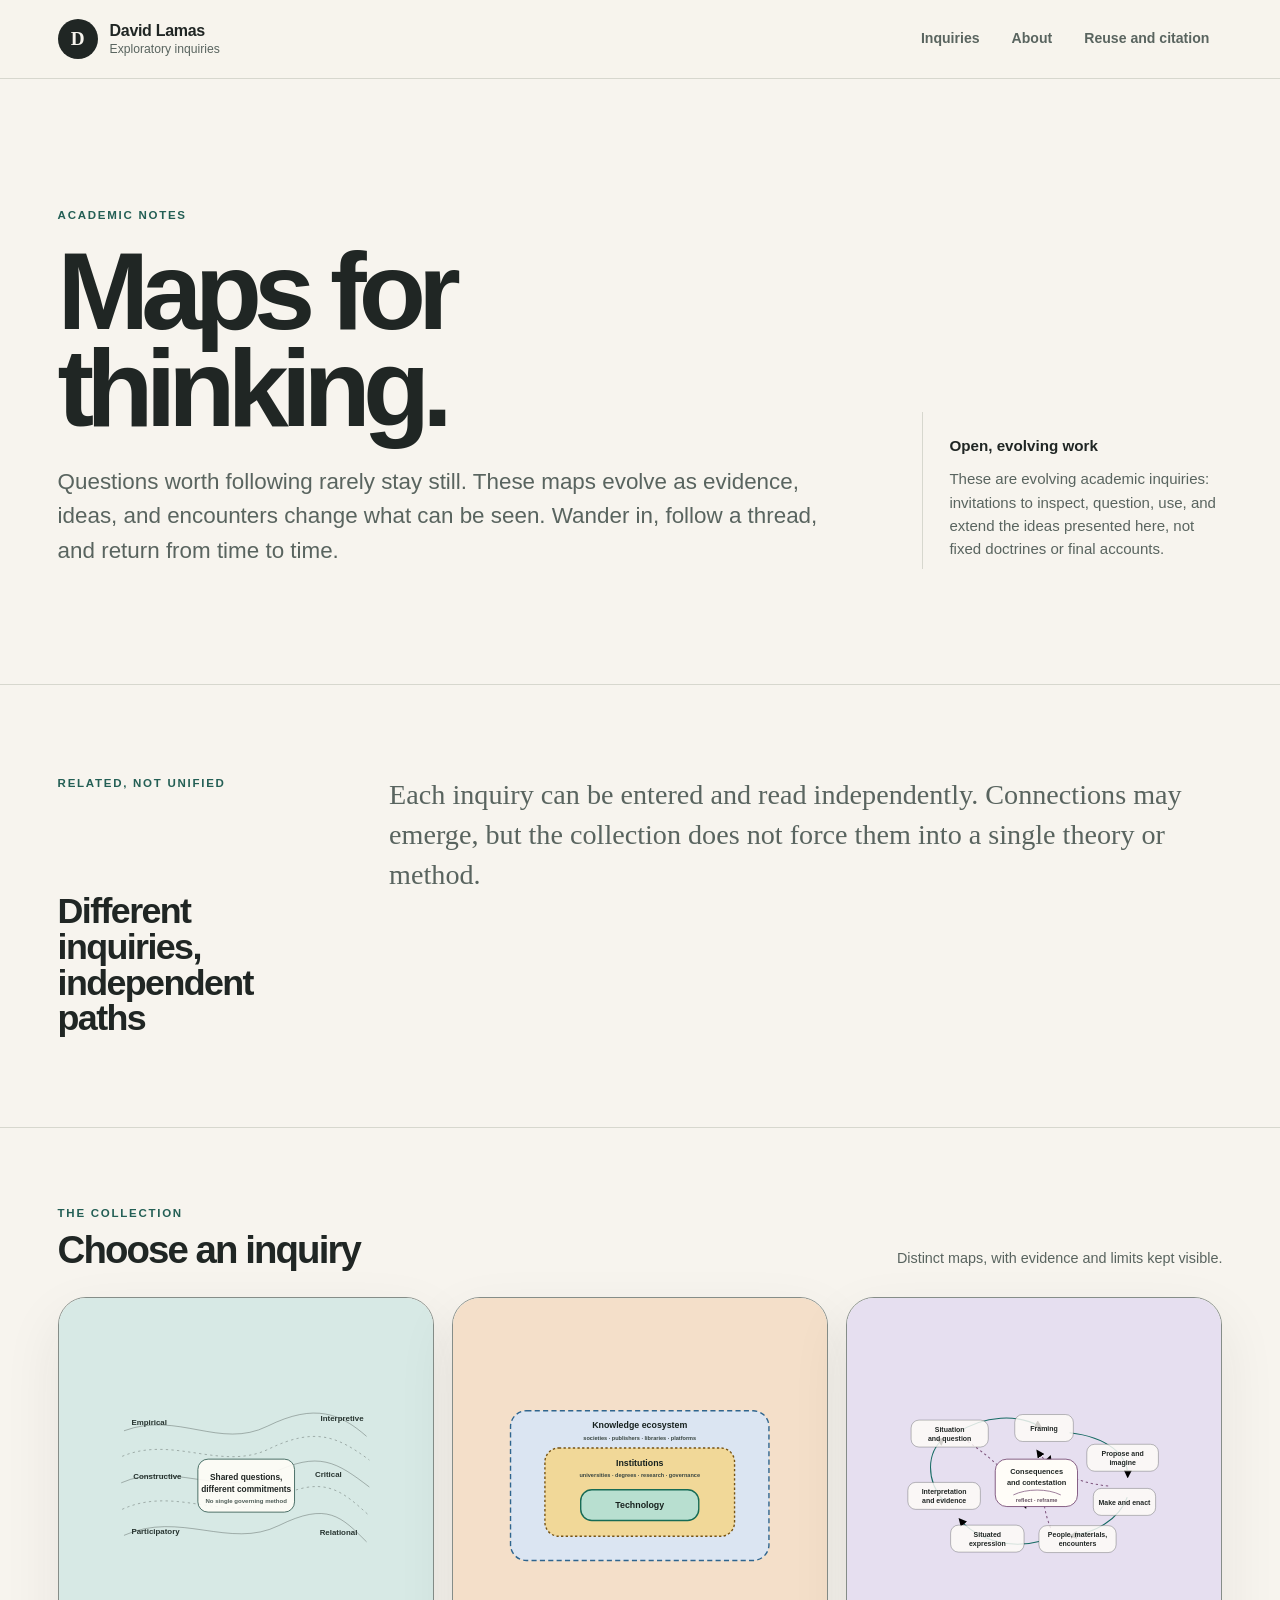
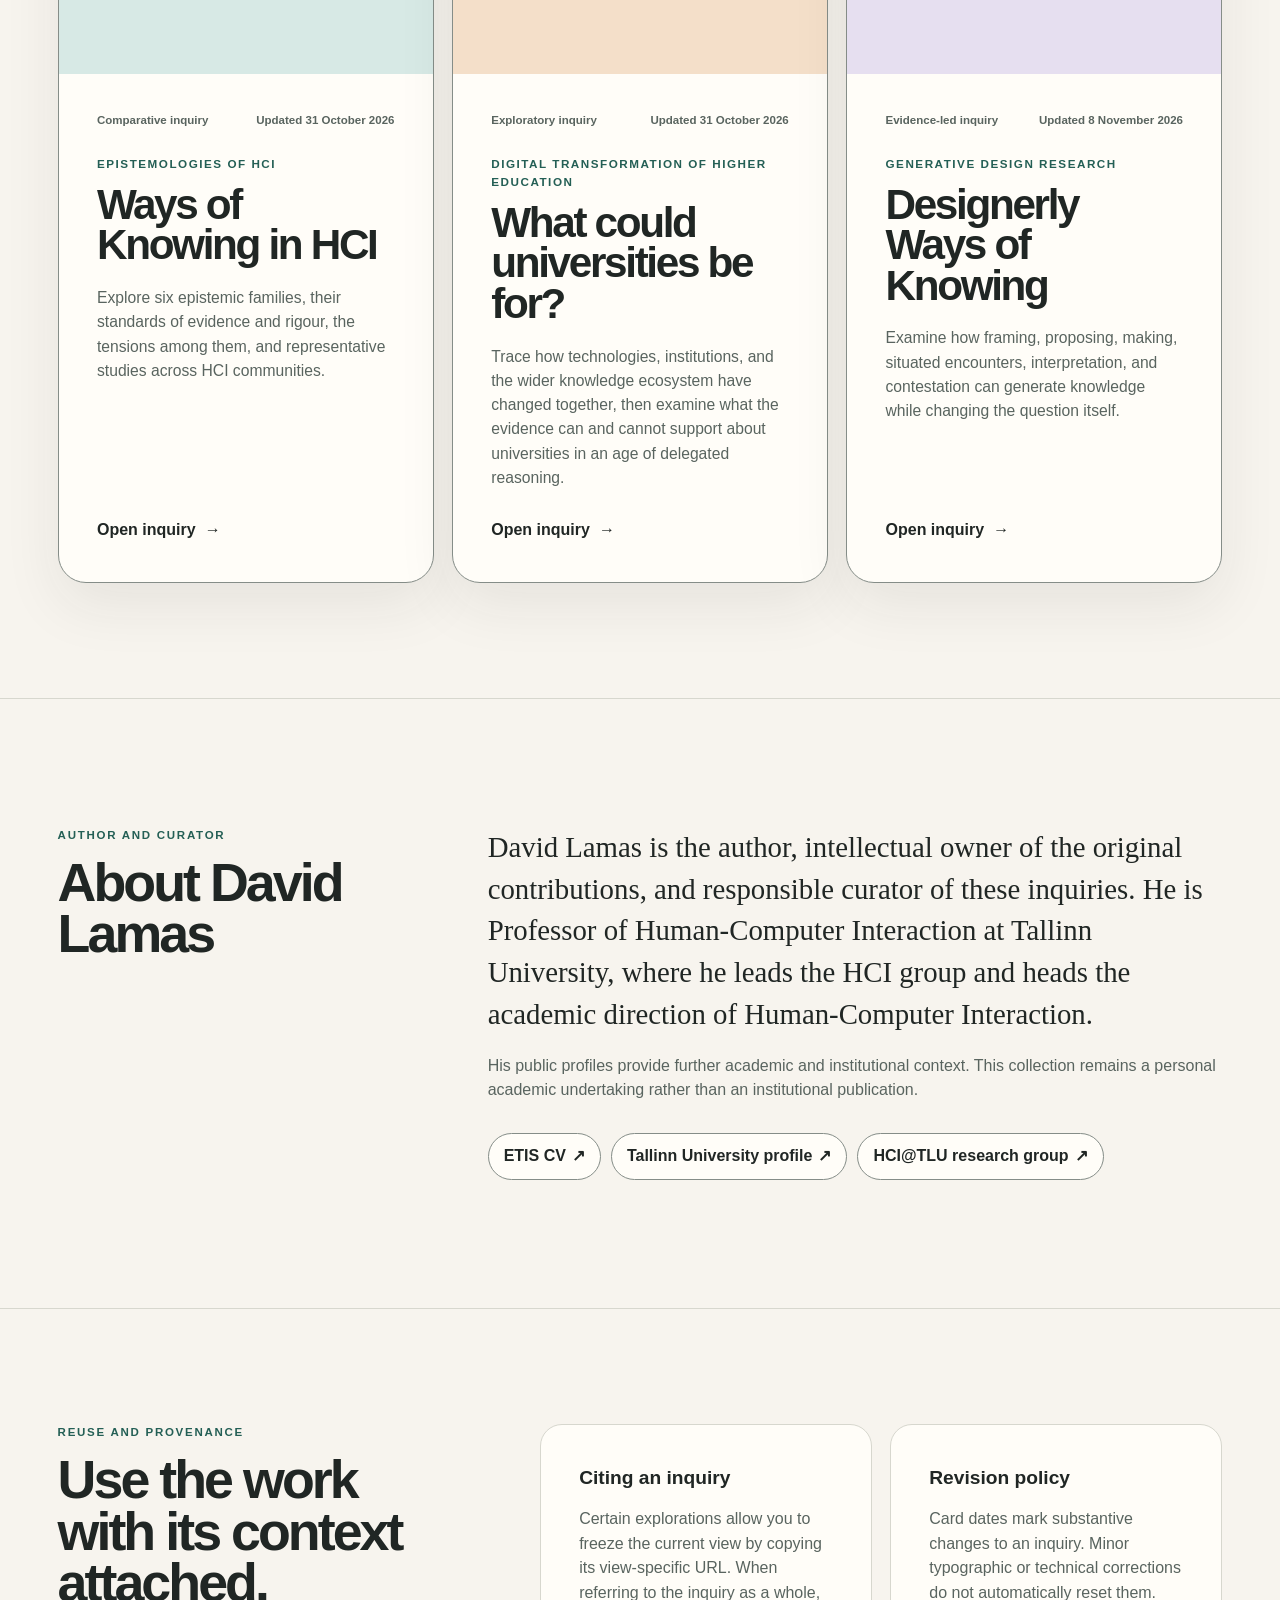
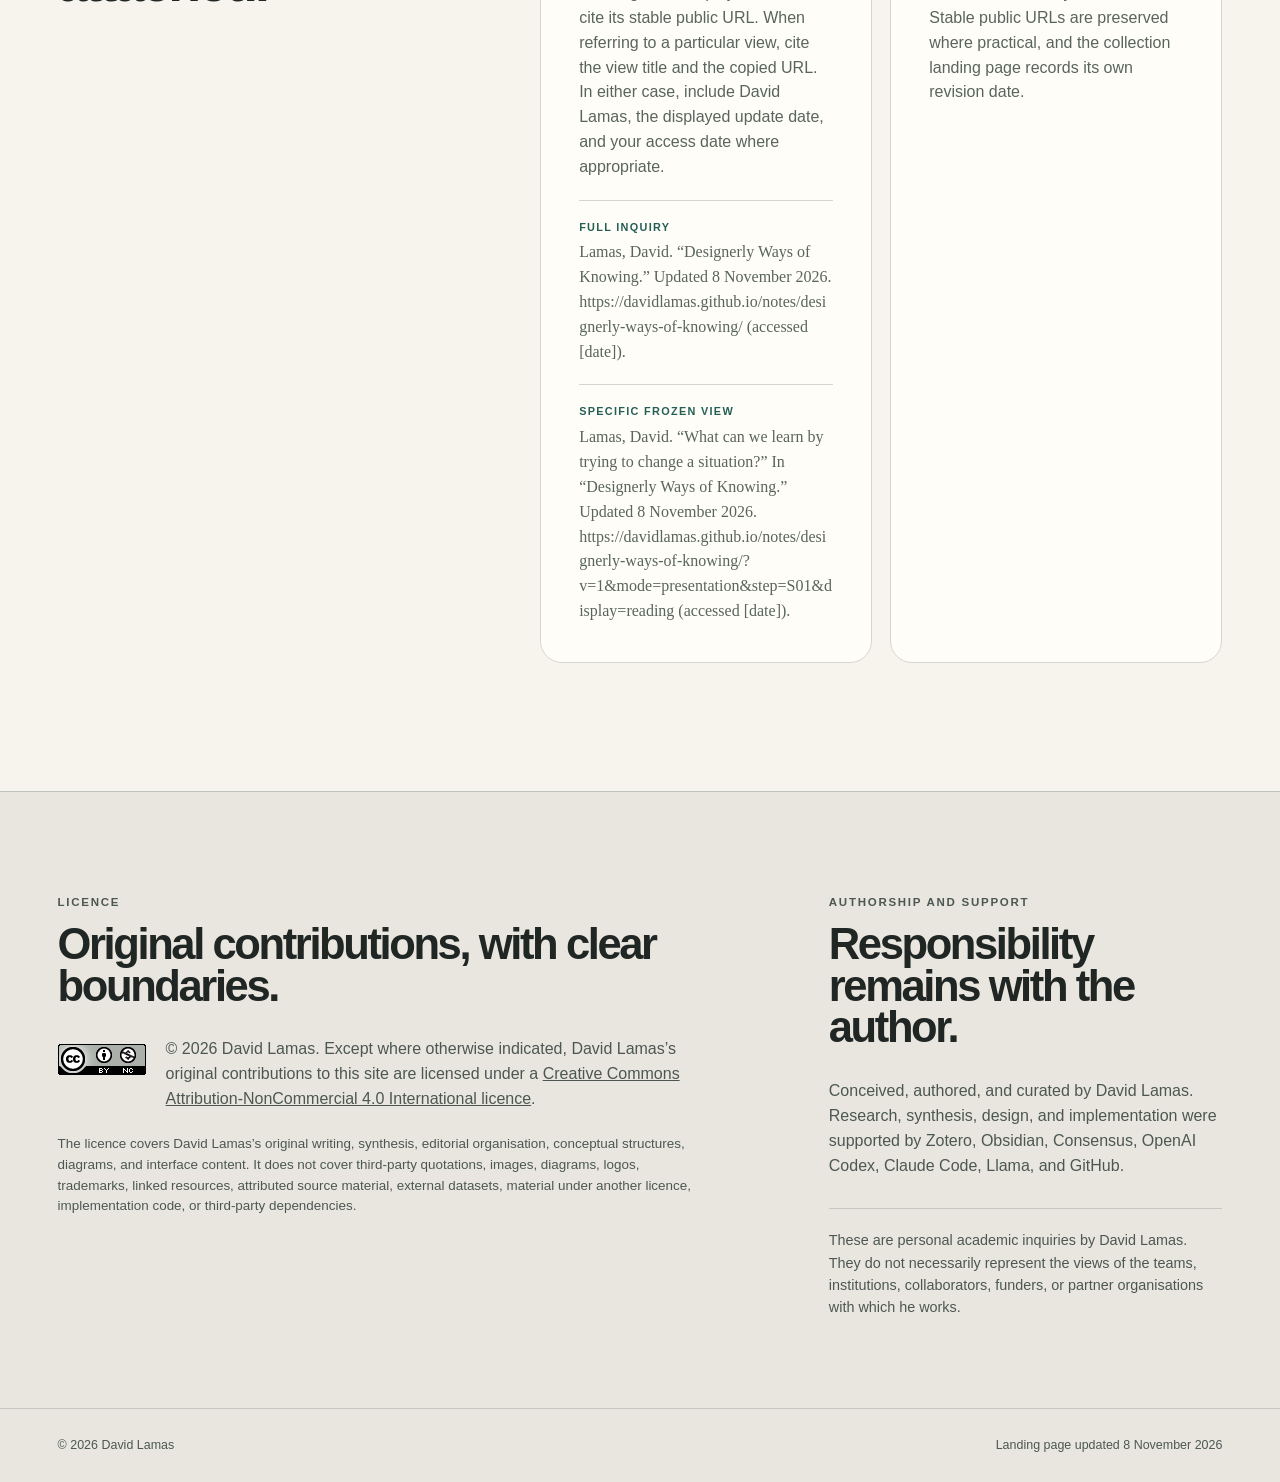
<file: index.html>
<!doctype html>
<html lang="en" prefix="cc: https://creativecommons.org/ns# dcterms: https://purl.org/dc/terms/">
<head>
  <meta charset="utf-8">
  <meta name="viewport" content="width=device-width, initial-scale=1">
  <meta name="description" content="Evolving academic inquiries by David Lamas, developed as open maps for thinking.">
  <meta name="author" content="David Lamas">
  <meta name="dcterms.creator" content="David Lamas">
  <meta name="dcterms.license" content="https://creativecommons.org/licenses/by-nc/4.0/">
  <meta name="theme-color" content="#f7f4ee">
  <link rel="canonical" href="https://davidlamas.github.io/notes/">
  <link rel="license" href="https://creativecommons.org/licenses/by-nc/4.0/">
  <link rel="icon" href="assets/site-mark.svg" type="image/svg+xml">
  <meta property="og:type" content="website">
  <meta property="og:site_name" content="David Lamas · Maps for thinking">
  <meta property="og:title" content="Maps for thinking · David Lamas">
  <meta property="og:description" content="Evolving academic inquiries, with evidence and limits kept visible.">
  <meta property="og:url" content="https://davidlamas.github.io/notes/">
  <meta property="og:image" content="https://davidlamas.github.io/notes/assets/notes-collection-social.png">
  <meta property="og:image:width" content="1200">
  <meta property="og:image:height" content="630">
  <meta property="og:image:alt" content="Maps for thinking by David Lamas, an evolving collection of academic inquiries.">
  <meta name="twitter:card" content="summary_large_image">
  <meta name="twitter:title" content="Maps for thinking · David Lamas">
  <meta name="twitter:description" content="Evolving academic inquiries, with evidence and limits kept visible.">
  <meta name="twitter:image" content="https://davidlamas.github.io/notes/assets/notes-collection-social.png">
  <title>Maps for thinking · David Lamas</title>
  <link rel="stylesheet" href="assets/landing.css?v=1">
  <script type="application/ld+json">
  {
    "@context": "https://schema.org",
    "@type": "CollectionPage",
    "name": "Maps for thinking by David Lamas",
    "description": "Evolving academic inquiries developed as open maps for thinking.",
    "url": "https://davidlamas.github.io/notes/",
    "dateModified": "2026-11-08",
    "license": "https://creativecommons.org/licenses/by-nc/4.0/",
    "author": {
      "@type": "Person",
      "name": "David Lamas",
      "jobTitle": "Professor of Human-Computer Interaction",
      "url": "https://www.tlu.ee/en/node/106045",
      "sameAs": [
        "https://www.etis.ee/CV/David%20Ribeiro_Lamas/",
        "https://www.tlu.ee/en/node/106045"
      ],
      "affiliation": {
        "@type": "Organization",
        "name": "Tallinn University",
        "url": "https://www.tlu.ee/"
      }
    },
    "hasPart": [
      {
        "@type": "CreativeWork",
        "name": "Ways of Knowing in HCI",
        "url": "https://davidlamas.github.io/notes/ways-of-knowing-in-hci/",
        "dateModified": "2026-10-31"
      },
      {
        "@type": "CreativeWork",
        "name": "Digital Transformation of Higher Education",
        "alternateName": "What could universities be for?",
        "url": "https://davidlamas.github.io/notes/digital-transformation-of-higher-education/",
        "dateModified": "2026-10-31"
      },
      {
        "@type": "CreativeWork",
        "name": "Designerly Ways of Knowing",
        "url": "https://davidlamas.github.io/notes/designerly-ways-of-knowing/",
        "dateModified": "2026-11-08"
      }
    ]
  }
  </script>
</head>
<body about="https://davidlamas.github.io/notes/" typeof="cc:Work">
  <a class="skip-link" href="#main">Skip to main content</a>

  <header class="site-header">
    <div class="site-shell header-inner">
      <a class="identity" href="#top" aria-label="David Lamas academic inquiries, page top">
        <span class="identity-mark" aria-hidden="true">D</span>
        <span>David Lamas <small>Exploratory inquiries</small></span>
      </a>
      <nav class="page-nav" aria-label="On this page">
        <a href="#inquiries">Inquiries</a>
        <a href="#about">About</a>
        <a href="#reuse">Reuse and citation</a>
      </nav>
    </div>
  </header>

  <main id="main" tabindex="-1">
    <section class="hero site-shell" id="top" aria-labelledby="page-title">
      <div class="hero-copy">
        <p class="eyebrow">Academic notes</p>
        <h1 id="page-title">Maps for thinking.</h1>
        <p class="standfirst">Questions worth following rarely stay still. These maps evolve as evidence, ideas, and encounters change what can be seen. Wander in, follow a thread, and return from time to time.</p>
      </div>
      <aside class="inquiry-note" aria-labelledby="inquiry-note-title">
        <h2 id="inquiry-note-title">Open, evolving work</h2>
        <p>These are evolving academic inquiries: invitations to inspect, question, use, and extend the ideas presented here, not fixed doctrines or final accounts.</p>
      </aside>
    </section>

    <section class="relationship site-shell" aria-labelledby="relationship-title">
      <p class="eyebrow">Related, not unified</p>
      <h2 id="relationship-title">Different inquiries, independent paths</h2>
      <p>Each inquiry can be entered and read independently. Connections may emerge, but the collection does not force them into a single theory or method.</p>
    </section>

    <section class="inquiries site-shell" id="inquiries" aria-labelledby="inquiries-title">
      <div class="section-heading">
        <div>
          <p class="eyebrow">The collection</p>
          <h2 id="inquiries-title">Choose an inquiry</h2>
        </div>
        <p>Distinct maps, with evidence and limits kept visible.</p>
      </div>

      <div class="card-grid">
        <a class="inquiry-card inquiry-card-hci" href="ways-of-knowing-in-hci/">
          <span class="card-visual">
            <span class="visually-hidden">Diagram: six distinct HCI traditions remain separate while addressing shared questions about evidence, explanation, design, values, participation, and power.</span>
            <svg viewBox="0 0 640 390" aria-hidden="true" focusable="false">
              <path class="hci-thread thread-1" d="M58 77 C174 34 264 118 367 67 S525 41 580 89"></path>
              <path class="hci-thread thread-2" d="M54 132 C163 86 269 165 370 116 S520 91 586 140"></path>
              <path class="hci-thread thread-3" d="M52 189 C159 141 270 222 374 170 S516 145 586 198"></path>
              <path class="hci-thread thread-4" d="M54 246 C170 193 275 278 381 224 S526 205 584 258"></path>
              <path class="hci-thread thread-5" d="M58 302 C177 248 286 333 391 281 S526 262 580 316"></path>
              <g class="hci-labels">
                <text x="74" y="64">Empirical</text>
                <text x="481" y="57">Interpretive</text>
                <text x="78" y="180">Constructive</text>
                <text x="469" y="177">Critical</text>
                <text x="74" y="298">Participatory</text>
                <text x="479" y="301">Relational</text>
              </g>
              <g class="hci-centre">
                <rect x="217" y="138" width="208" height="114" rx="22"></rect>
                <text x="321" y="182">Shared questions,</text>
                <text x="321" y="209">different commitments</text>
                <text class="hci-small" x="321" y="232">No single governing method</text>
              </g>
            </svg>
          </span>
          <span class="card-body">
            <span class="card-meta"><span>Comparative inquiry</span><time datetime="2026-10-31">Updated 31 October 2026</time></span>
            <span class="card-subject">Epistemologies of HCI</span>
            <span class="card-title" role="heading" aria-level="3">Ways of Knowing in HCI</span>
            <span class="card-description">Explore six epistemic families, their standards of evidence and rigour, the tensions among them, and representative studies across HCI communities.</span>
            <span class="card-action">Open inquiry <span aria-hidden="true">→</span></span>
          </span>
        </a>

        <a class="inquiry-card inquiry-card-higher-ed" href="digital-transformation-of-higher-education/">
          <span class="card-visual">
            <span class="visually-hidden">Diagram: technology sits within institutions, and institutions sit within a wider knowledge ecosystem.</span>
            <svg viewBox="0 0 640 390" aria-hidden="true" focusable="false">
              <rect class="ecosystem" x="42" y="34" width="556" height="322" rx="34"></rect>
              <text class="diagram-title" x="320" y="72">Knowledge ecosystem</text>
              <text class="diagram-note" x="320" y="96">societies · publishers · libraries · platforms</text>
              <rect class="institutions" x="116" y="114" width="408" height="190" rx="30"></rect>
              <text class="diagram-title" x="320" y="153">Institutions</text>
              <text class="diagram-note" x="320" y="177">universities · degrees · research · governance</text>
              <rect class="technology" x="193" y="204" width="254" height="66" rx="24"></rect>
              <text class="diagram-title" x="320" y="244">Technology</text>
            </svg>
          </span>
          <span class="card-body">
            <span class="card-meta"><span>Exploratory inquiry</span><time datetime="2026-10-31">Updated 31 October 2026</time></span>
            <span class="card-subject">Digital Transformation of Higher Education</span>
            <span class="card-title" role="heading" aria-level="3">What could universities be for?</span>
            <span class="card-description">Trace how technologies, institutions, and the wider knowledge ecosystem have changed together, then examine what the evidence can and cannot support about universities in an age of delegated reasoning.</span>
            <span class="card-action">Open inquiry <span aria-hidden="true">→</span></span>
          </span>
        </a>

        <a class="inquiry-card inquiry-card-designerly" href="designerly-ways-of-knowing/">
          <span class="card-visual">
            <span class="visually-hidden">Diagram: a consequential situation is framed, proposed into, made, encountered, expressed, interpreted, contested, and reframed. Arrows loop and cross, showing that encounters can change both the proposal and the question.</span>
            <svg viewBox="0 0 640 390" aria-hidden="true" focusable="false">
              <defs>
                <marker id="arrow-designerly" markerWidth="8" markerHeight="8" refX="6" refY="4" orient="auto">
                  <path d="M0 0 L8 4 L0 8 z"></path>
                </marker>
              </defs>
              <g class="designerly-links">
                <path d="M153 82 C210 43 286 40 333 69"></path>
                <path d="M395 81 C477 90 521 130 520 175"></path>
                <path d="M519 220 C501 269 448 297 398 303"></path>
                <path d="M329 315 C263 333 194 309 159 268"></path>
                <path d="M126 230 C84 183 88 123 124 94"></path>
                <path class="cross-link" d="M176 100 C240 145 280 184 300 241"></path>
                <path class="cross-link" d="M478 196 C405 187 356 164 326 121"></path>
                <path class="cross-link" d="M354 286 C334 235 333 188 353 133"></path>
              </g>
              <g class="designerly-node question"><rect x="54" y="54" width="166" height="58" rx="17"></rect><text x="137" y="79">Situation</text><text x="137" y="98">and question</text></g>
              <g class="designerly-node framing"><rect x="277" y="42" width="126" height="58" rx="17"></rect><text x="340" y="77">Framing</text></g>
              <g class="designerly-node propose"><rect x="432" y="106" width="154" height="58" rx="17"></rect><text x="509" y="131">Propose and</text><text x="509" y="150">imagine</text></g>
              <g class="designerly-node make"><rect x="446" y="201" width="134" height="58" rx="17"></rect><text x="513" y="236">Make and enact</text></g>
              <g class="designerly-node encounter"><rect x="329" y="281" width="166" height="58" rx="17"></rect><text x="412" y="306">People, materials,</text><text x="412" y="325">encounters</text></g>
              <g class="designerly-node expression"><rect x="139" y="280" width="158" height="58" rx="17"></rect><text x="218" y="305">Situated</text><text x="218" y="324">expression</text></g>
              <g class="designerly-node interpret"><rect x="47" y="188" width="156" height="58" rx="17"></rect><text x="125" y="213">Interpretation</text><text x="125" y="232">and evidence</text></g>
              <g class="designerly-centre"><rect x="235" y="138" width="177" height="102" rx="25"></rect><text x="324" y="171">Consequences</text><text x="324" y="193">and contestation</text><path d="M274 215 C302 201 348 201 376 215"></path><text class="designerly-small" x="324" y="230">reflect · reframe</text></g>
            </svg>
          </span>
          <span class="card-body">
            <span class="card-meta"><span>Evidence-led inquiry</span><time datetime="2026-11-08">Updated 8 November 2026</time></span>
            <span class="card-subject">Generative design research</span>
            <span class="card-title" role="heading" aria-level="3">Designerly Ways of Knowing</span>
            <span class="card-description">Examine how framing, proposing, making, situated encounters, interpretation, and contestation can generate knowledge while changing the question itself.</span>
            <span class="card-action">Open inquiry <span aria-hidden="true">→</span></span>
          </span>
        </a>
      </div>
    </section>

    <section class="about site-shell" id="about" aria-labelledby="about-title">
      <div class="about-heading">
        <p class="eyebrow">Author and curator</p>
        <h2 id="about-title">About David Lamas</h2>
      </div>
      <div class="about-copy">
        <p class="about-lead">David Lamas is the author, intellectual owner of the original contributions, and responsible curator of these inquiries. He is Professor of Human-Computer Interaction at Tallinn University, where he leads the HCI group and heads the academic direction of Human-Computer Interaction.</p>
        <p>His public profiles provide further academic and institutional context. This collection remains a personal academic undertaking rather than an institutional publication.</p>
        <ul class="profile-links" aria-label="David Lamas profiles and group">
          <li><a class="external-link" href="https://www.etis.ee/CV/David%20Ribeiro_Lamas/">ETIS CV <span aria-hidden="true">↗</span><span class="visually-hidden">, external site</span></a></li>
          <li><a class="external-link" href="https://www.tlu.ee/en/node/106045">Tallinn University profile <span aria-hidden="true">↗</span><span class="visually-hidden">, external site</span></a></li>
          <li><a class="external-link" href="https://hci.tlu.ee/">HCI@TLU research group <span aria-hidden="true">↗</span><span class="visually-hidden">, external site</span></a></li>
        </ul>
      </div>
    </section>

    <section class="reuse site-shell" id="reuse" aria-labelledby="reuse-title">
      <div class="reuse-heading">
        <p class="eyebrow">Reuse and provenance</p>
        <h2 id="reuse-title">Use the work with its context attached.</h2>
      </div>
      <div class="reuse-grid">
        <article>
          <h3>Citing an inquiry</h3>
          <p>Certain explorations allow you to freeze the current view by copying its view-specific URL. When referring to the inquiry as a whole, cite its stable public URL. When referring to a particular view, cite the view title and the copied URL. In either case, include David Lamas, the displayed update date, and your access date where appropriate.</p>
          <p class="citation-example"><span>Full inquiry</span>Lamas, David. “Designerly Ways of Knowing.” Updated 8 November 2026. https://davidlamas.github.io/notes/designerly-ways-of-knowing/ (accessed [date]).</p>
          <p class="citation-example"><span>Specific frozen view</span>Lamas, David. “What can we learn by trying to change a situation?” In “Designerly Ways of Knowing.” Updated 8 November 2026. https://davidlamas.github.io/notes/designerly-ways-of-knowing/?v=1&amp;mode=presentation&amp;step=S01&amp;display=reading (accessed [date]).</p>
        </article>
        <article>
          <h3>Revision policy</h3>
          <p>Card dates mark substantive changes to an inquiry. Minor typographic or technical corrections do not automatically reset them. Stable public URLs are preserved where practical, and the collection landing page records its own revision date.</p>
        </article>
      </div>
    </section>
  </main>

  <footer class="site-footer">
    <div class="site-shell footer-grid">
      <section class="licence" aria-labelledby="licence-title">
        <p class="eyebrow">Licence</p>
        <h2 id="licence-title">Original contributions, with clear boundaries.</h2>
        <div class="licence-row">
          <a class="cc-badge" rel="license" href="https://creativecommons.org/licenses/by-nc/4.0/" aria-label="Creative Commons Attribution-NonCommercial 4.0 International licence">
            <img src="assets/cc-by-nc-4.0.png" width="88" height="31" alt="">
          </a>
          <p property="dcterms:rights">© 2026 David Lamas. Except where otherwise indicated, David Lamas’s original contributions to this site are licensed under a <a rel="license" href="https://creativecommons.org/licenses/by-nc/4.0/">Creative Commons Attribution-NonCommercial 4.0 International licence</a>.</p>
        </div>
        <p class="scope-note">The licence covers David Lamas’s original writing, synthesis, editorial organisation, conceptual structures, diagrams, and interface content. It does not cover third-party quotations, images, diagrams, logos, trademarks, linked resources, attributed source material, external datasets, material under another licence, implementation code, or third-party dependencies.</p>
      </section>

      <section class="credits" aria-labelledby="credits-title">
        <p class="eyebrow">Authorship and support</p>
        <h2 id="credits-title">Responsibility remains with the author.</h2>
        <p>Conceived, authored, and curated by David Lamas. Research, synthesis, design, and implementation were supported by Zotero, Obsidian, Consensus, OpenAI Codex, Claude Code, Llama, and GitHub.</p>
        <p class="independence">These are personal academic inquiries by David Lamas. They do not necessarily represent the views of the teams, institutions, collaborators, funders, or partner organisations with which he works.</p>
      </section>
    </div>
    <div class="site-shell footer-bottom">
      <p>© 2026 David Lamas</p>
      <p>Landing page updated <time datetime="2026-11-08">8 November 2026</time></p>
    </div>
  </footer>
</body>
</html>
</file>
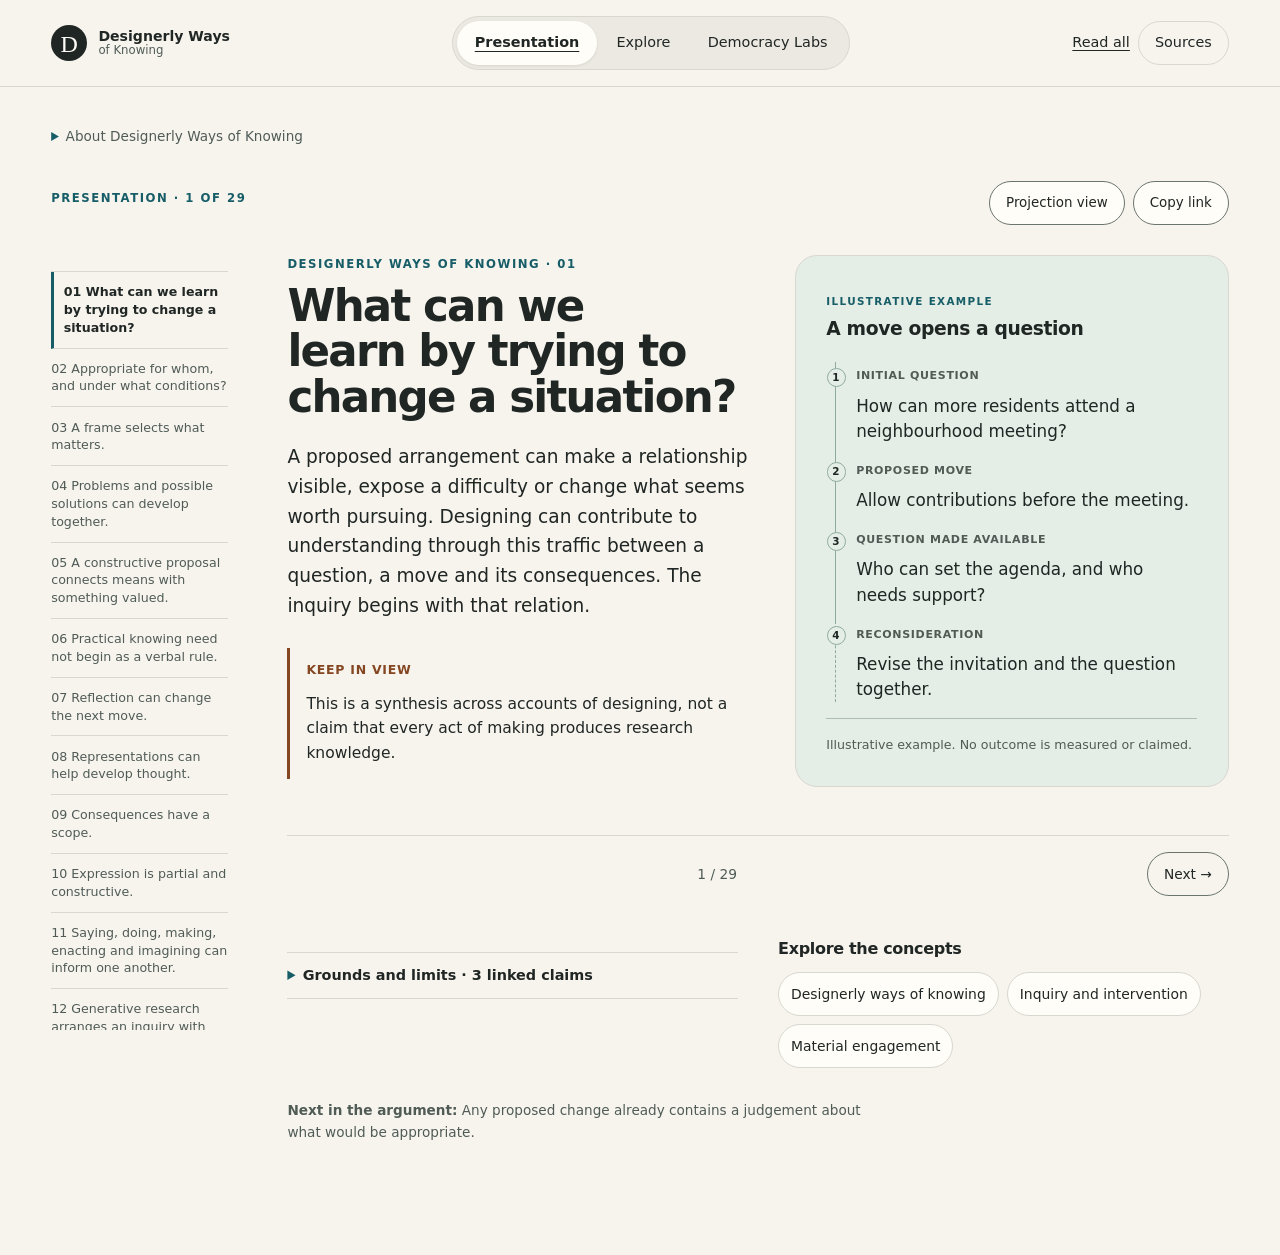
<file: designerly-ways-of-knowing/index.html>
<!doctype html>
<html lang="en">
<head>
  <meta charset="utf-8">
  <meta name="viewport" content="width=device-width,initial-scale=1">
  <meta name="description" content="How proposing, making and reflecting contribute to inquiry, with Democracy Labs as an evidence-led worked case.">
  <meta name="theme-color" content="#f7f4ee">
  <link rel="icon" href="data:,">
  <title>Designerly Ways of Knowing</title>
  <link rel="stylesheet" href="styles.css?v=10">
  <link rel="stylesheet" href="enhancements.css?v=2">
</head>
<body>
  <a class="skip-link" href="#main">Skip to content</a>
  <header class="site-header">
    <a class="wordmark" href="../" aria-label="Research maps home"><span aria-hidden="true">D</span><strong>Designerly Ways <small>of Knowing</small></strong></a>
    <nav class="mode-switch" aria-label="Inquiry mode">
      <a href="?v=1&amp;mode=presentation&amp;step=S01&amp;display=reading" data-mode="presentation">Presentation</a>
      <a href="?v=1&amp;mode=explore&amp;entry=question&amp;graphView=relations" data-mode="explore">Explore</a>
      <a href="?v=1&amp;mode=labs&amp;dlv=1&amp;view=overview" data-mode="labs">Democracy Labs</a>
    </nav>
    <div class="header-actions"><a href="reading.html">Read all</a><button id="sources-open" type="button">Sources</button></div>
  </header>
  <div id="state-notice" class="notice" role="status" hidden></div>
  <main id="main"><h1 class="visually-hidden">Designerly Ways of Knowing</h1>
    <section class="intro" aria-label="About this inquiry"><details class="inquiry-about"><summary>About Designerly Ways of Knowing</summary>
      <p class="eyebrow">An interactive scholarly inquiry</p>
      <h2 id="page-title">Designerly Ways of Knowing</h2>
      <p class="standfirst">How can proposing, making and reflecting help people understand a situation while trying to change it? Explore design as inquiry, generative research as an arranged encounter, and Democracy Labs as a case with visible evidence and limits.</p>
      <p class="evidence-note">The inquiry uses a bounded set of inspected records. An unverified link is not proof that nothing happened beyond those records.</p>
    </details></section>
    <div id="app" aria-live="off">
      <section class="fallback-reading" aria-labelledby="fallback-title">
        <h2 id="fallback-title">Three ways into the inquiry</h2>
        <div class="entrances">
          <a href="?v=1&amp;mode=presentation&amp;step=S01&amp;display=reading"><strong>Follow the argument</strong><span>From material moves to interpretation, evidence and limits.</span></a>
          <a href="?v=1&amp;mode=explore&amp;entry=question&amp;graphView=relations"><strong>Begin with a question</strong><span>Read concepts through meaningful, typed relations.</span></a>
          <a href="?v=1&amp;mode=labs&amp;dlv=1&amp;view=overview"><strong>Inspect Democracy Labs</strong><span>Trace encounters, transformations, proposals and gaps.</span></a>
        </div>
      </section>
    </div>
  </main>
  <dialog id="sources-dialog" aria-labelledby="sources-title">
    <div class="dialog-head"><div><p class="eyebrow">Source system</p><h2 id="sources-title">Reading and evidence</h2></div><button type="button" data-close-dialog aria-label="Close sources">Close</button></div>
    <p>Sources are identified by citation, inspected version, reading coverage and evidential role. A citation route does not expand what was read.</p>
    <div id="source-list"></div>
  </dialog>
  <div class="toast" id="toast" role="status" aria-live="polite"></div>
  <noscript><div class="noscript"><strong>The interactive controls need JavaScript.</strong> The complete argument, concepts, case records, gaps and citations remain available in the <a href="reading.html">static reading edition</a>.</div></noscript>
  <script src="app.js?v=10"></script>
</body>
</html>
</file>
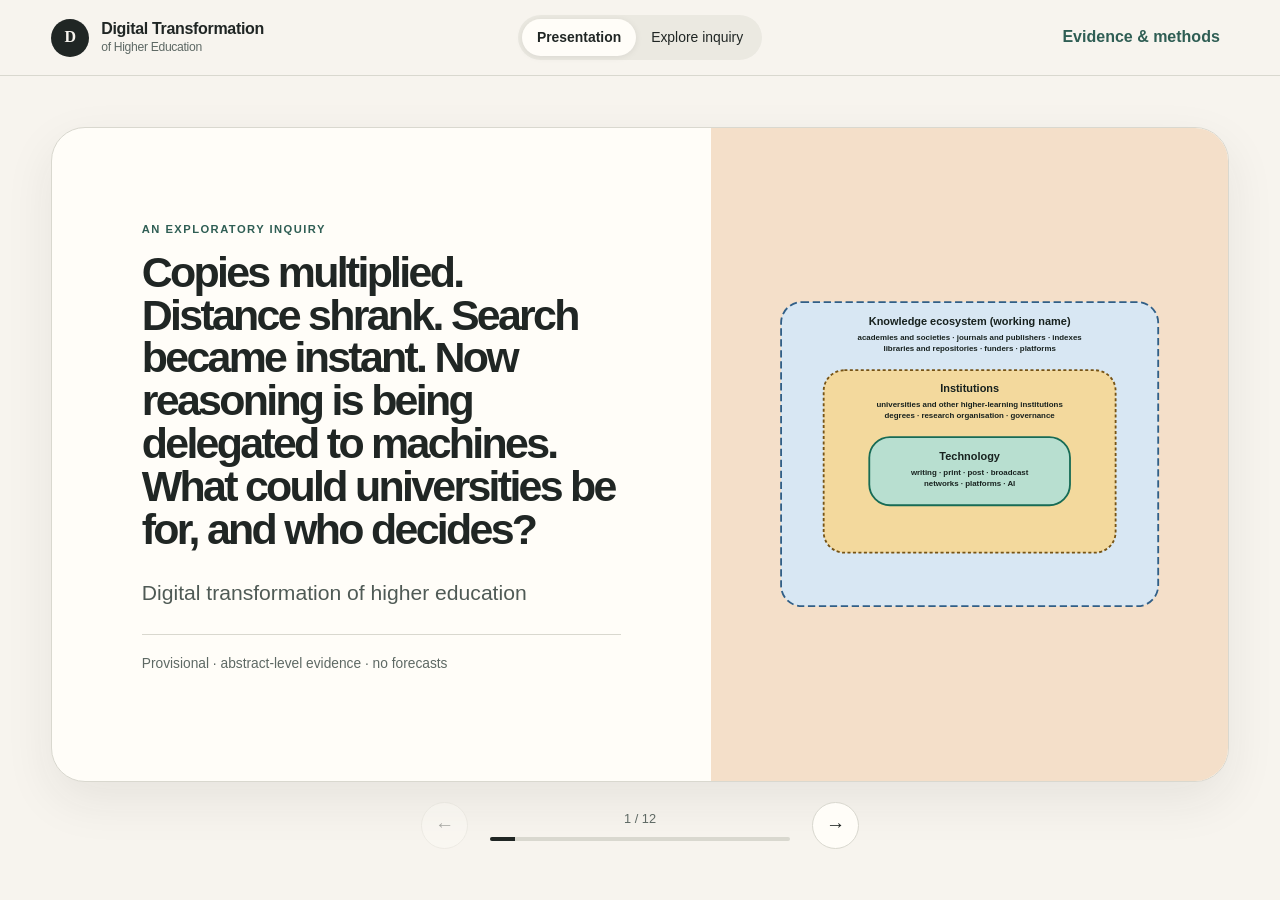
<file: digital-transformation-of-higher-education/index.html>
<!DOCTYPE html>
<html lang="en">
<head>
  <meta charset="utf-8">
  <meta name="viewport" content="width=device-width, initial-scale=1">
  <meta name="description" content="Copies multiplied. Distance shrank. Search became instant. Now reasoning is being delegated to machines. What could universities be for, and who decides?">
  <meta property="og:title" content="What could universities be for?">
  <meta property="og:description" content="Copies multiplied. Distance shrank. Search became instant. Now reasoning is being delegated to machines. What could universities be for, and who decides?">
  <meta property="og:type" content="website">
  <meta property="og:url" content="https://davidlamas.github.io/notes/digital-transformation-of-higher-education/">
  <meta name="twitter:card" content="summary">
  <meta name="twitter:title" content="What could universities be for?">
  <meta name="twitter:description" content="Copies multiplied. Distance shrank. Search became instant. Now reasoning is being delegated to machines. What could universities be for, and who decides?">
  <meta name="theme-color" content="#f7f4ee">
  <link rel="icon" href="data:,">
  <title>What could universities be for? | Higher education inquiry</title>
  <link rel="stylesheet" href="styles.css?v=2">
</head>
<body>
  <a class="skip-link" href="#main">Skip to content</a>
  <header class="site-header">
    <a class="wordmark" href="../" aria-label="Research maps home"><span class="wordmark-mark" aria-hidden="true">D</span><span>Digital Transformation <small>of Higher Education</small></span></a>
    <nav class="mode-switch" aria-label="Choose a view"><button class="mode-button is-active" type="button" data-mode="presentation" aria-pressed="true">Presentation</button><button class="mode-button" type="button" data-mode="exploration" aria-pressed="false">Explore inquiry</button></nav>
    <button class="text-button" id="methods-open" type="button" aria-haspopup="dialog">Evidence &amp; methods</button>
  </header>

  <main id="main" tabindex="-1">
    <section id="presentation" class="mode-view" aria-label="Guided presentation">
      <div class="deck" id="deck" aria-live="polite" aria-atomic="true"></div>
      <div class="deck-controls" role="group" aria-label="Presentation controls"><button class="round-button" id="slide-prev" type="button" aria-label="Previous slide">←</button><div class="deck-progress"><span id="slide-count">1 / 12</span><div class="progress-track" aria-hidden="true"><span id="progress-bar"></span></div></div><button class="round-button" id="slide-next" type="button" aria-label="Next slide">→</button></div>
    </section>

    <section id="exploration" class="mode-view" hidden aria-label="Explore the inquiry">
      <div class="explore-intro"><div><p class="eyebrow">Exploratory inquiry · v0.9.0 · 31 October 2026</p><h1>Copies multiplied. Distance shrank. Search became instant. Now reasoning is being delegated to machines. What could universities be for, and who decides?</h1></div><div class="explore-actions"><button class="secondary-button" id="stronger-preset" type="button" aria-pressed="false">Show stronger items</button><button class="secondary-button" id="share-state" type="button">Copy this view</button></div></div>
      <section class="framing" aria-labelledby="framing-title"><h2 id="framing-title" class="sr-only">Questions at three levels</h2><div class="question-grid"><a class="question-card" href="#timeline-section" data-level-link="micro"><span>People</span><small>micro</small><p>Lectures reached the kitchen table, and literature could be found in seconds. Now drafts, analyses and answers can be generated. What happens to the everyday work of teaching, researching and learning, and who benefits?</p></a><a class="question-card" href="#timeline-section" data-level-link="meso"><span>Institutions</span><small>meso</small><p>Correspondence, broadcast and the web extended the campus, while journals, indexes and platforms took on evaluation and publishing around it. What happens to degrees, research organisation and governance once reasoning is delegated to machines?</p></a><a class="question-card" href="#timeline-section" data-level-link="macro"><span>Society</span><small>macro</small><p>Academies, publishers, libraries and platforms each carry part of the work of knowing. If reasoning is delegated to machines, what place does the university have in the knowledge system, and what mandate justifies it?</p></a></div><p class="evidence-line">What follows maps what the evidence can and cannot say.</p><div id="ecosystem-diagram" class="ecosystem-diagram"></div></section>
      <aside class="evidence-banner" aria-label="Important evidence status"><strong>Working map, not settled evidence.</strong><span>The literature syntheses were produced with an AI literature-search tool; extraction, coding and draft copy were produced by an AI model. Nothing has been verified against the underlying papers.</span></aside>
      <section class="snapshot" aria-labelledby="snapshot-title"><div><p class="eyebrow">Inquiry at a glance</p><h2 id="snapshot-title">Broad in time, uneven in evidence</h2></div><div class="stat-grid" id="stat-grid"></div></section>
      <nav class="section-nav" aria-label="Explore sections"><a href="#timeline-section">Timeline</a><a href="#framework-section">Framework</a><a href="#claims-section">Claims</a><a href="#quality-section">Evidence quality</a><a href="#bibliography-section">Bibliography</a></nav>

      <section id="timeline-section" class="page-section" aria-labelledby="timeline-title">
        <div class="section-heading"><div><p class="eyebrow">Historical evidence</p><h2 id="timeline-title">A layered timeline</h2></div><p>Piecewise periods keep ancient history visible without squeezing recent change. Approximate, inferred and undated items remain explicit.</p></div>
        <div class="filter-panel" role="group" aria-label="Timeline filters">
          <label class="search-box"><span>Search</span><input id="timeline-search" type="search" placeholder="Milestone, description, place…" autocomplete="off"></label>
          <label>Track<select id="filter-track"><option value="all">All tracks</option></select></label><label>Function<select id="filter-function"><option value="all">All functions</option></select></label><label>Level<select id="filter-level"><option value="all">All levels</option></select></label><label>Region<select id="filter-region"><option value="all">All regions</option></select></label><label>Reading<select id="filter-reading"><option value="all">All readings</option></select></label><label>Change<select id="filter-change"><option value="all">All change types</option></select></label><label>Evidence<select id="filter-evidence"><option value="all">All evidence</option></select></label>
          <label>Review<select id="filter-review"><option value="all">All review states</option><option value="reviewed">No review flag</option><option value="needs-review">Needs review</option></select></label><label class="check-label"><input id="show-noncanonical" type="checkbox"> Show superseded items</label><button class="secondary-button" id="reset-filters" type="button">Reset</button>
        </div>
        <div class="timeline-meta"><span id="result-count" aria-live="polite"></span><span class="date-legend"><span class="date-dot stated"></span> stated <span class="date-dot approximate"></span> approximate/inferred <span class="date-dot unsourced"></span> unsourced</span></div>
        <div class="timeline-layout"><div class="timeline-card"><div class="timeline-head" aria-hidden="true"><span>Track</span><span>Before 1500</span><span>1500–1899</span><span>1900–1999</span><span>2000–2026</span><span>Undated</span></div><section id="timeline" class="timeline" aria-label="Milestones by track and period"></section></div><aside id="detail-panel" class="detail-panel" aria-live="polite" aria-label="Selected milestone detail"></aside></div>
      </section>

      <section id="framework-section" class="page-section" aria-labelledby="framework-title">
        <div class="section-heading"><div><p class="eyebrow">Analytical framework</p><h2 id="framework-title">Two axes, three levels, three functions</h2></div><p>Counts describe the coded evidence base, not the world. “Unclear” is retained when the source does not support a judgement.</p></div>
        <div class="framework-primer" id="framework-primer"></div>
        <div class="matrix-grid"><article class="matrix-card"><div class="card-head"><h3>Levels × continuity/disruption</h3><span>select a cell to filter the timeline</span></div><div id="level-reading-matrix" class="matrix"></div></article><article class="matrix-card"><div class="card-head"><h3>Functions × levels</h3><span>select a cell to filter the timeline</span></div><div id="function-level-matrix" class="matrix"></div></article></div>
        <div class="tension-strip" id="tension-strip"></div>
      </section>

      <section id="claims-section" class="page-section" aria-labelledby="claims-title">
        <div class="section-heading"><div><p class="eyebrow">Provisional synthesis</p><h2 id="claims-title">Claims with their limits attached</h2></div><p>Selecting a claim highlights its linked milestones. Open the source trail for confidence, caveats, runs, hypotheses and references.</p></div>
        <div class="claim-grid" id="claim-grid"></div>
        <div class="section-heading compact-heading"><div><p class="eyebrow">Research agenda</p><h2>Five hypotheses, written to be tested</h2></div><p>These are not conclusions. Each names the evidence pointing toward it, the inferential limit and a next test.</p></div>
        <div class="hypothesis-list" id="hypothesis-list"></div>
        <div class="lag-panel"><div><p class="eyebrow">Rate of change</p><h3>Examples, not a trend line</h3><p>The available cases measure different things. They are shown as annotated lags rather than collapsed into a composite index.</p></div><div id="lag-list" class="lag-list"></div></div>
      </section>

      <section id="quality-section" class="page-section" aria-labelledby="quality-title">
        <div class="section-heading"><div><p class="eyebrow">Evidence quality &amp; coverage</p><h2 id="quality-title">What this map can and cannot carry</h2></div><p>Coverage charts describe the source base. They do not rank regions, institutions or societies.</p></div>
        <div class="quality-layout"><article class="quality-card"><div class="card-head"><h3>High-severity flags</h3><span>all visible</span></div><div id="quality-flags"></div></article><article class="quality-card"><div class="card-head"><h3>Regional coverage</h3><span>canonical milestones</span></div><div id="region-coverage" class="bar-list"></div></article><article class="quality-card"><div class="card-head"><h3>Papers read per run</h3><span>different search slices</span></div><div id="run-coverage"></div></article><article class="quality-card"><div class="card-head"><h3>Review &amp; verification</h3><span>coding status</span></div><div id="review-coverage"></div></article></div>
        <details class="gap-drawer"><summary>Open evidence gaps <span id="gap-count"></span></summary><div id="gap-grid" class="gap-grid"></div></details>
      </section>

      <section id="bibliography-section" class="page-section" aria-labelledby="bibliography-title">
        <div class="section-heading"><div><p class="eyebrow">Bibliography &amp; source trail</p><h2 id="bibliography-title">What the runs cited</h2></div><p>Bibliographic facts only; no abstracts or extracted passages. Inclusion is not endorsement or an individual quality assessment.</p></div>
        <div class="bibliography-controls"><button class="secondary-button" id="load-bibliography" type="button">Load 847 bibliographic entries</button><label class="search-box" hidden id="bib-search-label"><span>Search bibliography</span><input id="bib-search" type="search" placeholder="Title, author, journal…"></label><label hidden id="bib-run-label">Run<select id="bib-run"><option value="all">All runs</option></select></label><label hidden id="bib-flag-label">Type<select id="bib-flag"><option value="all">All types</option><option value="unflagged">Unflagged</option><option value="flagged">Flagged venue/type</option></select></label></div>
        <div id="bibliography-status" class="bibliography-status" aria-live="polite">The large bibliography is loaded only when requested.</div><div id="bibliography" class="bibliography"></div>
      </section>
    </section>
  </main>

  <dialog class="drawer" id="methods-dialog" aria-labelledby="methods-title"><div class="drawer-head"><div><p class="eyebrow">Evidence and method</p><h2 id="methods-title">How to read this inquiry</h2></div><button class="icon-button" type="button" data-close="methods-dialog" aria-label="Close">×</button></div><div class="drawer-content" id="methods-content"><article><h3>Of higher education, not only in it</h3><p>The inquiry concerns changes to institutional form, functions, boundaries, legitimacy and mandate, not only whether tools improve learning inside existing structures.</p></article><article><h3>Evidence, interpretation and speculation stay apart</h3><p>Observed or documented material, interpretation, debated claims, expectations and projections are labelled separately. Historical cases are analogies, not forecasts.</p></article><article><h3>Runs of different size are not interchangeable.</h3><p>The same question asked in a run that included about 20 papers and in a run that included about 100 papers returned largely different sets of papers. The three larger runs on the meso, macro and cross-level questions cited 198 distinct papers, and only 9, 9 and 14 of them also appear in the smaller runs. Conclusions that rest on a single smaller run are therefore treated as scoping.</p></article><article><h3>AI-assisted and unverified</h3><p>The literature syntheses were produced with an AI literature-search tool; extraction, coding and draft copy were produced by an AI model. Nothing has been verified against the underlying papers.</p></article><article><h3>Publication boundary</h3><p>The public site uses paraphrased curated data and bibliographic facts. Verbatim tool outputs, prompts, abstracts, extracted passages, private links and internal processing records are not published.</p></article><article><h3>Out of scope</h3><p>No forecasts, country or region rankings, stage models, composite rate-of-change index, unsupported causal claims, or doctoral-training analysis.</p></article><details open><summary>Working glossary</summary><dl id="glossary" class="glossary"></dl></details></div></dialog>
  <div class="toast" id="toast" role="status" aria-live="polite"></div>
  <noscript><p class="noscript">This interactive map requires JavaScript to load the curated evidence package.</p></noscript>
  <script src="app.js?v=2"></script>
  <script type="application/ld+json">{"@context":"https://schema.org","@type":"WebSite","name":"What could universities be for?","description":"Copies multiplied. Distance shrank. Search became instant. Now reasoning is being delegated to machines. What could universities be for, and who decides?","url":"https://davidlamas.github.io/notes/digital-transformation-of-higher-education/"}</script>
</body>
</html>
</file>
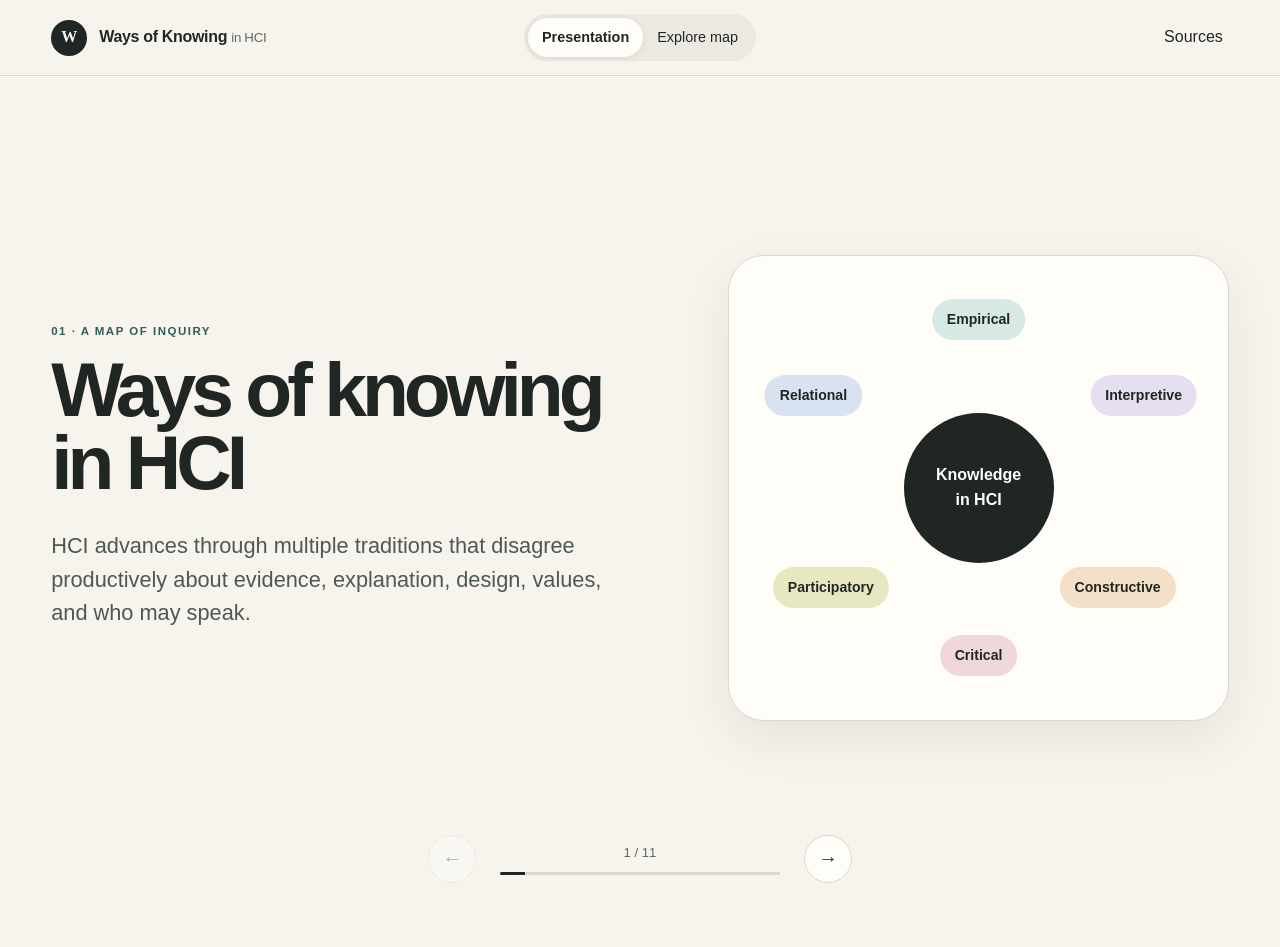
<file: ways-of-knowing-in-hci/index.html>
<!doctype html>
<html lang="en">
<head>
  <meta charset="utf-8">
  <meta name="viewport" content="width=device-width, initial-scale=1">
  <meta name="description" content="An interactive scholarly map of epistemic traditions in human-computer interaction.">
  <meta name="theme-color" content="#f7f4ee">
  <link rel="icon" href="data:,">
  <title>Ways of Knowing in HCI</title>
  <link rel="stylesheet" href="styles.css?v=4">
</head>
<body>
  <a class="skip-link" href="#main">Skip to content</a>
  <header class="site-header">
    <a class="wordmark" href="../" aria-label="Research maps home">
      <span class="wordmark-mark" aria-hidden="true">W</span>
      <span>Ways of Knowing <small>in HCI</small></span>
    </a>
    <nav class="mode-switch" aria-label="View mode">
      <button class="mode-button is-active" type="button" data-mode="presentation" aria-pressed="true">Presentation</button>
      <button class="mode-button" type="button" data-mode="exploration" aria-pressed="false">Explore map</button>
    </nav>
    <button class="text-button" id="sources-open" type="button" aria-haspopup="dialog">Sources</button>
  </header>

  <main id="main" tabindex="-1">
    <section id="presentation" class="mode-view" aria-label="Guided presentation">
      <div class="deck" id="deck" aria-live="polite"></div>
      <div class="deck-controls" aria-label="Presentation controls">
        <button class="round-button" id="slide-prev" type="button" aria-label="Previous slide">←</button>
        <div class="deck-progress">
          <span id="slide-count">1 / 11</span>
          <div class="progress-track" aria-hidden="true"><span id="progress-bar"></span></div>
        </div>
        <button class="round-button" id="slide-next" type="button" aria-label="Next slide">→</button>
      </div>
    </section>

    <section id="exploration" class="mode-view" hidden aria-label="Explore the knowledge map">
      <div class="explore-intro">
        <div>
          <p class="eyebrow">Exploration mode</p>
          <h1>Follow commitments, not method labels.</h1>
          <p>Select a family to inspect what it treats as knowledge, evidence, and a warranted claim. Connections show intellectual relationships, not equivalence.</p>
        </div>
        <div class="explore-actions">
          <button class="secondary-button" id="position-open" type="button">Position your study</button>
          <button class="secondary-button" id="share-state" type="button">Copy this view</button>
        </div>
      </div>

      <div class="toolbar" aria-label="Map controls">
        <label class="search-box">
          <span class="visually-hidden">Search concepts and studies</span>
          <span aria-hidden="true">⌕</span>
          <input id="search" type="search" placeholder="Search concepts, methods, studies…" autocomplete="off">
        </label>
        <div class="zoom-controls" aria-label="Zoom controls">
          <button type="button" id="zoom-out" aria-label="Zoom out">−</button>
          <button type="button" id="zoom-reset" aria-label="Reset map">Reset</button>
          <button type="button" id="zoom-in" aria-label="Zoom in">+</button>
        </div>
      </div>

      <div class="filter-row" id="family-filters" aria-label="Filter by epistemic family"></div>

      <div class="explore-layout">
        <section class="map-card" aria-labelledby="map-title">
          <div class="map-heading">
            <div>
              <p class="eyebrow">Knowledge map</p>
              <h2 id="map-title">Six families, many crossings</h2>
            </div>
            <span class="map-hint">Drag to pan · scroll to zoom</span>
          </div>
          <div class="map-viewport" id="map-viewport" tabindex="0" aria-label="Interactive epistemology map. Use Tab to move among concepts.">
            <div class="map-canvas" id="map-canvas">
              <svg id="map-lines" viewBox="0 0 1200 760" aria-hidden="true"></svg>
              <div id="map-nodes"></div>
            </div>
          </div>
          <div class="map-list" id="map-list" aria-label="Concept list"></div>
        </section>

        <aside class="detail-panel" id="detail-panel" aria-live="polite" aria-label="Selected concept details"></aside>
      </div>

      <section class="bridge-section" aria-labelledby="method-title">
        <div class="section-heading">
          <div>
            <p class="eyebrow">A method is not an epistemology</p>
            <h2 id="method-title">The same method can do different epistemic work.</h2>
          </div>
          <p>Choose a familiar method. Its purpose, evidence, and warrant change with the commitments around it.</p>
        </div>
        <div class="method-tabs" id="method-tabs" role="tablist" aria-label="Methods"></div>
        <div class="method-comparison" id="method-comparison" role="tabpanel"></div>
      </section>

      <section class="ecology-section" id="conference-ecologies" aria-labelledby="ecology-title">
        <div class="section-heading">
          <div>
            <p class="eyebrow">Conference ecologies</p>
            <h2 id="ecology-title">Where ways of knowing find intellectual homes.</h2>
          </div>
          <p>A conference is not an epistemology. These are qualified tendencies: communities remain internally plural, overlap with neighbours, and change over time.</p>
        </div>
        <div class="ecology-mode" role="group" aria-label="Conference ecology direction">
          <button type="button" class="method-tab" data-ecology-mode="family" aria-pressed="true">Start with a way of knowing</button>
          <button type="button" class="method-tab" data-ecology-mode="conference" aria-pressed="false">Start with a conference</button>
        </div>
        <div class="ecology-workspace">
          <div>
            <div class="ecology-pickers" id="ecology-pickers"></div>
            <p class="ecology-note">Illustrative, not exhaustive. Venue identity never substitutes for reading a paper’s purpose, evidence, contribution, and warrant.</p>
          </div>
          <article class="ecology-detail" id="ecology-detail" aria-live="polite"></article>
        </div>
      </section>

      <section class="lens-section" aria-labelledby="lens-title">
        <div class="section-heading">
          <div>
            <p class="eyebrow">Conceptual lenses</p>
            <h2 id="lens-title">Ask a different question of the same study.</h2>
          </div>
          <p>These optional lenses change what comes into view. They complement the six families without forming another classification.</p>
        </div>
        <div class="lens-grid" id="lens-grid"></div>
        <article class="lens-detail" id="lens-detail" aria-live="polite"></article>
      </section>

      <section class="overlay-section" aria-labelledby="overlay-title">
        <div class="section-heading">
          <div>
            <p class="eyebrow">Contextual overlays</p>
            <h2 id="overlay-title">Use history as a lens, not a ladder.</h2>
          </div>
          <p>These accounts overlap, but they are not interchangeable, and later lenses do not erase earlier ones.</p>
        </div>
        <div class="overlay-grid" id="overlay-grid"></div>
        <article class="overlay-detail" id="overlay-detail" hidden></article>
      </section>

      <section class="methodology-section" id="methodology" aria-labelledby="methodology-title">
        <div class="section-heading">
          <div>
            <p class="eyebrow">Methodology</p>
            <h2 id="methodology-title">How this map was constructed.</h2>
          </div>
          <p>The map is a teaching synthesis, not a bibliometric classification or a claim that HCI divides into sealed schools.</p>
        </div>
        <div class="methodology-grid">
          <article><span>01</span><h3>Begin with warrants</h3><p>Families were distinguished by what they try to know, what counts as evidence, the contribution they make, and the standards that make a claim credible.</p></article>
          <article><span>02</span><h3>Ground methods carefully</h3><p>Lazar, Feng, and Hochheiser (2017), Olson and Kellogg (2014), and Adams, Lunt, and Cairns (2008) ground research contributions, methodological plurality, evidence, qualitative inquiry, participants, and ethics. No single source provides the whole taxonomy.</p></article>
          <article><span>03</span><h3>Read beyond method labels</h3><p>Turner (2016), Chignell et al. (2023), and the historical overlays clarify cognition, human-technology relations, disciplinary histories, research through design, power, participation, and relational commitments.</p></article>
          <article><span>04</span><h3>Validate examples individually</h3><p>Papers were selected through official proceedings and DOI records. Conference groupings guided discovery; they did not determine placement.</p></article>
        </div>
        <div class="methodology-limit"><strong>Known limits.</strong> The collection now includes work from AfriCHI, IHC, and OzCHI, but it still underrepresents scholarship in languages other than English, Indigenous and decolonial inquiry, accessibility venues beyond this selection, formal methods, replication, and industry-only research.</div>
      </section>
    </section>
  </main>

  <dialog class="drawer" id="sources-dialog" aria-labelledby="sources-title">
    <div class="drawer-head">
      <div><p class="eyebrow">Reading trail</p><h2 id="sources-title">Sources & featured studies</h2></div>
      <button class="icon-button" type="button" data-close="sources-dialog" aria-label="Close sources">×</button>
    </div>
    <p class="drawer-intro">The map uses two foundational books and complementary scholarship for qualitative inquiry, cognition, disciplinary history, critique, research through design, and newer developments. Examples are selected because their warrants are visible, not because a venue or method fixes their epistemology.</p>
    <div class="source-tabs" id="source-tabs" role="tablist" aria-label="Source categories"></div>
    <div id="bibliography"></div>
  </dialog>

  <dialog class="position-dialog" id="position-dialog" aria-labelledby="position-title">
    <div class="drawer-head">
      <div><p class="eyebrow">Inquiry reflection</p><h2 id="position-title">Position your study</h2></div>
      <button class="icon-button" type="button" data-close="position-dialog" aria-label="Close study positioner">×</button>
    </div>
    <p>This is a conversation prompt, not a classifier. Pick the statement closest to your present emphasis.</p>
    <form id="position-form"></form>
    <div class="position-result" id="position-result" aria-live="polite"></div>
  </dialog>

  <div class="toast" id="toast" role="status" aria-live="polite"></div>
  <script src="data.js?v=3"></script>
  <script src="app.js?v=3"></script>
</body>
</html>
</file>
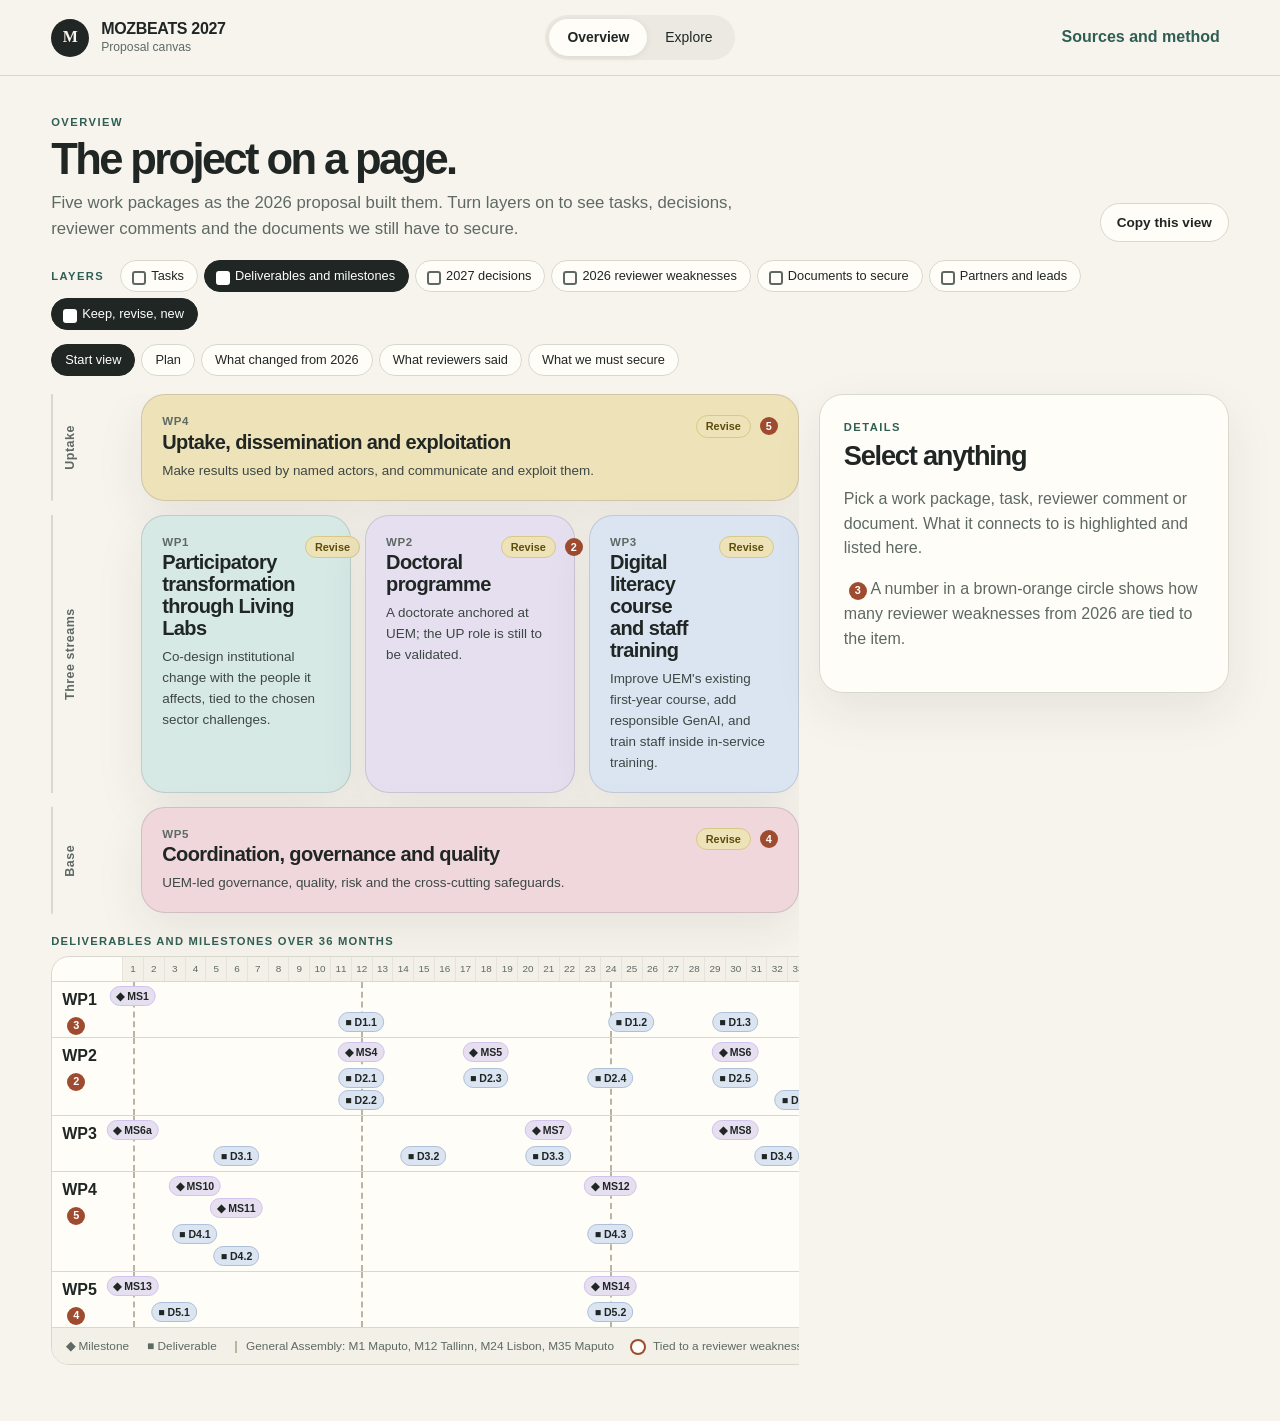
<file: proposals/6bf2bd8d7b/index.html>
<!DOCTYPE html>
<html lang="en">
<head>
  <meta charset="utf-8">
  <meta name="viewport" content="width=device-width, initial-scale=1">
  <meta name="robots" content="noindex,nofollow">
  <meta name="description" content="Working canvas for the MOZBEATS 2027 Erasmus+ CBHE resubmission: work packages, reviewer comments, decisions and documents to secure.">
  <meta name="theme-color" content="#f7f4ee">
  <link rel="icon" href="data:,">
  <title>MOZBEATS 2027: proposal canvas</title>
  <link rel="stylesheet" href="styles.css?v=1">
</head>
<body>
  <a class="skip-link" href="#main">Skip to content</a>
  <header class="site-header">
    <a class="wordmark" href="#main" aria-label="MOZBEATS 2027 proposal canvas"><span class="wordmark-mark" aria-hidden="true">M</span><span>MOZBEATS 2027 <small>Proposal canvas</small></span></a>
    <nav class="mode-switch" aria-label="Choose a view">
      <button class="mode-button is-active" type="button" data-mode="overview" aria-pressed="true">Overview</button>
      <button class="mode-button" type="button" data-mode="explore" aria-pressed="false">Explore</button>
    </nav>
    <button class="text-button" id="sources-open" type="button" aria-haspopup="dialog">Sources and method</button>
  </header>

  <main id="main" tabindex="-1">
    <section id="overview" class="mode-view" aria-label="Project overview">
      <div class="explore-intro">
        <div>
          <p class="eyebrow">Overview</p>
          <h1>The project on a page.</h1>
          <p class="lede">Five work packages as the 2026 proposal built them. Turn layers on to see tasks, decisions, reviewer comments and the documents we still have to secure.</p>
        </div>
        <div class="explore-actions"><button class="secondary-button" type="button" data-share="overview">Copy this view</button><span class="sr-only" role="status" id="share-status-ov"></span></div>
      </div>
      <div class="layer-bar" id="ov-layers"></div>
      <div class="layout">
        <section class="map-card" aria-label="Work packages and layers"><div id="ov-map"></div></section>
        <aside class="detail-panel" id="panel-overview" aria-live="polite" aria-label="Selected item details"></aside>
      </div>
    </section>

    <section id="explore" class="mode-view" hidden aria-label="Explore the proposal">
      <div class="explore-intro">
        <div>
          <p class="eyebrow" id="version-line">Working draft</p>
          <h1>What reviewers said, what we decided, and what we still have to secure.</h1>
        </div>
        <div class="explore-actions"><button class="secondary-button" type="button" data-share="explore">Copy this view</button><span class="sr-only" role="status" id="share-status-ex"></span></div>
      </div>
      <div class="toolbar">
        <div class="chips lens-tabs" id="lens-tabs" role="group" aria-label="Lens"></div>
        <label class="search-box"><span class="sr-only">Search the canvas</span><span aria-hidden="true">⌕</span><input id="search" type="search" placeholder="Search tasks, deliverables, reviewer comments" autocomplete="off"><div class="results" id="search-results" hidden></div></label>
      </div>
      <div class="layout">
        <div id="stage" tabindex="-1" aria-label="Lens content"></div>
        <aside class="detail-panel" id="panel-explore" aria-live="polite" aria-label="Selected item details"></aside>
      </div>
    </section>
  </main>

  <dialog id="sources-dialog" aria-labelledby="sources-title">
    <div class="dialog-body">
      <p class="eyebrow">Sources and method</p>
      <h2 id="sources-title">Where each item comes from</h2>
      <p>Every item shows its origin in the detail panel. There are four kinds.</p>
      <ul>
        <li><b>Sealed 2026 proposal.</b> Work packages, tasks, deliverables, milestones, objectives, Part B sections and the 2026 budget, read from the submitted proposal (SEP-211281191) and its workbooks.</li>
        <li><b>EACEA evaluation.</b> The 39 reviewer observations (19 strengths, 20 weaknesses and risks) and seven root causes, parsed from the ESR response matrix. Scores: Relevance 25 of 30, Design 25 of 30, Partnership 15 of 20, Impact 15 of 20, total 80 of 100.</li>
        <li><b>Decided by David.</b> The seven decisions in the pre-blueprint decision log.</li>
        <li><b>Proposed by the assistant.</b> The keep, revise and new labels, the fourteen new tasks, the proposed 2027 leads, and the links between reviewer comments and responses. These are proposals until partners confirm them.</li>
      </ul>
      <h3>Limits</h3>
      <ul>
        <li>The application accepts only Part A, Part B and the budget. Documents to secure are for our own assurance, and each must become a statement in Part B.</li>
        <li>Task time windows exist only in the graphic timetable of the 2026 proposal, so tasks are not drawn on the timeline. Links from tasks to deliverables were inferred from titles.</li>
        <li>No 2027 budget or person-month figures are shown. The 2027 call rules and deadline are not verified.</li>
        <li>Only the TLU–UEM MoU and its addendum are signed instruments. Other partner roles are proposals.</li>
        <li>The 2026 proposal has inconsistencies we have kept as they are: work-package tables add to 159 person-months against 156 elsewhere, and milestone numbering skips MS3 and repeats MS6 and MS12.</li>
      </ul>
      <p class="sub" id="sources-version"></p>
      <button class="secondary-button" type="button" id="sources-close">Close</button>
    </div>
  </dialog>

  <script src="data/core.js"></script>
  <script src="data/workplan.js"></script>
  <script src="data/decisions.js"></script>
  <script src="data/esr.js"></script>
  <script src="data/evidence.js"></script>
  <script src="data/partb.js"></script>
  <script src="data/links.js"></script>
  <script src="js/state.js"></script>
  <script src="js/overview.js"></script>
  <script src="js/explore.js"></script>
  <script src="js/app.js"></script>
</body>
</html>
</file>
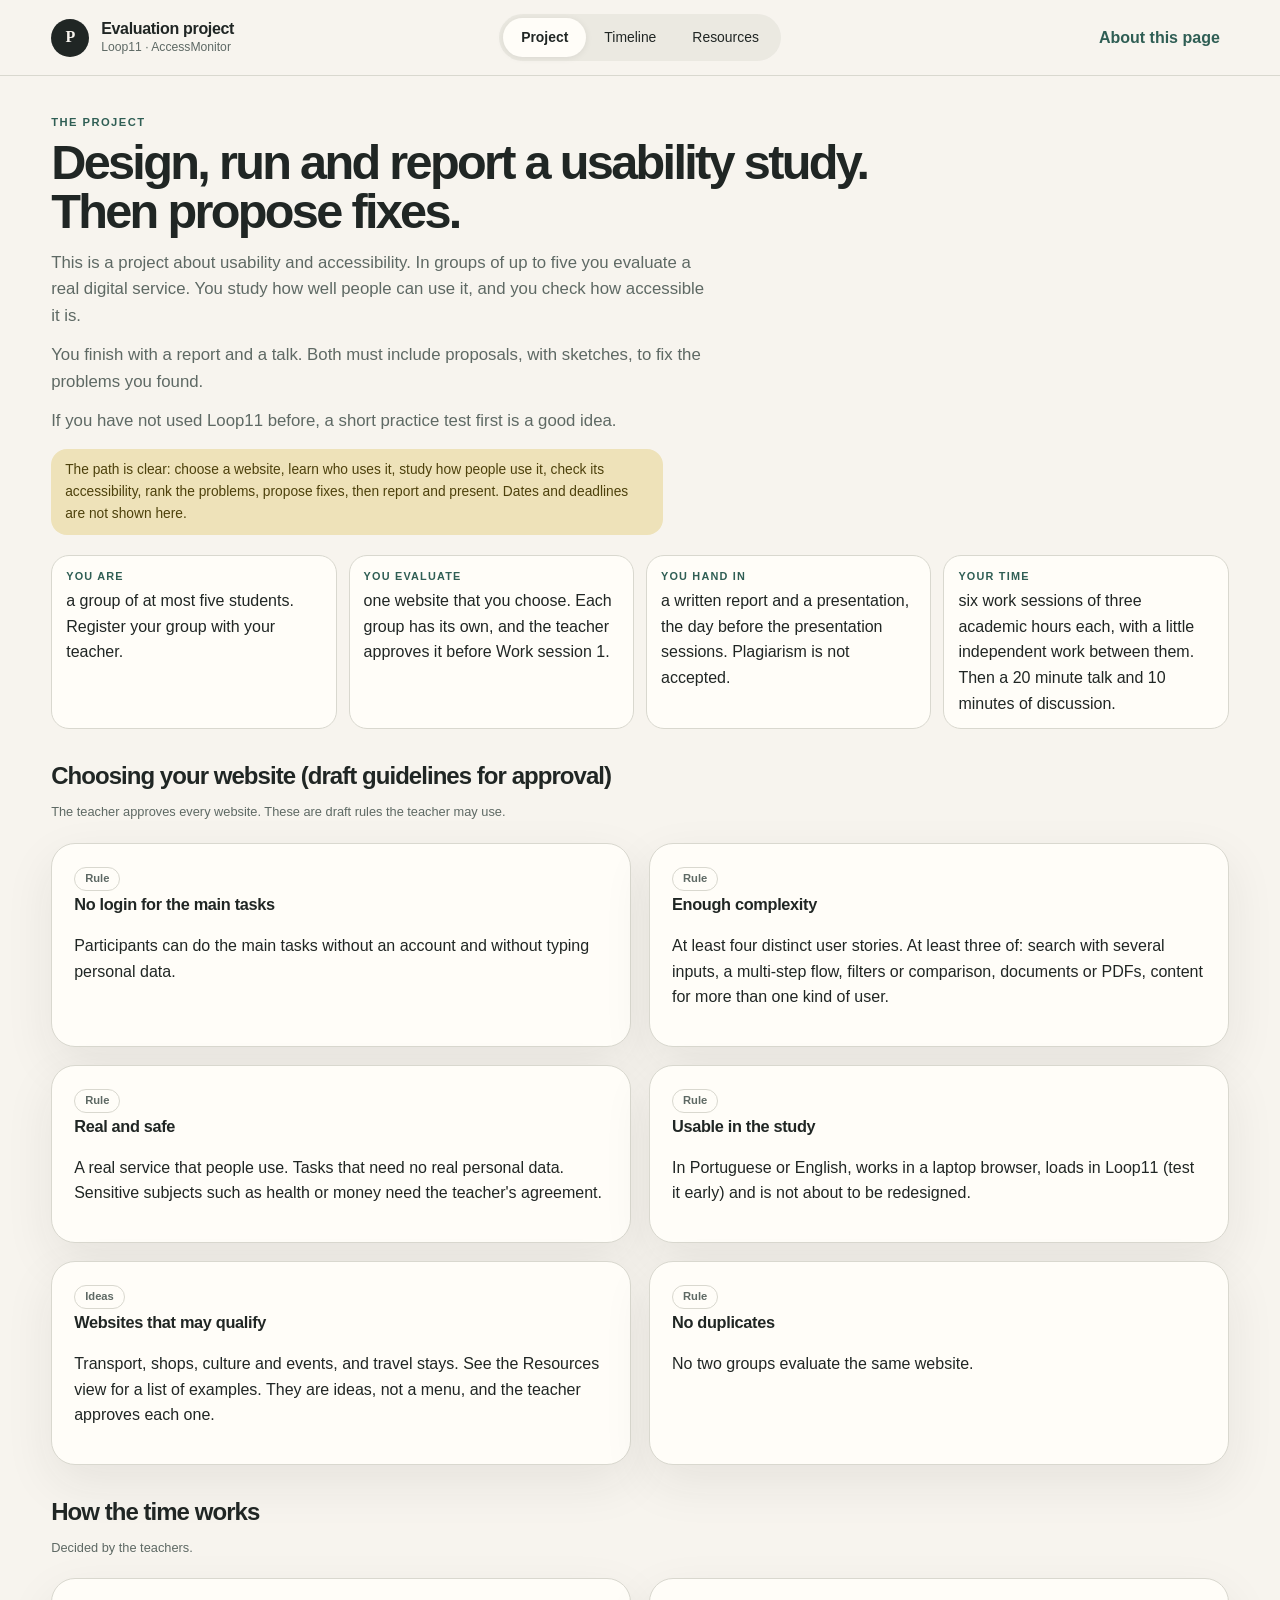
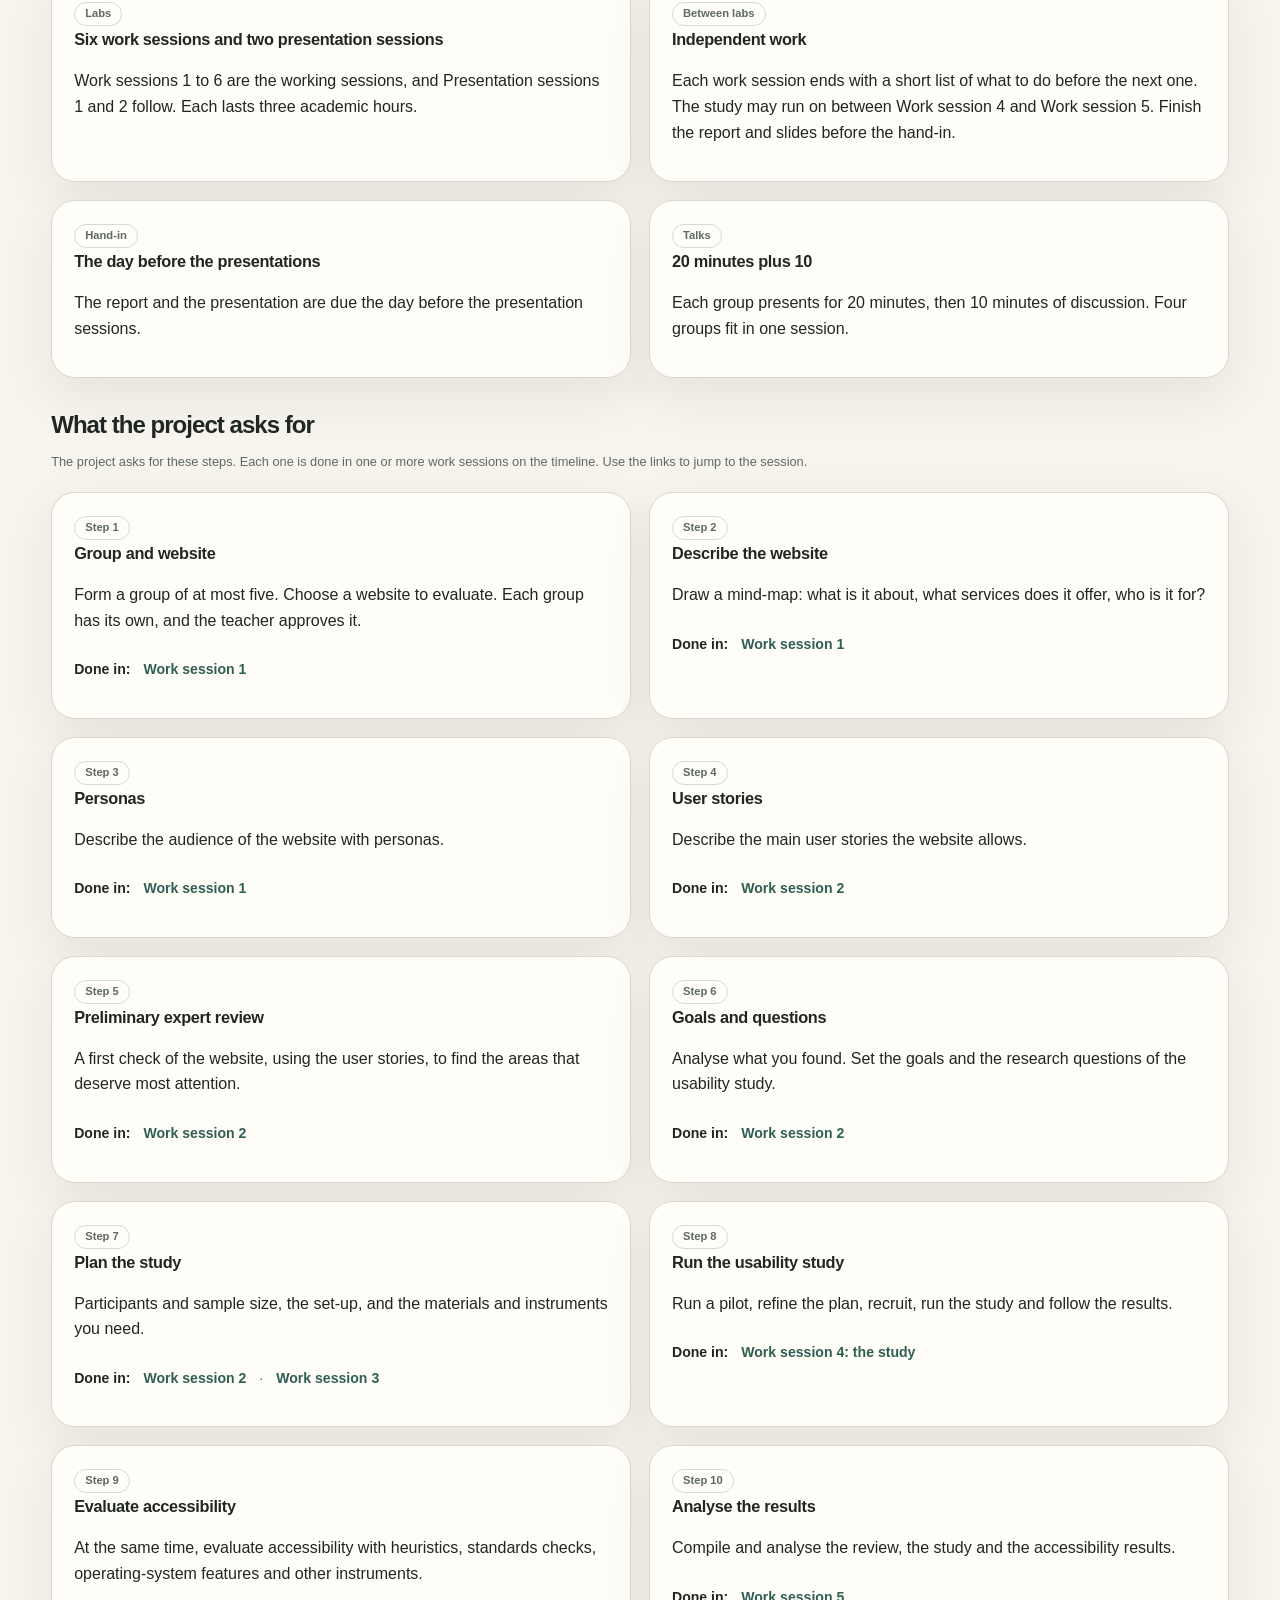
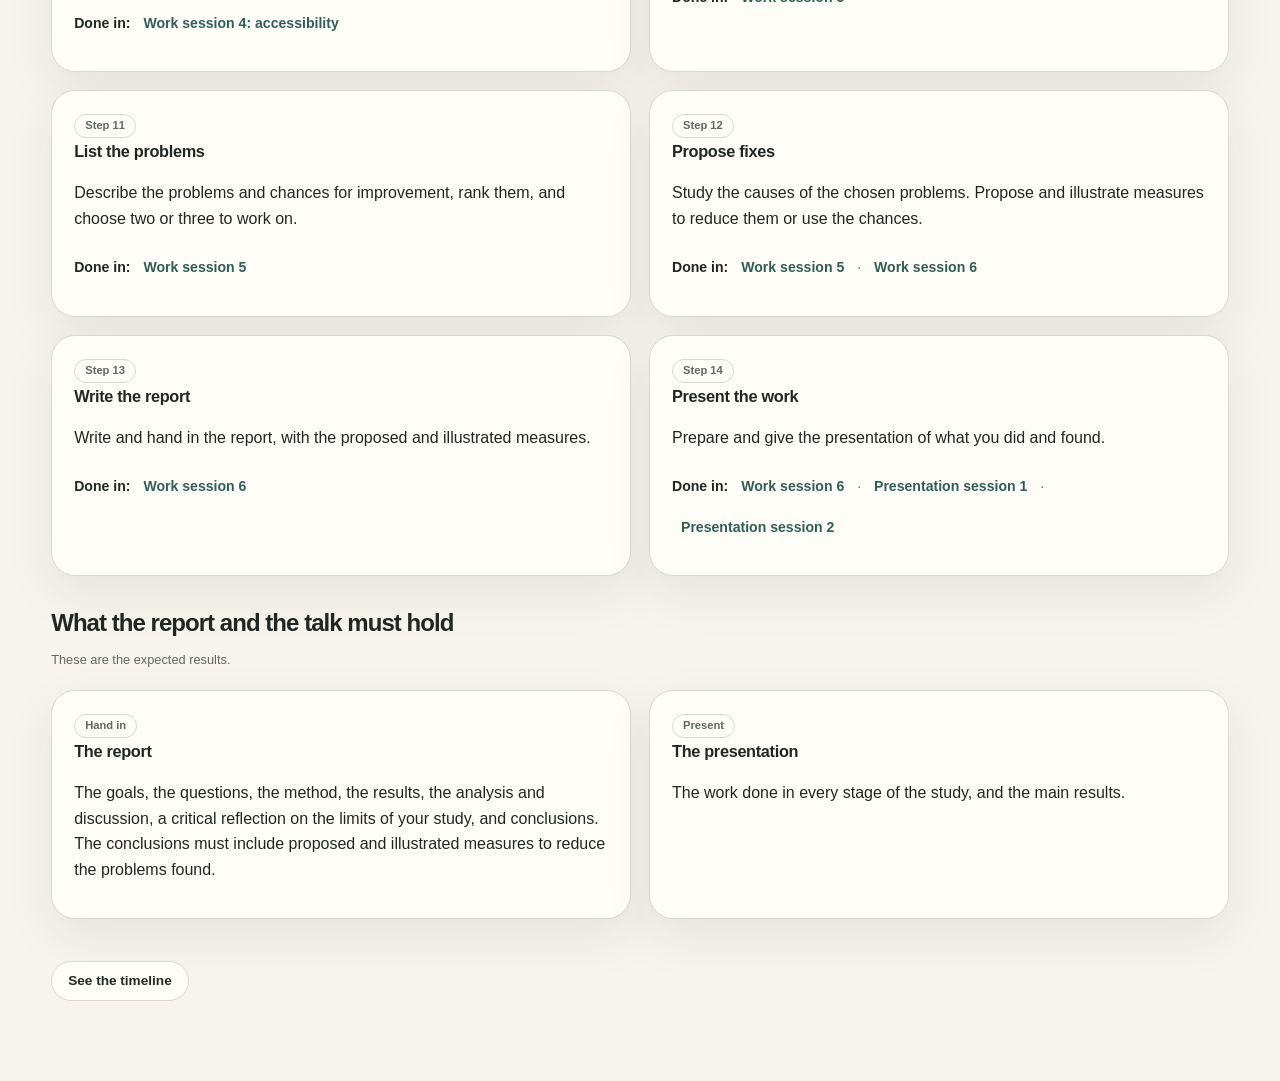
<file: tutorials/303a77ca38/index.html>
<!DOCTYPE html>
<html lang="en">
<head>
  <meta charset="utf-8">
  <meta name="viewport" content="width=device-width, initial-scale=1">
  <meta name="robots" content="noindex,nofollow">
  <meta name="description" content="An evaluation project: plan, run and report a usability and accessibility study.">
  <meta name="theme-color" content="#f7f4ee">
  <link rel="icon" href="data:,">
  <title>Evaluation project: Loop11 · AccessMonitor</title>
  <link rel="stylesheet" href="styles.css?v=1">
</head>
<body>
  <a class="skip-link" href="#main">Skip to content</a>
  <header class="site-header">
    <a class="wordmark" href="#main"><span class="wordmark-mark" aria-hidden="true">P</span><span>Evaluation project <small id="short-title">Loop11 · AccessMonitor</small></span></a>
    <nav class="mode-switch" aria-label="Choose a view">
      <button class="mode-button is-active" type="button" data-view="brief" aria-pressed="true">Project</button>
      <button class="mode-button" type="button" data-view="route" aria-pressed="false">Timeline</button>
      <button class="mode-button" type="button" data-view="resources" aria-pressed="false">Resources</button>
    </nav>
    <button class="text-button" id="about-open" type="button" aria-haspopup="dialog">About this page</button>
  </header>

  <main id="main" tabindex="-1">
    <noscript><p class="note">This page needs JavaScript to show its content.</p></noscript>
    <section id="view-brief" class="mode-view" aria-label="The project"></section>
    <section id="view-route" class="mode-view" hidden aria-label="The timeline"></section>
    <section id="view-station" class="mode-view" hidden aria-label="Session"></section>
    <section id="view-resources" class="mode-view" hidden aria-label="Outside resources"></section>
  </main>

  <dialog id="about-dialog" aria-labelledby="about-title">
    <div class="dialog-body">
      <p class="eyebrow">About this page</p>
      <h2 id="about-title">What this is, and what it is not</h2>
      <ul>
        <li>A working script and a place to explore, for an evaluation project. It is not a replacement for the theory you learn elsewhere.</li>
        <li>The minutes inside each session are suggestions. Each session is 135 minutes (three academic hours). No dates are shown.</li>
        <li>Notes for teachers and answers are visible to students. That is on purpose.</li>
        <li>The page is not linked from anywhere and is marked <code>noindex</code>, but the host is public. It holds no personal data, no accounts and no study data.</li>
        <li>Your choices are not saved. A link keeps the view you are on.</li>
      </ul>
      <p class="sub" id="about-version"></p>
      <button class="secondary-button" type="button" id="about-close">Close</button>
    </div>
  </dialog>

  <script src="data/meta.js"></script>
  <script src="data/scenario.js"></script>
  <script src="data/sprints.js"></script>
  <script src="data/resources.js"></script>
  <script src="data/widgets.js"></script>
  <script src="data/content-p.js"></script>
  <script src="js/state.js"></script>
  <script src="js/render.js"></script>
  <script src="js/widgets.js"></script>
  <script src="js/app.js"></script>
</body>
</html>
</file>
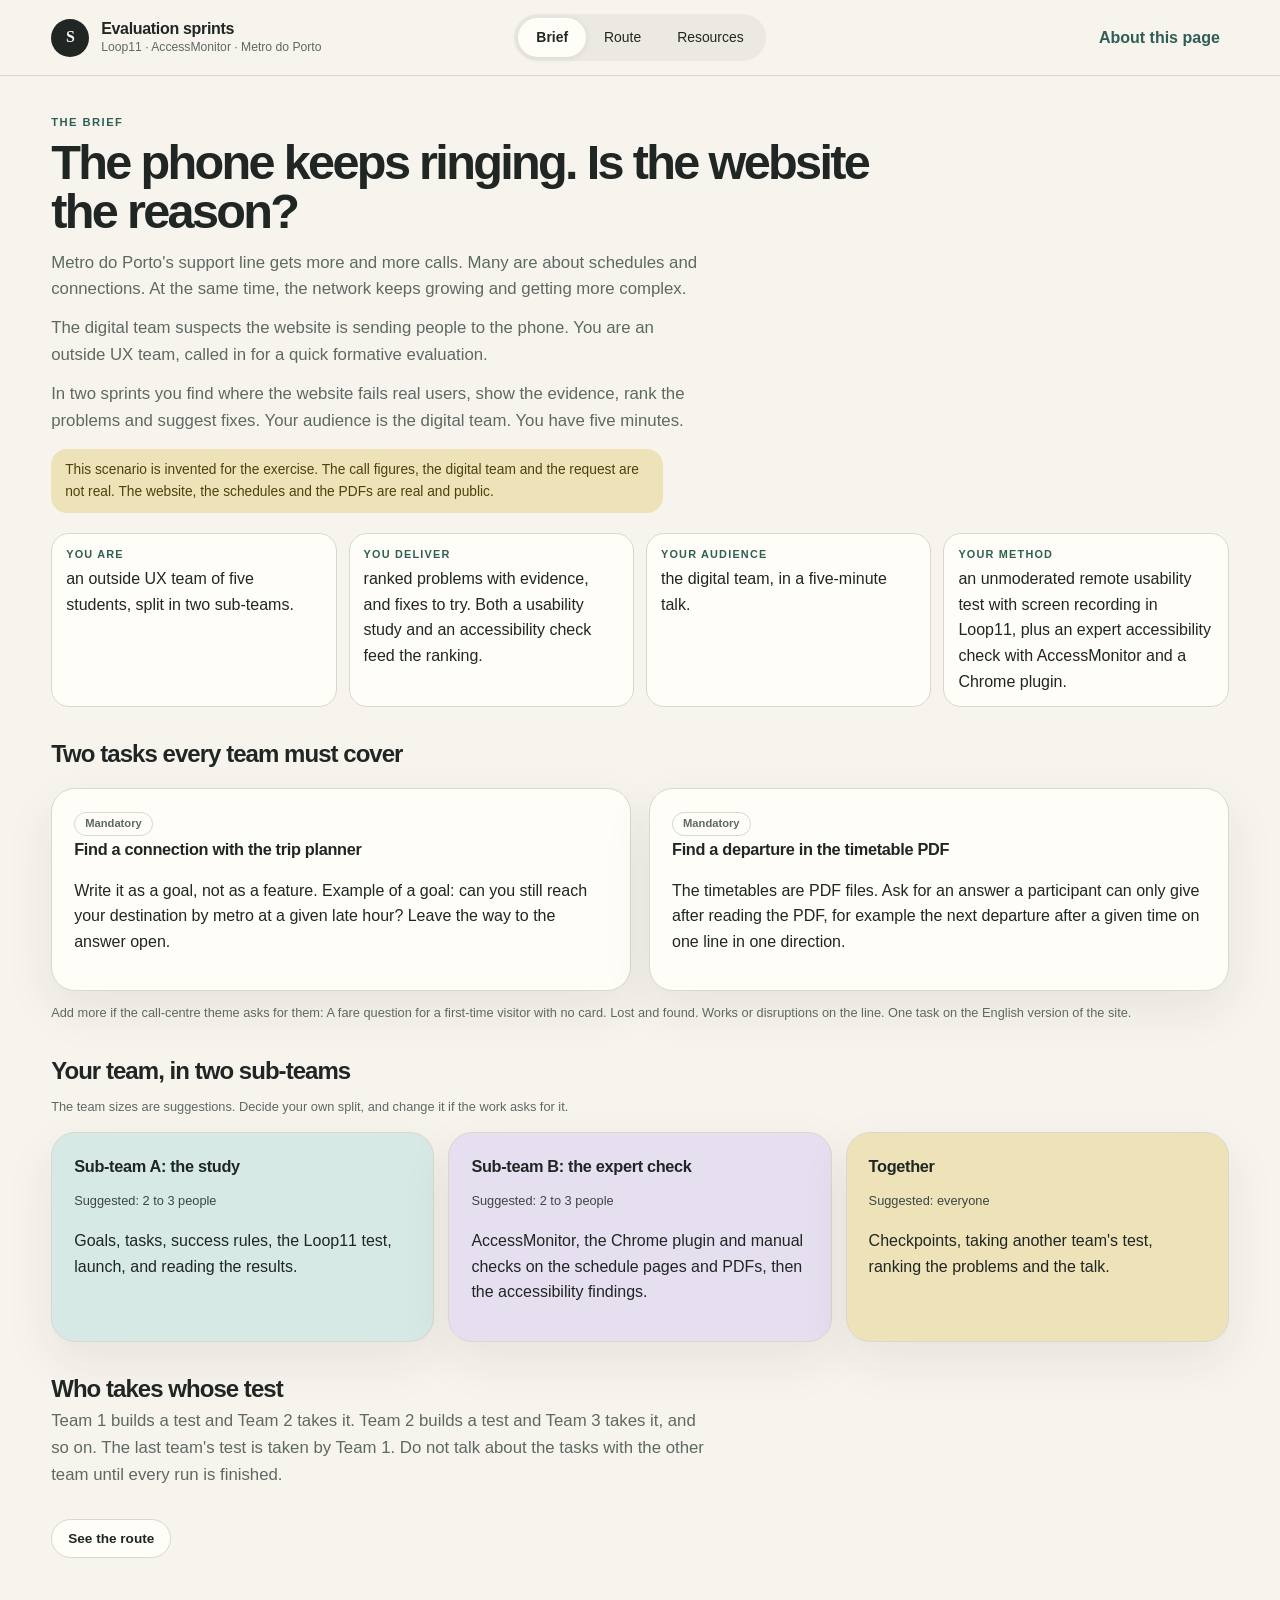
<file: tutorials/7ba3806ee6/index.html>
<!DOCTYPE html>
<html lang="en">
<head>
  <meta charset="utf-8">
  <meta name="viewport" content="width=device-width, initial-scale=1">
  <meta name="robots" content="noindex,nofollow">
  <meta name="description" content="Two sprints of formative evaluation of the Metro do Porto website with Loop11, AccessMonitor and a Chrome accessibility plugin.">
  <meta name="theme-color" content="#f7f4ee">
  <link rel="icon" href="data:,">
  <title>Metro do Porto: formative evaluation sprints</title>
  <link rel="stylesheet" href="styles.css?v=1">
</head>
<body>
  <a class="skip-link" href="#main">Skip to content</a>
  <header class="site-header">
    <a class="wordmark" href="#main"><span class="wordmark-mark" aria-hidden="true">S</span><span>Evaluation sprints <small id="short-title">Loop11 · AccessMonitor · Metro do Porto</small></span></a>
    <nav class="mode-switch" aria-label="Choose a view">
      <button class="mode-button is-active" type="button" data-view="brief" aria-pressed="true">Brief</button>
      <button class="mode-button" type="button" data-view="route" aria-pressed="false">Route</button>
      <button class="mode-button" type="button" data-view="resources" aria-pressed="false">Resources</button>
    </nav>
    <button class="text-button" id="about-open" type="button" aria-haspopup="dialog">About this page</button>
  </header>

  <main id="main" tabindex="-1">
    <noscript><p class="note">This page needs JavaScript to show its content.</p></noscript>
    <section id="view-brief" class="mode-view" aria-label="The brief"></section>
    <section id="view-route" class="mode-view" hidden aria-label="The route: two sprints"></section>
    <section id="view-station" class="mode-view" hidden aria-label="Station"></section>
    <section id="view-resources" class="mode-view" hidden aria-label="Outside resources"></section>
  </main>

  <dialog id="about-dialog" aria-labelledby="about-title">
    <div class="dialog-body">
      <p class="eyebrow">About this page</p>
      <h2 id="about-title">What this is, and what it is not</h2>
      <ul>
        <li>A working script and a place to explore, for a hands-on session on formative evaluation. It is not a replacement for the theory you learn elsewhere.</li>
        <li>The scenario is invented. The Metro do Porto website is real and public.</li>
        <li>Notes for teachers and answers are visible to students. That is on purpose.</li>
        <li>The page is not linked from anywhere and is marked <code>noindex</code>, but the host is public. It holds no personal data, no accounts and no Loop11 data.</li>
        <li>Your choices are not saved. A link keeps the view you are on.</li>
      </ul>
      <p class="sub" id="about-version"></p>
      <button class="secondary-button" type="button" id="about-close">Close</button>
    </div>
  </dialog>

  <script src="data/meta.js"></script>
  <script src="data/scenario.js"></script>
  <script src="data/sprints.js"></script>
  <script src="data/resources.js"></script>
  <script src="data/widgets.js"></script>
  <script src="data/content-s1.js"></script>
  <script src="data/content-s2.js"></script>
  <script src="js/state.js"></script>
  <script src="js/render.js"></script>
  <script src="js/widgets.js"></script>
  <script src="js/app.js"></script>
</body>
</html>
</file>
<file: assets/landing.css>
:root {
  color-scheme: light;
  --paper: #f7f4ee;
  --panel: #fffdf8;
  --ink: #202624;
  --muted: #59645f;
  --line: #d7d7ce;
  --boundary: #858d88;
  --accent: #245f55;
  --focus: #86401f;
  --sage: #d7e9e5;
  --peach: #f4dfc9;
  --lilac: #e6dff0;
  --rose: #efd7dc;
  --blue: #dbe5f2;
  --ochre: #eee2b9;
  --shadow: 0 22px 58px rgba(36, 42, 38, .08);
  --max: 1500px;
}

* { box-sizing: border-box; }
html { scroll-behavior: smooth; }
body { margin: 0; min-width: 320px; background: var(--paper); color: var(--ink); font-family: Inter, ui-sans-serif, -apple-system, BlinkMacSystemFont, "Segoe UI", sans-serif; font-size: 1rem; line-height: 1.55; text-rendering: optimizeLegibility; }
a { color: inherit; }
img, svg { display: block; max-width: 100%; }
.site-shell { width: min(var(--max), 100%); margin-inline: auto; padding-inline: clamp(20px, 4.5vw, 72px); }
.visually-hidden { position: absolute !important; width: 1px; height: 1px; padding: 0; margin: -1px; overflow: hidden; clip: rect(0 0 0 0); white-space: nowrap; border: 0; }
.skip-link { position: fixed; left: 16px; top: -90px; z-index: 100; padding: 12px 16px; border-radius: 10px; background: var(--ink); color: white; font-weight: 750; text-decoration: none; }
.skip-link:focus { top: 14px; }
:focus-visible { outline: 3px solid var(--focus); outline-offset: 4px; }

.site-header { position: relative; z-index: 20; border-bottom: 1px solid var(--line); background: rgba(247, 244, 238, .96); }
.header-inner { min-height: 78px; display: flex; align-items: center; justify-content: space-between; gap: 30px; }
.identity { min-height: 48px; display: inline-flex; align-items: center; gap: 12px; color: var(--ink); font-weight: 800; letter-spacing: -.02em; line-height: 1.05; text-decoration: none; }
.identity small { display: block; margin-top: 3px; color: var(--muted); font-size: .76rem; font-weight: 520; letter-spacing: 0; }
.identity-mark { width: 40px; height: 40px; display: grid; flex: 0 0 auto; place-items: center; border-radius: 50%; background: var(--ink); color: var(--paper); font-family: Georgia, serif; font-size: 1.2rem; }
.page-nav { display: flex; align-items: center; gap: 6px; }
.page-nav a { min-height: 44px; display: inline-flex; align-items: center; padding: 8px 13px; border-radius: 999px; color: var(--muted); font-size: .88rem; font-weight: 700; text-decoration: none; }
.page-nav a:hover { background: var(--panel); color: var(--ink); }
.eyebrow { margin: 0; color: var(--accent); font-size: .72rem; font-weight: 850; letter-spacing: .15em; text-transform: uppercase; }

.hero { display: grid; grid-template-columns: minmax(0, 1.55fr) minmax(300px, .45fr); gap: clamp(42px, 8vw, 124px); align-items: end; padding-top: clamp(64px, 10vw, 148px); padding-bottom: clamp(64px, 9vw, 128px); border-bottom: 1px solid var(--line); }
.hero h1 { max-width: 1050px; margin: 18px 0 28px; font-size: clamp(4.1rem, 8.6vw, 8.9rem); line-height: .88; letter-spacing: -.072em; }
.standfirst { max-width: 850px; margin: 0; color: var(--muted); font-size: clamp(1.08rem, 1.75vw, 1.4rem); }
.inquiry-note { padding: 22px 0 8px 26px; border-left: 1px solid var(--line); }
.inquiry-note h2 { margin: 0 0 10px; font-size: .95rem; }
.inquiry-note p { margin: 0; color: var(--muted); font-size: .94rem; }

.relationship { display: grid; grid-template-columns: minmax(180px, .45fr) minmax(0, 1.55fr); gap: clamp(34px, 7vw, 110px); align-items: start; padding-top: clamp(50px, 7vw, 96px); padding-bottom: clamp(50px, 7vw, 96px); }
.relationship h2 { grid-column: 1; margin: 12px 0 0; font-size: clamp(1.65rem, 2.8vw, 2.7rem); line-height: 1; letter-spacing: -.045em; }
.relationship > p:last-child { grid-column: 2; grid-row: 1 / span 2; max-width: 920px; margin: 0; color: var(--muted); font-family: Georgia, "Times New Roman", serif; font-size: clamp(1.35rem, 2.2vw, 2.05rem); line-height: 1.43; }

.inquiries { padding-top: clamp(42px, 6vw, 80px); padding-bottom: clamp(74px, 9vw, 140px); border-top: 1px solid var(--line); }
.section-heading { display: flex; justify-content: space-between; gap: 30px; align-items: end; margin-bottom: 28px; }
.section-heading h2 { margin: 8px 0 0; font-size: clamp(1.8rem, 3vw, 3.2rem); line-height: 1; letter-spacing: -.05em; }
.section-heading > p { max-width: 420px; margin: 0; color: var(--muted); font-size: .9rem; text-align: right; }
.card-grid { display: grid; grid-template-columns: repeat(3, minmax(0, 1fr)); grid-auto-rows: 1fr; gap: 18px; }
.inquiry-card { min-height: 720px; display: grid; grid-template-rows: minmax(285px, .85fr) minmax(0, 1.15fr); overflow: hidden; border: 1px solid var(--boundary); border-radius: 28px; background: var(--panel); box-shadow: var(--shadow); color: inherit; text-decoration: none; transition: transform .2s ease, box-shadow .2s ease, border-color .2s ease; }
.inquiry-card:hover { transform: translateY(-5px); border-color: #aeb4af; box-shadow: 0 28px 72px rgba(36, 42, 38, .13); }
.inquiry-card:focus-visible { outline-offset: 5px; }
.card-visual { min-height: 285px; display: grid; place-items: center; padding: clamp(22px, 3vw, 42px); overflow: hidden; }
.inquiry-card-hci .card-visual { background: var(--sage); }
.inquiry-card-higher-ed .card-visual { background: var(--peach); }
.inquiry-card-designerly .card-visual { background: var(--lilac); }
.card-visual svg { width: 100%; height: auto; }
.card-body { display: flex; flex-direction: column; padding: clamp(28px, 3vw, 42px); }
.card-meta { display: flex; justify-content: space-between; gap: 16px; color: var(--muted); font-size: .72rem; font-weight: 700; }
.card-meta time { white-space: nowrap; }
.card-subject { margin-top: 25px; color: var(--accent); font-size: .73rem; font-weight: 850; letter-spacing: .13em; text-transform: uppercase; }
.card-title { margin: 12px 0 20px; font-size: clamp(2.25rem, 3.3vw, 3.9rem); font-weight: 830; letter-spacing: -.055em; line-height: .96; }
.card-description { max-width: 620px; color: var(--muted); font-size: .98rem; }
.card-action { min-height: 44px; display: inline-flex; align-items: center; gap: 9px; margin-top: auto; padding-top: 28px; font-weight: 820; }
.card-action span { transition: transform .2s ease; }
.inquiry-card:hover .card-action span { transform: translateX(5px); }

.hci-thread { fill: none; stroke: rgba(32, 38, 36, .34); stroke-width: 2; }
.thread-2, .thread-4 { stroke-dasharray: 5 7; }
.hci-labels text { fill: #26332f; font-size: 17px; font-weight: 780; }
.hci-centre rect { fill: rgba(255, 253, 248, .9); stroke: #41675f; stroke-width: 2; }
.hci-centre text { fill: var(--ink); font-size: 18px; font-weight: 820; text-anchor: middle; }
.hci-centre .hci-small { fill: #4f5d58; font-size: 13px; font-weight: 650; }
.ecosystem { fill: var(--blue); stroke: #2f658e; stroke-width: 3; stroke-dasharray: 11 7; }
.institutions { fill: #f1d898; stroke: #765314; stroke-width: 3; stroke-dasharray: 5 5; }
.technology { fill: #b8dfd0; stroke: #176b55; stroke-width: 3; }
.diagram-title { fill: #17211e; font-size: 19px; font-weight: 820; text-anchor: middle; }
.diagram-note { fill: #384541; font-size: 12px; font-weight: 650; text-anchor: middle; }
.designerly-links path { fill: none; stroke: #176b64; stroke-width: 2.2; marker-end: url(#arrow-designerly); }
.designerly-links .cross-link { stroke: #7e557d; stroke-dasharray: 5 6; }
.designerly-links marker path { fill: #176b64; }
.designerly-node rect { fill: rgba(255, 253, 248, .82); stroke: rgba(32, 38, 36, .42); stroke-width: 1.5; }
.designerly-node text { fill: var(--ink); font-size: 15px; font-weight: 780; text-anchor: middle; }
.designerly-centre rect { fill: var(--panel); stroke: #7e557d; stroke-width: 2; }
.designerly-centre text { fill: var(--ink); font-size: 16px; font-weight: 830; text-anchor: middle; }
.designerly-centre path { fill: none; stroke: #7e557d; stroke-width: 1.6; }
.designerly-centre .designerly-small { fill: #655263; font-size: 12px; font-weight: 720; }

.about { display: grid; grid-template-columns: minmax(260px, .6fr) minmax(0, 1.4fr); gap: clamp(50px, 9vw, 150px); padding-top: clamp(72px, 10vw, 148px); padding-bottom: clamp(72px, 10vw, 148px); border-top: 1px solid var(--line); }
.about h2, .reuse h2, .site-footer h2 { margin: 12px 0 0; font-size: clamp(2.2rem, 4.2vw, 4.8rem); line-height: .96; letter-spacing: -.055em; }
.about-copy { max-width: 840px; }
.about-copy p { margin: 0 0 18px; color: var(--muted); }
.about-copy .about-lead { color: var(--ink); font-family: Georgia, "Times New Roman", serif; font-size: clamp(1.35rem, 2.25vw, 2rem); line-height: 1.45; }
.profile-links { display: flex; flex-wrap: wrap; gap: 10px; margin: 30px 0 0; padding: 0; list-style: none; }
.profile-links a { min-height: 46px; display: inline-flex; align-items: center; gap: 6px; padding: 10px 15px; border: 1px solid var(--boundary); border-radius: 999px; background: var(--panel); font-weight: 750; text-decoration: none; }
.profile-links a:hover { border-color: var(--ink); }

.reuse { display: grid; grid-template-columns: minmax(280px, .7fr) minmax(0, 1.3fr); gap: clamp(50px, 9vw, 150px); padding-top: clamp(68px, 9vw, 130px); padding-bottom: clamp(76px, 10vw, 150px); border-top: 1px solid var(--line); }
.reuse-grid { display: grid; grid-template-columns: repeat(2, minmax(0, 1fr)); gap: 18px; }
.reuse article { padding: clamp(24px, 3vw, 38px); border: 1px solid var(--line); border-radius: 22px; background: var(--panel); }
.reuse h3 { margin: 0 0 14px; font-size: 1.2rem; }
.reuse article p { margin: 0; color: var(--muted); }
.reuse article p + p { margin-top: 20px; }
.reuse-heading, .reuse-grid, .reuse article { min-width: 0; }
.citation-example { padding-top: 18px; border-top: 1px solid var(--line); overflow-wrap: anywhere; font-family: Georgia, "Times New Roman", serif; }
.citation-example span { display: block; margin-bottom: 5px; color: var(--accent); font-family: Inter, sans-serif; font-size: .68rem; font-weight: 850; letter-spacing: .12em; text-transform: uppercase; }

.site-footer { border-top: 1px solid #bfc2bb; background: #e9e6df; }
.footer-grid { display: grid; grid-template-columns: minmax(0, 1.25fr) minmax(320px, .75fr); gap: clamp(50px, 9vw, 150px); padding-top: clamp(60px, 8vw, 110px); padding-bottom: clamp(50px, 7vw, 90px); }
.site-footer h2 { max-width: 650px; font-size: clamp(2rem, 3.4vw, 3.8rem); }
.site-footer p { color: #4c5752; }
.licence-row { display: grid; grid-template-columns: auto 1fr; gap: 20px; align-items: start; margin-top: 30px; }
.licence-row p { margin: 0; }
.cc-badge { min-width: 88px; min-height: 44px; display: inline-flex; align-items: center; }
.cc-badge img { width: 88px; height: 31px; object-fit: contain; }
.scope-note { max-width: 920px; margin: 22px 0 0; font-size: .84rem; }
.credits > p:not(.eyebrow) { margin: 30px 0 0; }
.credits .independence { padding-top: 20px; border-top: 1px solid #c7c8c1; font-size: .9rem; }
.footer-bottom { min-height: 74px; display: flex; align-items: center; justify-content: space-between; gap: 20px; border-top: 1px solid #c7c8c1; font-size: .78rem; }
.footer-bottom p { margin: 0; }

@media (max-width: 1160px) {
  .hero { grid-template-columns: 1fr; }
  .hero h1 { max-width: 950px; }
  .inquiry-note { max-width: 760px; padding: 22px 0 0; border-top: 1px solid var(--line); border-left: 0; }
  .card-grid { grid-template-columns: 1fr; }
  .inquiry-card { min-height: 0; grid-template-columns: minmax(320px, .75fr) minmax(0, 1.25fr); grid-template-rows: 1fr; }
  .card-visual { min-height: 100%; }
  .card-title { font-size: clamp(2.2rem, 5vw, 4rem); }
}

@media (max-width: 860px) {
  .header-inner { align-items: flex-start; flex-direction: column; gap: 8px; padding-block: 12px; }
  .page-nav { width: 100%; overflow-x: auto; }
  .page-nav a { flex: 1; justify-content: center; white-space: nowrap; }
  .hero { padding-top: 70px; }
  .hero h1 { font-size: clamp(3.8rem, 13vw, 7rem); }
  .relationship, .about, .reuse { grid-template-columns: 1fr; }
  .relationship > p:last-child { grid-column: 1; grid-row: auto; }
  .inquiry-card { grid-template-columns: 1fr; grid-template-rows: minmax(250px, auto) minmax(0, 1fr); }
  .card-visual { min-height: 250px; }
  .reuse-grid, .footer-grid { grid-template-columns: 1fr; }
  .footer-grid { gap: 68px; }
}

@media (max-width: 560px) {
  .site-shell { padding-inline: 15px; }
  .site-header .site-shell { padding-inline: 14px; }
  .identity-mark { width: 38px; height: 38px; }
  .page-nav { gap: 2px; }
  .page-nav a { padding-inline: 8px; font-size: .8rem; }
  .hero { padding-top: 58px; padding-bottom: 66px; }
  .hero h1 { margin-top: 14px; font-size: clamp(3.55rem, 18vw, 5.2rem); }
  .standfirst { font-size: 1rem; }
  .relationship { padding-block: 56px; }
  .relationship > p:last-child { font-size: 1.25rem; }
  .section-heading { align-items: start; flex-direction: column; }
  .section-heading > p { text-align: left; }
  .inquiries { padding-top: 50px; }
  .inquiry-card { border-radius: 22px; }
  .card-visual { min-height: 224px; padding: 16px; }
  .card-body { padding: 25px 22px 28px; }
  .card-meta { align-items: flex-start; flex-direction: column; gap: 3px; }
  .card-subject { margin-top: 20px; }
  .card-title { font-size: clamp(2.15rem, 11vw, 3.2rem); }
  .card-description { font-size: .94rem; }
  .about, .reuse { padding-block: 76px; }
  .about h2, .reuse h2 { font-size: 2.7rem; }
  .profile-links, .profile-links li, .profile-links a { width: 100%; }
  .profile-links a { justify-content: space-between; }
  .reuse-grid { grid-template-columns: 1fr; }
  .licence-row { grid-template-columns: 1fr; }
  .footer-bottom { align-items: flex-start; flex-direction: column; justify-content: center; padding-block: 18px; }
}

@media (prefers-reduced-motion: reduce) {
  *, *::before, *::after { scroll-behavior: auto !important; transition-duration: .01ms !important; }
}

@media (forced-colors: active) {
  .inquiry-card, .profile-links a, .reuse article { border-color: CanvasText; }
  .card-visual { border-bottom: 1px solid CanvasText; }
}

@media print {
  @page { margin: 16mm; }
  body { background: white; color: black; font-size: 10.5pt; }
  .site-header, .skip-link { display: none; }
  .site-shell { width: 100%; padding-inline: 0; }
  .hero, .relationship, .inquiries, .about, .reuse { padding-block: 12mm; }
  .hero h1 { font-size: 48pt; }
  .card-grid { display: block; }
  .inquiry-card { min-height: 0; display: grid; grid-template-columns: 36% 64%; grid-template-rows: auto; margin-bottom: 5mm; break-inside: avoid; box-shadow: none; }
  .card-visual { min-height: 44mm; padding: 4mm; }
  .card-body { padding: 5mm; }
  .card-meta { font-size: 6.5pt; }
  .card-subject { margin-top: 3mm; font-size: 6.5pt; }
  .card-title { margin: 2mm 0 3mm; font-size: 22pt; }
  .card-description { font-size: 9.5pt; }
  .card-action { min-height: 0; margin-top: 4mm; padding-top: 0; }
  .reuse article { break-inside: avoid; }
  .about, .reuse, .footer-grid { grid-template-columns: 1fr; gap: 10mm; }
  .site-footer { background: white; }
  a { text-decoration: underline; text-underline-offset: 2px; }
}
</file>
<file: designerly-ways-of-knowing/styles.css>
:root{color-scheme:light;--paper:#f7f4ee;--surface:#fffdf8;--ink:#202624;--secondary:#505b56;--accent:#175d67;--caution:#854622;--rule:#d8d8cf;--control:#6b756e;--mint:#e4eee6;--peach:#f0e5d9;--lilac:#eae6f0;--focus:#175d67;--gutter:clamp(20px,4vw,60px)}
*{box-sizing:border-box}html{scroll-behavior:auto;scroll-padding-top:110px}body{margin:0;background:var(--paper);color:var(--ink);font-family:Inter,ui-sans-serif,system-ui,-apple-system,BlinkMacSystemFont,"Segoe UI",sans-serif;font-size:16px;line-height:1.6}button,input,select{font:inherit}button,a,summary,input,select{-webkit-tap-highlight-color:transparent}a{color:var(--accent);text-underline-offset:.2em}a:visited{color:#5c4267}button,select{min-height:44px;border:1px solid var(--control);border-radius:24px;background:var(--surface);color:var(--ink);padding:.6rem 1rem}button{cursor:pointer}button:hover,.nav-button:hover{background:var(--mint)}h1,h2,h3,h4{line-height:1.17;text-wrap:balance}h2{letter-spacing:-.04em}h3{letter-spacing:-.02em}p{margin:.7rem 0 1rem}a,button,summary,input,select{touch-action:manipulation}:focus-visible{outline:3px solid var(--focus);outline-offset:4px}[tabindex="-1"]:focus{outline:0}[tabindex="-1"]{scroll-margin-top:110px}summary{cursor:pointer;min-height:44px;padding:.7rem 0;font-weight:600}summary::marker{color:var(--accent)}details>summary+*{margin-top:1rem}dd{margin:0}ul{padding-left:1.3rem}li{margin-bottom:.55rem}.muted,.scope-limit{color:var(--secondary)}.eyebrow{margin:0 0 .65rem;color:var(--accent);font-size:.73rem;font-weight:700;letter-spacing:.13em;text-transform:uppercase}.skip-link{position:fixed;left:1rem;top:-5rem;z-index:30;background:var(--ink);color:white;padding:.7rem 1rem;border-radius:20px}.skip-link:focus{top:1rem}
.site-header{position:sticky;top:0;z-index:10;min-height:84px;display:flex;align-items:center;gap:1rem;padding:1rem var(--gutter);background:var(--paper);border-bottom:1px solid var(--rule)}.wordmark{display:flex;align-items:center;gap:.7rem;color:var(--ink);text-decoration:none;white-space:nowrap}.wordmark:visited{color:var(--ink)}.wordmark>span{width:36px;height:36px;border-radius:50%;display:grid;place-items:center;background:var(--ink);color:var(--surface);font-family:Georgia,serif;font-size:24px}.wordmark strong{font-size:.88rem;line-height:1.1}.wordmark small{display:block;font-weight:400;color:var(--secondary)}.mode-switch{display:flex;gap:2px;margin-inline:auto;padding:4px;background:#ece9e2;border:1px solid var(--rule);border-radius:28px}.mode-switch a{display:flex;align-items:center;justify-content:center;min-height:44px;padding:.5rem 1.1rem;border-radius:24px;color:var(--ink);text-decoration:none;font-size:.9rem;white-space:nowrap}.mode-switch a[aria-current="page"]{background:var(--surface);box-shadow:0 1px 3px #20262418;font-weight:650;text-decoration:underline;text-underline-offset:.3em}.header-actions{display:flex;align-items:center;gap:.5rem;white-space:nowrap}.header-actions>a{color:var(--ink);font-size:.9rem;display:inline-flex;align-items:center;min-height:44px}.header-actions button{background:transparent;border-color:var(--rule);font-size:.9rem}
main{min-height:80vh}.intro{max-width:1480px;margin:0 auto;padding:28px var(--gutter) 0}.inquiry-about{font-size:.9rem;color:var(--secondary);max-width:820px}.inquiry-about summary{font-weight:500;color:var(--secondary);font-size:.85rem}.inquiry-about h1{font-size:clamp(2rem,5vw,3.4rem);color:var(--ink);letter-spacing:-.045em;margin:.5rem 0 1rem}.standfirst{font-size:1.15rem;max-width:760px}.evidence-note{padding-left:1rem;border-left:3px solid var(--caution)}.mode-shell{max-width:1480px;margin:0 auto;padding:0 var(--gutter) 80px}.mode-heading{display:flex;justify-content:space-between;align-items:center;gap:2rem;padding:22px 0 30px}.mode-heading h2{font-size:clamp(2rem,4vw,3rem);margin:.2rem 0 .65rem}.mode-heading p:not(.eyebrow){max-width:680px;color:var(--secondary);margin:0}.mode-actions{display:flex;flex-wrap:wrap;gap:.5rem;align-items:center;justify-content:flex-end;font-size:.84rem}.return-link{display:block;max-width:300px;font-weight:550;padding:.4rem 0}.presentation-grid{display:grid;grid-template-columns:185px minmax(0,1fr);gap:clamp(28px,4vw,64px)}.step-index{align-self:start;position:sticky;top:105px;max-height:calc(100vh - 125px);overflow:auto;padding-right:8px}.step-index>summary{font-size:.82rem}.step-index ol{list-style:none;margin:0;padding:0;border-top:1px solid var(--rule)}.step-index li{margin:0}.step-index a{display:block;padding:.7rem 0;border-bottom:1px solid var(--rule);color:var(--secondary);text-decoration:none;font-size:.79rem;line-height:1.4}.step-index a[aria-current="step"]{color:var(--ink);font-weight:700;border-left:3px solid var(--accent);padding-left:.6rem}.keyboard-help{font-size:.75rem;color:var(--secondary)}.step-reader{min-width:0}.step-composition{display:grid;grid-template-columns:minmax(0,1.08fr) minmax(0,1fr);gap:clamp(24px,3vw,52px);align-items:start}.step-reader h2{font-size:clamp(2.2rem,3.4vw,3.6rem);line-height:1.04;margin:.5rem 0 1.4rem}.step-copy{font-size:clamp(1.08rem,1.45vw,1.3rem);line-height:1.6}.qualification,.gap{margin:1.7rem 0;padding:.8rem 0 .8rem 1rem;border-left:3px solid var(--caution);max-width:74ch}.qualification strong,.gap>strong{display:block;color:var(--caution);font-size:.78rem;letter-spacing:.06em;text-transform:uppercase}.qualification p:last-child,.gap p:last-child{margin-bottom:0}.qualification p{font-size:.97rem}.step-figures{min-width:0}.figure{margin:0 0 1.5rem;padding:clamp(20px,2.4vw,34px);background:var(--surface);border:1px solid var(--rule);border-radius:22px;overflow:hidden}.figure-heading{margin-bottom:1.4rem}.figure-heading h3{margin:.35rem 0;font-size:1.17rem}.figure-heading .eyebrow{font-size:.65rem}.figure-row{padding:.85rem 0;border-top:1px solid var(--rule)}.figure-row h4{font-size:.94rem;margin:0 0 .65rem}.figure-row dl{display:grid;grid-template-columns:repeat(auto-fit,minmax(min(100%,145px),1fr));gap:.8rem;margin:0}.figure-row dt{font-size:.65rem;font-weight:650;color:var(--secondary);margin:0 0 .3rem;text-transform:uppercase;letter-spacing:.04em}.figure-row dd{font-size:.88rem;line-height:1.5}.figure-flow{background:var(--mint)}.figure-flow .figure-row{border:0;border-left:1px solid #8eaaa0;padding:.5rem 0 .8rem 1.25rem;margin-left:.55rem}.figure-flow .figure-row:last-child{padding-bottom:0}.figure-flow .figure-row h4{position:relative;font-size:.69rem;text-transform:uppercase;letter-spacing:.06em;color:var(--secondary)}.figure-flow .figure-row dt{display:none}.figure-flow .figure-row dd{font-size:1.05rem}.figure-number{position:absolute;left:-1.85rem;top:-.15rem;border:1px solid #8eaaa0;border-radius:50%;background:var(--mint);width:1.2rem;height:1.2rem;text-align:center;font-size:.65rem;line-height:1.7;color:var(--ink)}.figure-flow .figure-row:last-child{border-left-style:dashed}.figure-paired{background:var(--peach)}.figure-paired .figure-row{border-color:#cfbca7}.figure-paired .figure-row h4{font-size:1rem}.figure-matrix .figure-row:first-child{border-top-color:var(--control)}figcaption{border-top:1px solid var(--rule);padding-top:1rem;margin-top:1rem;color:var(--secondary);font-size:.79rem;line-height:1.55}.figure-flow figcaption,.figure-paired figcaption{border-color:#adbdb2}.step-nav{display:flex;align-items:center;justify-content:space-between;gap:1rem;border-top:1px solid var(--rule);padding-top:1rem;margin:1.5rem 0;color:var(--secondary);font-size:.86rem}.nav-button{border:1px solid var(--control);border-radius:24px;padding:.55rem 1rem;min-height:44px;display:inline-flex;align-items:center;text-decoration:none;color:var(--ink)}.step-support{display:grid;grid-template-columns:1fr 1fr;gap:2.5rem;align-items:start;margin-top:2rem}.related-reading h3{font-size:1rem;margin:.8rem 0}.related-reading a{font-size:.9rem}.transition{font-size:.85rem;color:var(--secondary);max-width:70ch;margin:2rem 0}
.explore-grid,.labs-grid{display:grid;grid-template-columns:185px minmax(0,1fr);gap:clamp(28px,4vw,64px)}.explore-grid>section,.labs-grid>section{min-width:0}.browse-index{align-self:start;position:sticky;top:110px}.browse-index ul{list-style:none;padding:0;margin:0;border-top:1px solid var(--rule)}.browse-index li{margin:0}.browse-index a{display:block;min-height:44px;padding:.8rem 0;border-bottom:1px solid var(--rule);color:var(--secondary);text-decoration:none;font-size:.88rem}.browse-index a[aria-current="page"]{color:var(--ink);font-weight:700;padding-left:.7rem;border-left:3px solid var(--accent)}.question-list{border-top:1px solid var(--rule);margin:1.5rem 0}.question-list>a{display:grid;grid-template-columns:2.5rem minmax(0,1fr) 1rem;gap:1rem;padding:1.5rem 0;border-bottom:1px solid var(--rule);color:var(--ink);text-decoration:none}.question-list>a:hover h3{text-decoration:underline}.question-list h3{margin:0;font-size:1.3rem}.question-list p{margin:.5rem 0 0;color:var(--secondary);max-width:72ch}.index-number{color:var(--accent);font-size:.8rem;font-variant-numeric:tabular-nums}.record{max-width:100%}.record>h2,.orientation>h2,.explore-grid>section>h2,.labs-grid>section>h2{font-size:clamp(2rem,3.7vw,3.2rem);margin:.25rem 0 1.4rem;max-width:25ch}.record>h3{font-size:1.3rem;margin-top:2.5rem}.record>p,.orientation>p{max-width:74ch}.definition{font-size:1.2rem;max-width:70ch}.chips{display:flex;flex-wrap:wrap;gap:.5rem}.chips>a,.chip{display:inline-flex;align-items:center;min-height:44px;padding:.4rem .75rem;border:1px solid var(--rule);border-radius:24px;background:var(--surface);color:var(--ink);text-decoration:none;font-size:.87rem}.chips>a:hover,.chip:hover{border-color:var(--accent);text-decoration:underline}.chip[aria-current],.chips>a[aria-current]{background:var(--mint);border-color:var(--accent);text-decoration:underline}.depth-nav{display:flex;gap:1.3rem;margin:1.5rem 0;border-bottom:1px solid var(--rule)}.depth-nav a{display:flex;align-items:center;min-height:44px;padding:.6rem .1rem;color:var(--secondary);text-decoration:none}.depth-nav a[aria-current]{color:var(--ink);font-weight:650;border-bottom:3px solid var(--accent)}.relation-list{list-style:none;padding:0;margin:1.3rem 0;border-top:1px solid var(--rule)}.relation-list>li{padding:1.2rem 0;border-bottom:1px solid var(--rule);margin:0}.relation-list p{margin:.6rem 0}.relation-line{display:flex;flex-wrap:wrap;gap:.6rem;align-items:center;font-size:1.1rem}.relation-line a{display:inline-flex;align-items:center;min-height:44px}.relation-verb{border:1px solid var(--rule);padding:.25rem .6rem;font-size:.9rem;border-radius:8px}.relation-list small{color:var(--secondary)}.selected-relation{padding:1rem 1.5rem;background:var(--lilac);border-radius:18px;margin:1.5rem 0}.selected-relation h3{margin:.4rem 0}.bridges{list-style:none;padding:0;margin:1.5rem 0;border-top:1px solid var(--rule)}.bridges li{padding:1rem 0;border-bottom:1px solid var(--rule)}.bridges .eyebrow{display:block;font-size:.65rem;margin:0}.bridges a{font-size:1.05rem;display:inline-block;min-height:44px;padding-top:.5rem}.bridges p{margin:.2rem 0;max-width:72ch;color:var(--secondary)}.more-link{display:inline-flex;align-items:center;min-height:44px}.compact-context{border-block:1px solid var(--rule);margin:0 0 2rem;color:var(--secondary);font-size:.88rem}.compact-context p{max-width:75ch}.orientation>p{font-size:1.12rem}.levels{margin:2rem 0;border-top:1px solid var(--control)}.level{display:grid;grid-template-columns:2rem minmax(0,.8fr) minmax(0,1fr);gap:1.5rem;padding:1.2rem 0;border-bottom:1px solid var(--rule)}.level>span{font-size:.76rem;color:var(--accent);font-weight:650}.level h3{margin:0;font-size:1.1rem}.level p{font-size:.9rem;margin:.2rem 0}.case-questions{display:grid;grid-template-columns:1fr 1fr;gap:0;border-top:1px solid var(--control);border-bottom:1px solid var(--control);margin:1.5rem 0}.case-questions a{padding:1.3rem 1.3rem 1.3rem 0;min-height:60px;color:var(--ink);font-weight:550}.case-questions a:nth-child(even){padding-left:1.3rem;border-left:1px solid var(--rule)}.case-questions a:nth-child(n+3){border-top:1px solid var(--rule)}.filter-panel{border-block:1px solid var(--rule);font-size:.9rem}.filter-panel>summary{font-size:.9rem}.filter-groups{display:grid;grid-template-columns:1fr 1fr 1fr;gap:1.5rem}.filter-groups fieldset{min-width:0;border:0;margin:0;padding:0}.filter-groups legend{font-weight:700;margin-bottom:.6rem}.check{display:flex;gap:.5rem;align-items:flex-start;min-height:44px;margin:.25rem 0;cursor:pointer}.check input{width:20px;height:20px;flex:0 0 20px;margin:2px 0;accent-color:var(--accent)}.check span{line-height:1.5}.filter-actions{display:flex;gap:.6rem;flex-wrap:wrap;margin:1rem 0 1.5rem}.applied-filters{display:flex;flex-wrap:wrap;gap:.5rem;margin:1rem 0}.filter-chip{font-size:.8rem;padding:.4rem .7rem;border:1px solid var(--control);border-radius:20px;min-height:44px;display:inline-flex;align-items:center}.results-summary{font-size:.83rem;color:var(--secondary);margin:1rem 0 2.2rem}.result-lists{display:grid;grid-template-columns:1fr 1fr;gap:2rem}.result-list{list-style:none;margin:1rem 0;padding:0;border-top:1px solid var(--rule)}.result-list li{padding:.9rem 0;border-bottom:1px solid var(--rule)}.result-list a{font-size:1.05rem;display:inline-flex;align-items:center;min-height:44px}.result-list p{font-size:.85rem;color:var(--secondary);margin:.3rem 0}.outside{padding:.8rem 1rem;border:1px solid var(--caution);color:var(--caution);border-radius:10px}.status-list{display:flex;flex-wrap:wrap;gap:.4rem;list-style:none;margin:1rem 0;padding:0}.status{margin:0;padding:.2rem .5rem;border:1px solid var(--control);border-radius:6px;font-size:.72rem;line-height:1.5}.scopes{margin:1.2rem 0}.scopes section{border-top:1px solid var(--rule);padding:.7rem 0}.scopes h3{font-size:.94rem;margin:.3rem 0}.scopes p{font-size:.88rem;margin:.3rem 0}.scopes li{font-size:.86rem}.scopes li>a{display:block}.facts{display:grid;grid-template-columns:1fr 1fr;gap:0 2rem;margin:1.5rem 0}.fact{padding:1rem 0;border-top:1px solid var(--control);min-width:0}.fact h3,.fact h4{font-size:1.03rem;margin:.4rem 0 1rem}.fact p{font-size:.95rem}.fact .status-list{margin:.75rem 0}.primary-limit{padding-left:1rem;border-left:3px solid var(--caution)}.gap h4{font-size:1rem;margin:.8rem 0}.gap p{font-size:.91rem}.documented-relations h4{font-size:1.05rem;margin:.4rem 0}.documented-relations .eyebrow{font-size:.66rem}.relation-endpoints{font-size:.9rem;color:var(--secondary)}.roles{margin:2rem 0}.roles h3{font-size:1.1rem}.roles dl>div{display:grid;grid-template-columns:minmax(120px,.35fr) 1fr;gap:1.2rem;border-top:1px solid var(--rule);padding:1rem 0}.roles dt{font-weight:600;font-size:.9rem}.roles dt span{display:block;font-weight:400;color:var(--secondary)}.roles dd,.roles>p{font-size:.91rem}.stakeholder-role{border-top:1px solid var(--rule);padding:0 .3rem}.role-index{margin:2rem 0}.journey-nav{display:flex;gap:.5rem;flex-wrap:wrap;margin:1.5rem 0}.journey-nav a[aria-current]{background:var(--mint);border-color:var(--accent);font-weight:650}.comparison{display:grid;grid-template-columns:1fr 1fr;gap:2rem;margin:2rem 0}.comparison>article{min-width:0;border-top:3px solid var(--accent);padding-top:1rem}.comparison .roles dl>div{display:block}.comparison .roles dd{margin-top:.5rem}.compare-form{display:grid;grid-template-columns:1fr 1fr;gap:1rem;align-items:end;margin:2rem 0}.compare-form label{display:flex;flex-direction:column;gap:.5rem;font-weight:600;min-width:0}.compare-form select{max-width:100%;border-radius:8px;font-weight:400;font-size:.9rem}.compare-form button{justify-self:start}.context-link{border-top:1px solid var(--rule);padding-top:1rem;font-size:.9rem}
.evidence-block{border-block:1px solid var(--rule);margin:1.5rem 0;min-width:0}.evidence-block>summary{font-size:.9rem}.evidence-block>section{padding:0 .25rem 1rem}.evidence-block h3{font-size:1.08rem}.evidence-facts{display:grid;grid-template-columns:8.5rem minmax(0,1fr);gap:.7rem 1.2rem;font-size:.88rem}.evidence-facts dt{color:var(--secondary);font-weight:550}.evidence-facts dd{margin:0;overflow-wrap:anywhere}.citations{padding-left:1.2rem;font-size:.87rem}.citations li{margin:1rem 0}.citations a{display:inline-block;min-height:44px;padding:.25rem 0}.locator{display:block;font-size:.8rem;color:var(--secondary)}.claim-list a{display:inline-block;padding:.4rem 0;min-height:44px;font-size:.9rem}.notice{max-width:1360px;margin:1rem auto 0;padding:.8rem var(--gutter);color:var(--caution);border-block:1px solid var(--caution)}dialog{width:min(800px,calc(100% - 2rem));max-height:88vh;padding:0;border:1px solid var(--control);border-radius:20px;background:var(--surface);color:var(--ink)}dialog::backdrop{background:#20262499}.dialog-head{position:sticky;top:0;z-index:1;display:flex;justify-content:space-between;align-items:start;gap:1rem;padding:1.25rem;background:var(--surface);border-bottom:1px solid var(--rule)}.dialog-head h2{font-size:1.6rem;margin:.2rem 0}.dialog-head .eyebrow{font-size:.65rem}dialog>p,dialog>#source-list{margin-inline:1.5rem}.source-detail{padding:1rem 0;border-top:1px solid var(--rule)}.source-detail h3{font-size:1.1rem}.source-detail .muted{font-size:.85rem}.toast{position:fixed;right:1rem;bottom:1rem;max-width:min(90vw,520px);background:var(--ink);color:white;padding:.7rem 1rem;border-radius:12px;opacity:0;pointer-events:none;z-index:30;font-size:.9rem}.toast.show{opacity:1}.noscript{margin:1rem var(--gutter);padding:1rem;border:2px solid var(--caution)}.visually-hidden{position:absolute!important;width:1px;height:1px;padding:0;margin:-1px;overflow:hidden;clip:rect(0,0,0,0);white-space:nowrap;border:0}.fallback-reading{max-width:1360px;margin:auto;padding:1rem var(--gutter) 4rem}.entrances{display:grid;grid-template-columns:repeat(3,1fr);gap:2rem}.entrances a{display:flex;flex-direction:column;gap:.5rem;min-height:44px}.static-reading{max-width:1000px;margin:auto;padding:40px var(--gutter) 100px;overflow-wrap:anywhere}.static-reading a{overflow-wrap:anywhere}.static-reading section{margin:3rem 0}.static-reading article{margin:2rem 0}.static-reading h1{font-size:3rem;letter-spacing:-.05em}.static-reading nav{padding:1rem 0;border-block:1px solid var(--rule)}.static-reading .citation{color:var(--secondary);font-size:.9rem}.static-reading table,.data-table{width:100%;border-collapse:collapse;table-layout:fixed}.static-reading th,.static-reading td,.data-table th,.data-table td{padding:.7rem;text-align:left;vertical-align:top;border-bottom:1px solid var(--rule);overflow-wrap:anywhere}.print-only{display:none}
.projection .intro,.projection .site-header,.projection .step-index{display:none}.projection .mode-shell{max-width:1920px;padding-top:20px}.projection .presentation-grid{display:block}.projection .step-reader h2{font-size:clamp(3rem,4.1vw,4.7rem)}.projection .step-copy{font-size:clamp(1.35rem,1.6vw,1.8rem)}.projection .step-composition{gap:5vw}.projection .figure-row dd{font-size:1.15rem}.projection .figure-row h4{font-size:1rem}.projection .figure-heading h3{font-size:1.5rem}.projection .qualification p{font-size:1.2rem}.projection .step-support{display:block}.projection .step-support>.related-reading{display:none}.projection .mode-actions{margin-left:auto}
@media(min-width:1200px){.step-index:not([open])>nav,.step-index:not([open])>.keyboard-help{display:block}.step-index>summary{display:none}}
@media(max-width:1199px){.presentation-grid{display:block}.step-index{position:static;max-height:none;margin-bottom:1.5rem}.step-index ol{columns:2;column-gap:2rem}.step-index li{break-inside:avoid}.step-reader h2{font-size:clamp(2.2rem,4.8vw,3.6rem)}.mode-switch a{padding-inline:.8rem}.filter-groups{grid-template-columns:1fr 1fr}}
@media(max-width:900px){html{scroll-padding-top:20px}[tabindex="-1"]{scroll-margin-top:20px}.site-header{position:relative;flex-wrap:wrap;gap:.65rem}.wordmark{margin-right:auto}.header-actions{margin-left:auto}.mode-switch{order:3;flex:1 0 100%;margin:0}.mode-switch a{flex:1}.mode-heading{align-items:start}.mode-actions{min-width:140px}.explore-grid,.labs-grid{display:block}.browse-index{position:static;margin:0 0 2rem}.browse-index ul{display:flex;flex-wrap:wrap;gap:0 1.5rem;border-block:1px solid var(--rule)}.browse-index a{border:0;padding:.6rem 0}.browse-index a[aria-current="page"]{border:0;border-bottom:3px solid var(--accent);padding-left:0}.level{gap:1rem;grid-template-columns:2rem minmax(0,1fr) minmax(0,1fr)}.figure{padding:22px}.step-composition{gap:28px}.step-support{gap:2rem}.mode-heading h2{font-size:2.5rem}}
@media(max-width:680px){.site-header{padding:14px 18px}.header-actions{gap:.65rem}.header-actions button{padding-inline:.7rem}.header-actions>a{font-size:.8rem}.wordmark strong{font-size:.8rem}.wordmark>span{width:32px;height:32px;font-size:23px}.mode-switch a{font-size:.83rem;padding:.5rem .35rem}.intro{padding-top:14px}.inquiry-about>summary{font-size:.78rem}.mode-heading{display:block;padding:16px 0 24px}.mode-heading h2{font-size:2.2rem}.mode-heading>.mode-actions{justify-content:flex-start;margin-top:.6rem}.mode-heading>.mode-actions .return-link{flex-basis:100%;max-width:none}.step-composition{display:block}.step-reader h2{font-size:clamp(2.2rem,7.8vw,3.3rem)}.step-copy{font-size:1.1rem}.step-figures{margin-top:1.7rem}.step-index{margin-bottom:1.7rem}.step-index ol{columns:1}.step-support,.result-lists,.facts,.comparison,.compare-form,.case-questions,.entrances{grid-template-columns:1fr}.step-support{gap:0}.step-nav{gap:.5rem}.step-nav>span{font-size:.78rem}.mode-shell{padding-bottom:50px}.question-list>a{grid-template-columns:2rem minmax(0,1fr) 1rem;gap:.5rem}.question-list h3{font-size:1.2rem}.question-list p{font-size:.94rem}.record>h2,.orientation>h2{font-size:2.25rem}.level{grid-template-columns:1.5rem 1fr}.level>div:last-child{grid-column:2}.case-questions a,.case-questions a:nth-child(even){padding:1.1rem 0;border:0;border-bottom:1px solid var(--rule)}.case-questions a:last-child{border-bottom:0}.filter-groups{grid-template-columns:1fr}.roles dl>div{grid-template-columns:1fr;gap:.5rem}.roles dt span{display:inline;margin-left:.5rem}.evidence-facts{grid-template-columns:1fr;gap:.3rem}.evidence-facts dd{margin-bottom:.7rem}.comparison>article{margin-top:1rem}.figure-row dl{grid-template-columns:1fr}.figure-row dt{font-size:.64rem}.figure-row dd{font-size:.92rem}.figure-flow .figure-row dd{font-size:1.05rem}.projection .step-reader h2{font-size:2.5rem}.projection .step-copy{font-size:1.15rem}.projection .step-support .related-reading{display:block}.depth-nav{gap:1rem;font-size:.9rem}.dialog-head{padding:1rem}dialog>p,dialog>#source-list{margin-inline:1rem}.dialog-head h2{font-size:1.3rem}}
@media(prefers-reduced-motion:reduce){*{scroll-behavior:auto!important;transition:none!important;animation:none!important}}
@media(forced-colors:active){.mode-switch a[aria-current],.chip[aria-current],.nav-button,button,.status{border:1px solid ButtonText}.qualification,.gap{border-left:3px solid CanvasText}.figure{border:1px solid CanvasText}.figure-number{forced-color-adjust:auto}.figure-row.is-emphasized{outline:3px solid Highlight}}
@media print{@page{size:A4;margin:16mm 16mm 18mm}.site-header,.mode-actions,.step-index,.filter-panel,.applied-filters,.step-nav,.toast,.notice,.skip-link,.static-reading nav,.intro,.browse-index,.depth-nav,.journey-nav{display:none!important}body{background:white;font-size:10pt;line-height:1.4}.mode-shell,.static-reading{max-width:none;padding:0}.mode-heading{padding:0}.presentation-grid,.explore-grid,.labs-grid,.step-composition,.step-support{display:block}.step-reader h2,.record>h2{font-size:24pt}.step-copy,.definition{font-size:12pt}.static-reading h1{font-size:28pt}.static-reading h2{font-size:22pt}.static-reading h3{font-size:15pt}.static-reading article,.static-reading section{margin:1.5rem 0}.figure{break-inside:avoid;background:white;border-radius:0;padding:12px}.figure h3{font-size:13pt}.figure-row dd,.figure-flow .figure-row dd{font-size:10pt}.figure dt{font-size:8pt}.qualification,.gap,.fact,.source-detail{break-inside:avoid}.qualification,.gap{font-size:10pt}.static-reading section>h2{break-before:page}h2,h3,h4{break-after:avoid}a{color:inherit;text-decoration:none;overflow-wrap:anywhere}.citations a{min-height:0}.print-only{display:block}.facts,.comparison{gap:1rem}.evidence-facts{font-size:9pt}.roles{margin:1rem 0}.status{font-size:8pt}.evidence-block>section{display:block}.evidence-block{break-inside:auto}.figure-flow .figure-row{border-left-color:#777}.figure-number{background:white}}
</file>
<file: designerly-ways-of-knowing/enhancements.css>
/* Optional views retain the same readable propositions and evidence. */
.local-graph{display:grid;grid-template-columns:repeat(2,minmax(0,1fr));gap:0 1.5rem;padding:1rem 1.5rem;background:var(--lilac);border:1px solid var(--rule);border-radius:18px}
.local-graph .relation-line{display:flex;flex-direction:column;align-items:flex-start;gap:.1rem}
.local-graph .relation-list{margin:0}.local-graph small{font-size:.75rem}
.figure-row.is-emphasized{outline:3px solid var(--accent);outline-offset:6px;background:var(--surface)}
.invitation-controls{margin-bottom:1.5rem}
@media(max-width:680px){.local-graph{grid-template-columns:1fr;padding:.5rem 1rem}}
</file>
<file: digital-transformation-of-higher-education/styles.css>
:root{color-scheme:light;--paper:#f7f4ee;--panel:#fffdf8;--ink:#202624;--muted:#5e6964;--line:#d9d8cf;--accent:#2f5e54;--focus:#9f4b2f;--sage:#d7e9e5;--peach:#f4dfc9;--lilac:#e6dff0;--rose:#efd7dc;--blue:#dbe5f2;--ochre:#eee2b9;--shadow:0 18px 50px rgba(36,42,38,.08);--radius:24px;--max:1480px}
*{box-sizing:border-box}html{scroll-behavior:smooth}body{margin:0;background:var(--paper);color:var(--ink);font-family:Inter,ui-sans-serif,-apple-system,BlinkMacSystemFont,"Segoe UI",sans-serif;line-height:1.55}button,input,select{font:inherit}button,select{color:inherit}button{cursor:pointer}a{color:inherit}[hidden]{display:none!important}.skip-link{position:fixed;left:16px;top:-80px;z-index:100;padding:10px 16px;background:var(--ink);color:#fff;border-radius:8px}.skip-link:focus{top:16px}:focus-visible{outline:3px solid var(--focus);outline-offset:3px}.visually-hidden,.sr-only{position:absolute!important;width:1px;height:1px;padding:0;margin:-1px;overflow:hidden;clip:rect(0,0,0,0);white-space:nowrap;border:0}
.site-header{min-height:76px;display:grid;grid-template-columns:1fr auto 1fr;align-items:center;gap:24px;padding:11px clamp(18px,4vw,64px);border-bottom:1px solid var(--line);background:rgba(247,244,238,.94);backdrop-filter:blur(16px);position:sticky;top:0;z-index:30}.wordmark{display:flex;align-items:center;gap:12px;text-decoration:none;font-weight:760;letter-spacing:-.02em;line-height:1.04}.wordmark small{display:block;margin-top:3px;font-weight:520;color:var(--muted);font-size:.76rem}.wordmark-mark{display:grid;place-items:center;width:38px;height:38px;border-radius:50%;background:var(--ink);color:var(--paper);font-family:Georgia,serif}.mode-switch{display:flex;padding:4px;background:#ebe9e1;border-radius:999px}.mode-button{border:0;background:transparent;border-radius:999px;padding:8px 15px;font-size:.87rem}.mode-button.is-active{background:var(--panel);box-shadow:0 1px 7px rgba(0,0,0,.08);font-weight:740}.text-button,.icon-button{border:0;background:transparent}.text-button{justify-self:end;color:var(--accent);font-weight:760;padding:9px}
.mode-view{max-width:var(--max);margin:0 auto}#presentation{min-height:calc(100vh - 76px);padding:clamp(24px,4vw,56px);display:grid;grid-template-rows:minmax(0,1fr) auto;gap:20px}#presentation[hidden],#exploration[hidden]{display:none}.deck{min-height:590px;display:grid}.slide{min-height:100%;display:grid;grid-template-columns:minmax(0,1.12fr) minmax(330px,.88fr);border:1px solid var(--line);border-radius:34px;background:var(--panel);box-shadow:var(--shadow);overflow:hidden;animation:rise .3s ease}.slide-copy{align-self:center;padding:clamp(34px,7vw,100px)}.eyebrow,.slide-kicker{margin:0 0 12px;color:var(--accent);text-transform:uppercase;letter-spacing:.13em;font-size:.7rem;font-weight:820}.slide h1,.slide h2{max-width:920px;margin:0 0 26px;font-size:clamp(2.7rem,5.8vw,6.5rem);line-height:.94;letter-spacing:-.063em}.slide h2{font-size:clamp(2.35rem,4.7vw,5.25rem)}.headline-slide h1{font-size:clamp(2rem,3.35vw,4.2rem);line-height:1}.slide .lede{max-width:760px;margin:0;color:#4f5a55;font-size:clamp(1.05rem,1.65vw,1.4rem)}.slide-note{margin-top:24px;padding-top:18px;border-top:1px solid var(--line);color:var(--muted);font-size:.86rem}.slide-visual{min-height:430px;display:grid;place-items:center;padding:clamp(24px,5vw,64px);background:var(--slide,var(--sage));position:relative;overflow:hidden}.visual-stack{width:min(100%,430px);display:grid;gap:11px}.visual-stack span{padding:15px 17px;border:1px solid rgba(32,38,36,.13);border-radius:17px;background:rgba(255,253,248,.78);font-weight:760}.visual-stack span small{display:block;color:var(--muted);font-size:.76rem;font-weight:520}.visual-axis{width:min(100%,440px);display:grid;grid-template-columns:repeat(2,1fr);gap:9px}.visual-axis span{min-height:130px;display:grid;place-items:center;text-align:center;padding:18px;border:1px solid rgba(32,38,36,.13);border-radius:20px;background:rgba(255,253,248,.78);font-weight:800}.visual-orbit{position:relative;width:min(420px,90%);aspect-ratio:1}.visual-orbit strong{position:absolute;inset:50% auto auto 50%;transform:translate(-50%,-50%);width:135px;height:135px;border-radius:50%;display:grid;place-items:center;background:var(--ink);color:#fff;text-align:center}.visual-orbit span{position:absolute;padding:9px 13px;border-radius:999px;background:rgba(255,253,248,.82);border:1px solid rgba(32,38,36,.12);font-size:.8rem;font-weight:750;transform:translate(-50%,-50%)}.visual-orbit span:nth-child(2){left:50%;top:7%}.visual-orbit span:nth-child(3){left:89%;top:31%}.visual-orbit span:nth-child(4){left:79%;top:80%}.visual-orbit span:nth-child(5){left:24%;top:82%}.visual-orbit span:nth-child(6){left:10%;top:32%}.visual-layers{width:min(460px,95%);display:grid;gap:0}.visual-layers span{position:relative;margin-top:-4px;padding:20px;text-align:center;border:1px solid rgba(32,38,36,.14);border-radius:18px;background:rgba(255,253,248,.76);font-weight:800;transform:skewX(-7deg)}.visual-layers span:nth-child(2){width:90%;justify-self:center;background:var(--blue)}.visual-layers span:nth-child(3){width:78%;justify-self:center;background:var(--lilac)}.visual-tension{width:min(450px,100%);display:grid;grid-template-columns:1fr auto 1fr;gap:12px;align-items:center}.visual-tension div{min-height:200px;padding:22px;border-radius:22px;background:rgba(255,253,248,.78);display:grid;align-content:center}.visual-tension b{font-size:1.2rem}.visual-tension small{color:var(--muted);margin-top:7px}.visual-tension>span{font-size:1.8rem}.deck-controls{display:flex;justify-content:center;align-items:center;gap:22px}.round-button{width:47px;height:47px;border-radius:50%;border:1px solid var(--line);background:var(--panel);font-size:1.2rem}.round-button:disabled{opacity:.35;cursor:default}.deck-progress{width:min(300px,43vw);text-align:center;font-size:.8rem;color:var(--muted)}.progress-track{height:4px;margin-top:8px;background:var(--line);border-radius:99px;overflow:hidden}.progress-track span{display:block;height:100%;width:8.33%;background:var(--ink);transition:width .2s}
#exploration{padding:clamp(38px,6vw,84px) clamp(18px,4vw,64px) 110px}.explore-intro{display:grid;grid-template-columns:minmax(0,1.4fr) auto;gap:36px;align-items:end}.explore-intro h1{max-width:1050px;margin:12px 0 20px;font-size:clamp(3rem,7vw,7.3rem);line-height:.9;letter-spacing:-.068em}.lede{max-width:800px;color:var(--muted);font-size:clamp(1.05rem,1.8vw,1.38rem)}.explore-actions{display:flex;gap:9px;flex-wrap:wrap;justify-content:end}.secondary-button{min-height:43px;border:1px solid #b9bbb5;border-radius:999px;background:transparent;padding:9px 15px;font-weight:720}.secondary-button:hover{background:var(--panel)}.secondary-button[aria-pressed=true]{background:var(--ink);color:#fff;border-color:var(--ink)}.evidence-banner{margin:44px 0 68px;padding:18px 21px;display:grid;grid-template-columns:auto 1fr;gap:12px 18px;border:1px solid #c8b26e;border-radius:16px;background:#fff4d6}.evidence-banner span{color:#665d43}.snapshot{display:grid;grid-template-columns:minmax(230px,.55fr) minmax(0,1.45fr);gap:40px;align-items:start}.snapshot h2,.section-heading h2{margin:7px 0 0;font-size:clamp(2.15rem,4vw,4.2rem);line-height:.98;letter-spacing:-.05em}.stat-grid{display:grid;grid-template-columns:repeat(4,1fr);gap:11px}.stat{min-height:150px;padding:22px;border:1px solid var(--line);border-radius:22px;background:var(--panel)}.stat strong{display:block;font-size:clamp(2.1rem,4vw,3.7rem);line-height:1;letter-spacing:-.055em}.stat span{display:block;margin-top:10px;color:var(--muted);font-size:.86rem}.section-nav{position:sticky;top:76px;z-index:20;margin:56px 0 0;padding:10px;display:flex;gap:6px;border:1px solid var(--line);border-radius:999px;background:rgba(255,253,248,.93);backdrop-filter:blur(14px);overflow:auto}.section-nav a{padding:7px 12px;border-radius:999px;text-decoration:none;white-space:nowrap;font-size:.82rem;font-weight:730}.section-nav a:hover{background:var(--sage)}.page-section{padding-top:96px;scroll-margin-top:130px}.section-heading{display:grid;grid-template-columns:minmax(0,1.15fr) minmax(260px,.58fr);gap:38px;align-items:end;margin-bottom:32px;padding-top:70px;border-top:1px solid var(--line)}.section-heading>p{margin:0;color:var(--muted)}.compact-heading{margin-top:84px}.compact-heading h2{font-size:clamp(2rem,3.4vw,3.6rem)}
.framing{margin:36px 0 0}.question-grid{display:grid;grid-template-columns:repeat(3,1fr);gap:12px}.question-card{min-height:250px;padding:24px;border:1px solid var(--line);border-radius:22px;background:var(--panel);text-decoration:none}.question-card:hover,.question-card:focus-visible{border-color:var(--ink);box-shadow:0 0 0 1px var(--ink)}.question-card span{font-size:1.35rem;font-weight:820}.question-card small{display:block;color:var(--accent);text-transform:uppercase;letter-spacing:.1em;font-weight:780}.question-card p{margin:18px 0 0;color:var(--muted)}.evidence-line{margin:22px 0 34px;text-align:center;font-weight:760}.ecosystem-diagram{width:min(760px,100%);margin:0 auto}.ecosystem-svg{display:block;width:100%;height:auto}.diagram-ring rect{stroke-width:3}.ring-ecosystem rect{fill:#d8e7f3;stroke:#315f87;stroke-dasharray:12 6}.ring-institutions rect{fill:#f3d99d;stroke:#765314;stroke-dasharray:5 4}.ring-technology rect{fill:#b8dfd0;stroke:#176b55}.diagram-ring text{pointer-events:none;text-anchor:middle;fill:#17211e}.ring-title{font-size:18px;font-weight:820}.ring-copy{font-size:13px;font-weight:650}.diagram-ring:focus{outline:none}.diagram-ring:hover rect,.diagram-ring:focus rect,.diagram-ring.is-selected rect{stroke:#8b2f17;stroke-width:7}.diagram-ring.is-selected .ring-title{text-decoration:underline}.slide-visual .ecosystem-svg{width:min(100%,560px)}.slide-questions{display:grid;grid-template-columns:repeat(3,1fr);gap:12px}.slide-questions article{padding:18px;border:1px solid var(--line);border-radius:18px;background:#f7f4ee}.slide-questions span{font-weight:820}.slide-questions small{display:block;color:var(--accent);text-transform:uppercase;letter-spacing:.08em}.slide-questions p{margin:12px 0 0;color:var(--muted);font-size:.9rem}.question-slide{grid-template-columns:1fr}.question-slide .slide-copy{padding:clamp(28px,4vw,58px)}.question-slide h2{font-size:clamp(2.1rem,4vw,4.2rem)}
.filter-panel{display:grid;grid-template-columns:minmax(240px,1.4fr) repeat(4,minmax(125px,.65fr));gap:9px;padding:16px;border:1px solid var(--line);border-radius:22px;background:rgba(255,253,248,.72)}.filter-panel label,.bibliography-controls label{display:grid;gap:4px;color:var(--muted);font-size:.7rem;font-weight:770}.filter-panel input,.filter-panel select,.bibliography-controls input,.bibliography-controls select{width:100%;min-height:43px;padding:8px 11px;border:1px solid var(--line);border-radius:11px;background:var(--panel);color:var(--ink)}.check-label{display:flex!important;align-items:center;gap:8px!important;padding:19px 4px 0}.check-label input{width:18px!important;min-height:18px!important}.filter-panel .secondary-button{align-self:end}.timeline-meta{min-height:42px;display:flex;align-items:center;justify-content:space-between;gap:16px;padding:10px 3px;color:var(--muted);font-size:.78rem}.date-legend{display:flex;align-items:center;gap:6px;flex-wrap:wrap}.date-dot{width:12px;height:12px;display:inline-block;border:2px solid var(--panel);border-radius:50%;box-shadow:0 0 0 1px var(--line);background:var(--accent)}.date-dot.approximate{border-radius:3px;background:repeating-linear-gradient(135deg,#8a7650 0 3px,#f6edcf 3px 6px)}.date-dot.unsourced{border-radius:0;background:#7a5c91;transform:rotate(45deg)}.timeline-layout{display:grid;grid-template-columns:minmax(0,1.55fr) minmax(320px,.45fr);gap:18px;align-items:start}.timeline-card{min-width:0;border:1px solid var(--line);border-radius:24px;background:rgba(255,253,248,.56);overflow:auto}.timeline-head,.timeline-row{min-width:1000px;display:grid;grid-template-columns:155px repeat(5,minmax(165px,1fr))}.timeline-head{position:sticky;top:0;z-index:3;border-bottom:1px solid var(--line);background:var(--ink);color:#fff}.timeline-head span{padding:10px 12px;border-left:1px solid rgba(255,255,255,.15);font-size:.68rem;font-weight:780;text-transform:uppercase;letter-spacing:.06em}.timeline-row{border-bottom:1px solid var(--line)}.timeline-row:last-child{border:0}.lane-label{position:sticky;left:0;z-index:2;padding:15px 12px;background:#efede6;border-right:1px solid var(--line);font-size:.78rem;font-weight:800}.period-cell{min-height:210px;padding:9px;border-right:1px solid var(--line);display:flex;flex-direction:column;gap:6px}.period-cell:last-child{border:0}.milestone{position:relative;width:100%;padding:9px 9px 9px 25px;border:1px solid var(--line);border-radius:11px;background:var(--panel);text-align:left;font-size:.74rem;line-height:1.25}.milestone:hover,.milestone.is-selected{border-color:var(--ink);box-shadow:0 0 0 1px var(--ink)}.milestone.is-muted{opacity:.22}.milestone .date-dot{position:absolute;left:8px;top:11px;width:9px;height:9px;border:0;box-shadow:none}.milestone small{display:block;margin-top:4px;color:var(--muted)}.empty-cell{color:#9a9d98;font-size:.72rem;padding:8px}.detail-panel{position:sticky;top:142px;max-height:calc(100vh - 164px);overflow:auto;padding:26px;border:1px solid var(--line);border-radius:24px;background:var(--panel);box-shadow:var(--shadow)}.detail-panel h3{margin:8px 0 12px;font-size:clamp(1.7rem,2.7vw,2.7rem);line-height:1.05;letter-spacing:-.04em}.detail-panel>p{color:var(--muted)}.detail-list{display:grid;gap:13px;margin:22px 0 0}.detail-list div{padding-top:12px;border-top:1px solid var(--line)}.detail-list dt{font-size:.67rem;font-weight:800;text-transform:uppercase;letter-spacing:.1em;color:var(--accent)}.detail-list dd{margin:4px 0 0;font-size:.87rem}.badge-row{display:flex;flex-wrap:wrap;gap:6px;margin-top:16px}.badge{padding:5px 8px;border:1px solid var(--line);border-radius:999px;font-size:.66rem;font-weight:740}.badge.warning{background:#fff1ce;border-color:#d4bd7b}.empty-detail{min-height:300px;display:grid;place-items:center;text-align:center;color:var(--muted)}
.framework-primer{display:grid;grid-template-columns:repeat(3,1fr);gap:12px;margin-bottom:18px}.primer-card{padding:22px;border-radius:20px;border:1px solid var(--line);background:var(--panel)}.primer-card:nth-child(2){background:#edf3f0}.primer-card:nth-child(3){background:#f2edf5}.primer-card h3{margin:0 0 10px;font-size:1.12rem}.primer-card p{margin:0;color:var(--muted);font-size:.88rem}.matrix-grid{display:grid;grid-template-columns:repeat(2,1fr);gap:14px}.matrix-card,.quality-card{padding:22px;border:1px solid var(--line);border-radius:22px;background:var(--panel)}.card-head{display:flex;justify-content:space-between;gap:12px;align-items:baseline;margin-bottom:16px}.card-head h3{margin:0;font-size:1.05rem}.card-head span{color:var(--muted);font-size:.68rem}.matrix{display:grid;gap:6px}.matrix-row{display:grid;grid-template-columns:110px repeat(5,1fr);gap:6px}.matrix.function-matrix .matrix-row{grid-template-columns:110px repeat(3,1fr)}.matrix-cell{min-height:58px;border:1px solid var(--line);border-radius:11px;background:#f2f0e9;padding:7px;text-align:left}.matrix-cell.is-filtered{border-color:var(--ink);box-shadow:0 0 0 2px var(--ink);background:#d7e9e5}.matrix-cell strong{display:block;font-size:1.15rem}.matrix-cell small{font-size:.65rem;color:var(--muted)}.matrix-label{display:grid;align-content:center;font-size:.75rem;font-weight:760}.tension-strip{margin-top:16px;display:grid;grid-template-columns:repeat(3,1fr);gap:10px}.tension-card{padding:18px;border-radius:17px;background:var(--ink);color:#f8f5ef}.tension-card span{display:block;color:#bcd6ce;font-size:.66rem;text-transform:uppercase;letter-spacing:.08em}.tension-card strong{display:block;margin:7px 0;font-size:1rem}.tension-card small{color:#d2d8d5}
.claim-grid{display:grid;grid-template-columns:repeat(3,1fr);gap:12px}.claim-card{display:flex;flex-direction:column;padding:23px;border:1px solid var(--line);border-radius:21px;background:var(--panel)}.claim-card:nth-child(5n+1){background:#f7eee3}.claim-card:nth-child(5n+2){background:#edf4f2}.claim-card:nth-child(5n+3){background:#f2edf5}.claim-card:nth-child(5n+4){background:#edf1f6}.claim-meta{display:flex;justify-content:space-between;gap:12px;color:var(--muted);font-size:.65rem;text-transform:uppercase;letter-spacing:.07em;font-weight:780}.claim-card h3{margin:12px 0 9px;font-size:1.18rem;line-height:1.25}.claim-card>p{margin:0;color:var(--muted);font-size:.88rem}.claim-card .secondary-button{margin-top:auto;align-self:start}.source-trail{margin-top:15px;padding-top:13px;border-top:1px solid rgba(32,38,36,.13)}.source-trail summary{cursor:pointer;font-weight:760;font-size:.8rem}.source-trail p,.source-trail li{font-size:.78rem}.source-trail ul{padding-left:18px}.source-trail a{font-weight:730}.hypothesis-list{display:grid;gap:9px}.hypothesis{border:1px solid var(--line);border-radius:17px;background:var(--panel);overflow:hidden}.hypothesis summary{padding:18px 20px;cursor:pointer;list-style:none;display:grid;grid-template-columns:52px 1fr auto;gap:12px;align-items:center}.hypothesis summary::-webkit-details-marker{display:none}.hypothesis-id{width:43px;height:43px;border-radius:50%;display:grid;place-items:center;background:var(--lilac);font-weight:800}.hypothesis summary small{color:var(--accent);font-weight:760}.hypothesis-body{padding:0 20px 20px 84px}.hypothesis-body p{margin:8px 0}.hypothesis-body strong{color:var(--accent);font-size:.72rem;text-transform:uppercase;letter-spacing:.07em}.lag-panel{margin-top:36px;padding:clamp(24px,4vw,44px);display:grid;grid-template-columns:minmax(230px,.55fr) minmax(0,1.45fr);gap:32px;border-radius:24px;background:#24342f;color:#f8f5ef}.lag-panel h3{margin:6px 0 12px;font-size:2rem}.lag-panel p{color:#c8d4d0}.lag-panel .eyebrow{color:#bad9cf}.lag-list{display:grid;gap:8px}.lag-item{padding:13px 15px;border-radius:13px;background:#f8f5ef;color:var(--ink);font-size:.84rem}.lag-item strong{margin-right:8px;color:var(--accent)}
.quality-layout{display:grid;grid-template-columns:repeat(2,1fr);gap:13px}.quality-flag{padding:13px 0;border-top:1px solid var(--line)}.quality-flag:first-child{border:0}.quality-flag strong{font-size:.75rem;color:#755a15}.quality-flag p{margin:4px 0 0;font-size:.82rem}.bar-list{display:grid;gap:8px}.bar-row{display:grid;grid-template-columns:140px 1fr 32px;gap:8px;align-items:center;font-size:.73rem}.bar-track{height:10px;border-radius:99px;background:#e5e3dc;overflow:hidden}.bar-track span{display:block;height:100%;border-radius:99px;background:var(--accent)}.coverage-metric{display:grid;grid-template-columns:repeat(2,1fr);gap:8px}.coverage-metric div{padding:16px;border-radius:14px;background:#f0eee8}.coverage-metric strong{display:block;font-size:2rem}.coverage-metric span{font-size:.75rem;color:var(--muted)}.quality-note{margin-top:12px;color:var(--muted);font-size:.76rem}.gap-drawer{margin-top:14px;padding:20px;border:1px solid var(--line);border-radius:19px;background:var(--panel)}.gap-drawer summary{cursor:pointer;font-weight:800}.gap-drawer summary span{color:var(--muted)}.gap-grid{margin-top:18px;display:grid;grid-template-columns:repeat(3,1fr);gap:8px}.gap-card{padding:14px;border-radius:13px;background:#f0eee8;font-size:.78rem}.gap-card strong{display:block;margin-bottom:5px;color:var(--accent)}
.bibliography-controls{display:grid;grid-template-columns:auto minmax(280px,1fr) 180px 180px;gap:9px;align-items:end}.bibliography-status{margin:14px 0;color:var(--muted);font-size:.82rem}.bibliography{display:grid;grid-template-columns:repeat(2,1fr);gap:0 22px}.bib-item{padding:15px 0;border-top:1px solid var(--line)}.bib-item a{font-weight:760;text-decoration-thickness:1px;text-underline-offset:3px}.bib-item p{margin:5px 0 0;color:var(--muted);font-size:.78rem}.venue-flag{display:inline-block;margin-left:7px;padding:2px 6px;border-radius:99px;background:var(--ochre);font-size:.62rem;font-weight:760}
.drawer{width:min(820px,calc(100% - 28px));max-height:90vh;border:0;border-radius:24px;padding:0;background:var(--panel);box-shadow:0 30px 100px rgba(0,0,0,.25)}dialog::backdrop{background:rgba(25,30,27,.5);backdrop-filter:blur(3px)}.drawer-head{position:sticky;top:0;z-index:2;display:flex;justify-content:space-between;gap:20px;padding:25px 28px 18px;border-bottom:1px solid var(--line);background:var(--panel)}.drawer-head h2{margin:0;font-size:2.1rem;letter-spacing:-.04em}.icon-button{font-size:2rem;line-height:1}.drawer-content{padding:10px 28px 30px;display:grid;grid-template-columns:repeat(2,1fr);gap:0 28px}.drawer-content article{padding:18px 0;border-bottom:1px solid var(--line)}.drawer-content h3{margin:0 0 7px;font-size:1rem}.drawer-content p{margin:0;color:var(--muted);font-size:.86rem}.drawer-content details{grid-column:1/-1;padding-top:18px}.drawer-content summary{cursor:pointer;font-weight:800}.glossary{display:grid;grid-template-columns:repeat(2,1fr);gap:8px;margin-top:14px}.glossary div{padding:12px;border-radius:12px;background:#f0eee8}.glossary dt{font-weight:800;font-size:.8rem}.glossary dd{margin:3px 0 0;color:var(--muted);font-size:.75rem}.toast{position:fixed;right:24px;bottom:24px;z-index:100;padding:11px 16px;border-radius:10px;background:var(--ink);color:#fff;opacity:0;transform:translateY(10px);pointer-events:none;transition:.2s}.toast.show{opacity:1;transform:none}.noscript{margin:30px;padding:18px;background:#fff4d6;border-radius:12px}@keyframes rise{from{opacity:0;transform:translateY(10px)}to{opacity:1;transform:none}}
@media(max-width:1120px){.filter-panel{grid-template-columns:repeat(4,1fr)}.search-box{grid-column:span 2}.timeline-layout{grid-template-columns:1fr}.detail-panel{position:relative;top:auto;max-height:none}.claim-grid{grid-template-columns:repeat(2,1fr)}.framework-primer{grid-template-columns:1fr}.tension-strip{grid-template-columns:1fr}.slide{grid-template-columns:1fr}.slide-visual{min-height:320px}.matrix-grid{grid-template-columns:1fr}.explore-intro h1{font-size:clamp(2.7rem,6vw,5rem)}}
@media(max-width:780px){.site-header{grid-template-columns:1fr auto;gap:9px;padding:10px 16px}.wordmark{font-size:.85rem}.mode-switch{grid-column:1/-1;grid-row:2;width:100%}.mode-button{flex:1}.text-button{font-size:.78rem}.explore-intro,.snapshot,.section-heading,.lag-panel{grid-template-columns:1fr}.explore-actions{justify-content:start}.question-grid,.slide-questions{grid-template-columns:1fr}.question-card{min-height:0}.evidence-banner{grid-template-columns:1fr}.stat-grid{grid-template-columns:repeat(2,1fr)}.section-nav{top:117px;margin-top:38px}.filter-panel{grid-template-columns:repeat(2,1fr)}.search-box{grid-column:1/-1}.timeline-meta{align-items:start;flex-direction:column}.claim-grid,.quality-layout,.bibliography{grid-template-columns:1fr}.gap-grid{grid-template-columns:repeat(2,1fr)}.bibliography-controls{grid-template-columns:1fr}.bibliography-controls label{grid-column:1}.drawer-content{grid-template-columns:1fr}.glossary{grid-template-columns:1fr}.hypothesis summary{grid-template-columns:48px 1fr}.hypothesis summary small{grid-column:2}.hypothesis-body{padding-left:20px}}
@media(max-width:520px){#presentation{padding:16px}.deck{min-height:630px}.slide{border-radius:24px}.slide-copy{padding:28px}.slide h1,.headline-slide h1{font-size:2rem}.slide h2{font-size:2.45rem}.slide-visual{padding:16px;min-height:250px}.explore-intro h1{font-size:2.55rem;line-height:.96}.ring-title{font-size:19px}.ring-copy{font-size:14px}.visual-orbit strong{width:105px;height:105px}.visual-orbit span{font-size:.66rem;padding:6px 8px}.visual-tension{grid-template-columns:1fr}.visual-tension>span{transform:rotate(90deg);text-align:center}.stat-grid,.filter-panel,.gap-grid{grid-template-columns:1fr}.search-box{grid-column:1}.section-nav{top:116px}.matrix-row{grid-template-columns:84px repeat(5,1fr);gap:3px}.matrix.function-matrix .matrix-row{grid-template-columns:84px repeat(3,1fr)}.matrix-cell{padding:4px}.matrix-cell small{display:none}.bar-row{grid-template-columns:110px 1fr 26px}.site-header .text-button{padding:5px}.wordmark-mark{width:32px;height:32px}}
.matrix-grid>*{min-width:0}.matrix-card{min-width:0}
@media(max-width:520px){.matrix-card{padding:16px;overflow-x:auto}.matrix{min-width:520px}.matrix.function-matrix{min-width:380px}}
@media(min-width:781px) and (max-height:800px){#presentation{height:calc(100vh - 76px);min-height:0;padding:18px 36px;gap:10px}.deck{min-height:0}.slide-copy{padding:28px 46px}.slide-visual{min-height:0;padding:18px 30px}.headline-slide h1{font-size:clamp(1.8rem,3vw,3.45rem)}.question-slide h2{font-size:2.35rem;margin-bottom:14px}.slide-questions article{padding:13px}.slide-questions p{font-size:.78rem}.slide-note{margin-top:12px;padding-top:10px}}
@media(prefers-reduced-motion:reduce){*,*::before,*::after{animation-duration:.001ms!important;animation-iteration-count:1!important;scroll-behavior:auto!important;transition-duration:.001ms!important}}
</file>
<file: ways-of-knowing-in-hci/styles.css>
:root{--paper:#f7f4ee;--panel:#fffdf8;--ink:#202624;--muted:#5e6964;--line:#d9d8cf;--accent:#2f5e54;--focus:#9f4b2f;--shadow:0 18px 50px rgba(36,42,38,.08);--radius:24px;--max:1440px}
*{box-sizing:border-box}
html{scroll-behavior:smooth}
body{margin:0;background:var(--paper);color:var(--ink);font-family:Inter,ui-sans-serif,-apple-system,BlinkMacSystemFont,"Segoe UI",sans-serif;line-height:1.55}
button,input{font:inherit}
button{color:inherit}
.skip-link{position:fixed;left:16px;top:-80px;z-index:100;padding:10px 16px;background:var(--ink);color:#fff;border-radius:8px}
.skip-link:focus{top:16px}
:focus-visible{outline:3px solid var(--focus);outline-offset:3px}
.visually-hidden{position:absolute!important;width:1px;height:1px;padding:0;margin:-1px;overflow:hidden;clip:rect(0,0,0,0);white-space:nowrap;border:0}
.site-header{height:76px;display:grid;grid-template-columns:1fr auto 1fr;align-items:center;gap:24px;padding:0 clamp(20px,4vw,64px);border-bottom:1px solid var(--line);background:rgba(247,244,238,.94);backdrop-filter:blur(16px);position:sticky;top:0;z-index:30}
.wordmark{display:flex;align-items:center;gap:12px;color:var(--ink);text-decoration:none;font-weight:750;letter-spacing:-.02em}
.wordmark small{font-weight:500;color:var(--muted)}
.wordmark-mark{display:grid;place-items:center;width:36px;height:36px;border-radius:50%;background:var(--ink);color:var(--paper);font-family:Georgia,serif}
.mode-switch{display:flex;padding:4px;background:#ebe9e1;border-radius:999px}
.mode-button{border:0;background:transparent;border-radius:999px;padding:8px 14px;font-size:.9rem;cursor:pointer}
.mode-button.is-active{background:var(--panel);box-shadow:0 1px 7px rgba(0,0,0,.08);font-weight:700}
.text-button,.icon-button{border:0;background:transparent;cursor:pointer}
.site-header>.text-button{justify-self:end}
.mode-view{max-width:var(--max);margin:0 auto;padding:clamp(28px,5vw,72px) clamp(18px,4vw,64px)}
.deck{min-height:calc(100vh - 205px);display:grid;align-items:center}
.slide{display:grid;grid-template-columns:minmax(0,1.08fr) minmax(320px,.92fr);gap:clamp(38px,7vw,110px);align-items:center;animation:rise .35s ease}
.slide-kicker,.eyebrow{text-transform:uppercase;letter-spacing:.13em;font-size:.72rem;font-weight:800;color:var(--accent);margin:0 0 12px}
.slide h1{font-size:clamp(2.8rem,6vw,6.4rem);line-height:.95;letter-spacing:-.065em;margin:0 0 30px;max-width:900px}
.slide h2{font-size:clamp(2.2rem,4.2vw,4.8rem);line-height:1.02;letter-spacing:-.05em;margin:0 0 24px}
.slide .lede{font-size:clamp(1.15rem,1.7vw,1.55rem);max-width:720px;color:#4e5853}
.slide-visual{min-height:440px;border:1px solid var(--line);border-radius:36px;background:var(--panel);box-shadow:var(--shadow);padding:32px;display:flex;flex-direction:column;justify-content:center}
.opening-orbit{position:relative;min-height:400px}
.orbit-core{position:absolute;inset:50% auto auto 50%;transform:translate(-50%,-50%);width:150px;height:150px;border-radius:50%;display:grid;place-items:center;text-align:center;background:var(--ink);color:#fff;font-weight:800}
.orbit-pill{position:absolute;padding:10px 15px;border-radius:999px;background:var(--c);font-size:.88rem;font-weight:700;transform:translate(-50%,-50%)}
.orbit-pill:nth-child(2){left:50%;top:8%}
.orbit-pill:nth-child(3){left:88%;top:27%}
.orbit-pill:nth-child(4){left:82%;top:75%}
.orbit-pill:nth-child(5){left:50%;top:92%}
.orbit-pill:nth-child(6){left:16%;top:75%}
.orbit-pill:nth-child(7){left:12%;top:27%}
.big-claim{font-size:clamp(1.8rem,3vw,3.3rem);line-height:1.12;letter-spacing:-.04em;margin:0}
.claim-note{margin-top:22px;color:var(--muted)}
.family-strip{display:grid;gap:10px}
.family-strip button{border:0;border-radius:16px;background:var(--c);padding:16px 18px;text-align:left;font-weight:800;cursor:pointer}
.contrast{display:grid;grid-template-columns:1fr auto 1fr;align-items:center;gap:18px}
.contrast-card{padding:24px;border-radius:22px;background:#efeee7;min-height:210px}
.contrast-card strong{display:block;font-size:1.4rem;margin-bottom:12px}
.not-equal{font-size:2.4rem;font-weight:900}
.slide-list{display:grid;gap:12px;margin:0;padding:0;list-style:none}
.slide-list li{padding:14px 16px;background:#efeee7;border-radius:14px}
.deck-controls{display:flex;justify-content:center;align-items:center;gap:24px}
.round-button{width:48px;height:48px;border-radius:50%;border:1px solid var(--line);background:var(--panel);cursor:pointer;font-size:1.2rem}
.round-button:disabled{opacity:.35}
.deck-progress{width:min(280px,42vw);text-align:center;font-size:.82rem;color:var(--muted)}
.progress-track{height:3px;margin-top:9px;background:var(--line);border-radius:4px;overflow:hidden}
.progress-track span{display:block;height:100%;width:10%;background:var(--ink);transition:width .25s}
.explore-intro,.section-heading{display:flex;justify-content:space-between;gap:48px;align-items:end;margin-bottom:34px}
.explore-intro h1{font-size:clamp(2.6rem,5vw,5.4rem);line-height:.98;letter-spacing:-.055em;margin:0 0 18px;max-width:850px}
.explore-intro p,.section-heading>p{max-width:590px;color:var(--muted);font-size:1.05rem}
.explore-actions{display:flex;gap:10px;flex-wrap:wrap}
.secondary-button{border:1px solid #b8bbb5;background:transparent;padding:10px 16px;border-radius:999px;cursor:pointer}
.toolbar{display:flex;justify-content:space-between;gap:16px;margin:28px 0 14px}
.search-box{display:flex;align-items:center;gap:10px;background:var(--panel);border:1px solid var(--line);border-radius:999px;padding:0 16px;min-width:min(440px,100%)}
.search-box input{width:100%;border:0;background:transparent;padding:12px 0;outline:0}
.zoom-controls{display:flex}
.zoom-controls button{border:1px solid var(--line);background:var(--panel);padding:9px 14px;margin-left:-1px;cursor:pointer}
.zoom-controls button:first-child{border-radius:10px 0 0 10px}
.zoom-controls button:last-child{border-radius:0 10px 10px 0}
.filter-row{display:flex;gap:8px;flex-wrap:wrap;margin-bottom:18px}
.filter-chip{border:1px solid transparent;background:var(--c);border-radius:999px;padding:8px 13px;cursor:pointer;font-size:.85rem}
.filter-chip[aria-pressed="false"]{background:transparent;border-color:var(--line);color:var(--muted)}
.explore-layout{display:grid;grid-template-columns:minmax(0,1fr) 390px;gap:20px;align-items:start}
.map-card,.detail-panel,.bridge-section,.lens-section,.overlay-section{background:var(--panel);border:1px solid var(--line);border-radius:var(--radius);box-shadow:var(--shadow)}
.map-card,.detail-panel{min-width:0}
.map-card{padding:22px}
.map-heading{display:flex;justify-content:space-between;align-items:start}
.map-heading h2,.section-heading h2{margin:0;font-size:clamp(1.9rem,3vw,3rem);letter-spacing:-.04em;line-height:1.06}
.map-hint{color:var(--muted);font-size:.78rem}
.map-viewport{height:660px;overflow:hidden;border-radius:18px;background:radial-gradient(circle at center,#fff 0,#faf8f2 48%,#f1efe8 100%);touch-action:none;cursor:grab}
.map-viewport:active{cursor:grabbing}
.map-canvas{width:1200px;height:760px;position:relative;transform-origin:0 0}
.map-canvas svg{position:absolute;inset:0;width:100%;height:100%}
.map-line{fill:none;stroke:#b9bcb7;stroke-width:1.4;opacity:.62}
.map-line.is-active{stroke:var(--focus);stroke-width:3;opacity:1}
.map-line.is-muted{opacity:.08}
.map-node{position:absolute;transform:translate(-50%,-50%);width:190px;min-height:76px;border:1px solid rgba(40,45,42,.14);border-radius:18px;background:var(--c);padding:12px 15px;text-align:left;cursor:pointer;box-shadow:0 8px 20px rgba(40,45,42,.06);transition:transform .18s,opacity .18s,box-shadow .18s}
.map-node:hover,.map-node.is-selected{transform:translate(-50%,-50%) scale(1.04);box-shadow:0 12px 30px rgba(40,45,42,.16)}
.map-node.is-selected{outline:3px solid var(--ink);outline-offset:3px}
.map-node.is-muted{opacity:.16}
.map-node strong{display:block;font-size:.95rem}
.map-node span{display:block;margin-top:4px;font-size:.7rem;color:#4e5753}
.map-core{position:absolute;left:600px;top:390px;transform:translate(-50%,-50%);width:180px;height:180px;border-radius:50%;display:grid;place-items:center;text-align:center;padding:20px;background:var(--ink);color:#fff;font-weight:800}
.map-list{display:none}
.detail-panel{position:sticky;top:96px;max-height:calc(100vh - 116px);overflow:auto;padding:24px}
.detail-panel h2{font-size:2.2rem;line-height:1.05;letter-spacing:-.045em;margin:8px 0 12px}
.detail-premise{font-size:1.05rem;color:var(--muted);margin-bottom:24px}
.detail-section{padding:17px 0;border-top:1px solid var(--line)}
.detail-section h3{font-size:.72rem;text-transform:uppercase;letter-spacing:.11em;margin:0 0 8px;color:var(--accent)}
.detail-section p{margin:0}
.tag-list{display:flex;flex-wrap:wrap;gap:7px}
.tag{padding:5px 9px;border-radius:999px;background:#efeee8;font-size:.77rem}
.question-list{padding-left:18px;margin:0}
.study-card{margin-top:12px;padding:14px;border-radius:14px;background:#f0eee8}
.study-card summary{display:flex;justify-content:space-between;gap:12px;cursor:pointer;list-style:none}
.study-card summary::-webkit-details-marker{display:none}
.study-card summary strong,.study-card summary small{display:block}
.study-card summary small{margin-top:3px;color:var(--muted);font-size:.76rem;font-weight:500}
.study-card a{color:var(--ink);font-weight:800;font-size:.84rem}
.study-card p{font-size:.85rem;color:var(--muted);margin-top:7px}
.study-evidence{display:grid;grid-template-columns:100px 1fr;gap:6px 12px;margin:12px 0;font-size:.8rem}
.study-evidence dt{font-weight:800;color:var(--accent)}
.study-evidence dd{margin:0}
.book-grounding{background:#eef2ed;margin:0 -16px;padding:17px 16px;border-radius:14px}
.book-grounding span{display:block;margin-top:8px;font-size:.72rem;color:var(--muted);font-weight:700}
.microcopy{font-size:.82rem;color:var(--muted);margin-bottom:10px!important}
.venue-links{display:flex;flex-wrap:wrap;gap:7px}
.venue-links button{border:1px solid var(--line);background:var(--panel);border-radius:12px;padding:8px 10px;text-align:left;cursor:pointer;font-weight:800}
.venue-links small{display:block;font-size:.62rem;color:var(--muted);font-weight:500}
.connection-list{display:grid;gap:9px}
.connection{padding:11px;border-left:4px solid var(--c);background:#f3f1eb;font-size:.84rem}
.bridge-section,.lens-section,.overlay-section,.ecology-section,.methodology-section{margin-top:28px;padding:clamp(24px,4vw,48px)}
.method-tabs{display:flex;gap:8px;flex-wrap:wrap;margin-bottom:22px}
.method-tab{border:1px solid var(--line);background:transparent;padding:9px 14px;border-radius:999px;cursor:pointer}
.method-tab[aria-selected="true"]{background:var(--ink);color:#fff}
.method-comparison{display:grid;grid-template-columns:repeat(2,1fr);gap:12px}
.method-card{padding:18px;border-radius:16px;background:var(--c)}
.method-card strong{display:block;margin-bottom:8px}
.lens-grid{display:grid;grid-template-columns:repeat(3,1fr);gap:10px}
.lens-card{border:1px solid var(--line);background:#f3f1eb;border-radius:16px;padding:18px;text-align:left;cursor:pointer}
.lens-card span,.lens-card strong,.lens-card small{display:block}
.lens-card span{font-size:.74rem;text-transform:uppercase;letter-spacing:.08em;color:var(--accent);font-weight:800}
.lens-card strong{margin:8px 0;line-height:1.25}
.lens-card small{color:var(--muted)}
.lens-card[aria-pressed="true"]{background:var(--ink);color:#fff}
.lens-card[aria-pressed="true"] span,.lens-card[aria-pressed="true"] small{color:#dce0dd}
.lens-detail{margin-top:16px;padding:22px;border-radius:16px;background:#e9ede8}
.lens-detail h3{margin:0 0 8px;font-size:1.45rem}
.lens-detail ul{padding-left:20px}
.lens-detail a{color:var(--accent);font-weight:700}
.overlay-grid{display:grid;grid-template-columns:repeat(5,1fr);gap:10px}
.overlay-card{border:1px solid var(--line);background:#f3f1eb;border-radius:16px;padding:18px;text-align:left;cursor:pointer}
.overlay-card strong{display:block;margin-bottom:8px}
.overlay-card span{font-size:.82rem;color:var(--muted)}
.overlay-card.is-active{background:var(--ink);color:#fff}
.overlay-card.is-active span{color:#dce0dd}
.overlay-detail{margin-top:16px;padding:22px;border-radius:16px;background:#e9ede8}
.overlay-detail h3{margin:0 0 8px}
.overlay-detail a{color:var(--accent);font-weight:700}
.ecology-section{background:#22332f;color:#f7f4ee;border-radius:var(--radius)}
.ecology-section .eyebrow{color:#b9d9cf}
.ecology-section .section-heading>p{color:#c8d2ce}
.ecology-mode{display:flex;gap:8px;flex-wrap:wrap;margin:22px 0}
.ecology-mode .method-tab{color:#f7f4ee;border-color:#62716c}
.ecology-mode .method-tab.is-active{background:#f7f4ee;color:var(--ink)}
.ecology-workspace{display:grid;grid-template-columns:minmax(230px,.7fr) minmax(0,1.3fr);gap:20px;align-items:start}
.ecology-pickers,.ecology-detail{background:#f7f4ee;color:var(--ink);border-radius:18px;padding:20px}
.picker-label{margin:0 0 10px;font-size:.75rem;text-transform:uppercase;letter-spacing:.1em;font-weight:800;color:var(--accent)}
.ecology-chips,.conference-list{display:grid;gap:7px}
.ecology-chips button,.conference-list button{border:1px solid var(--line);border-radius:12px;background:var(--panel);padding:10px;text-align:left;cursor:pointer}
.ecology-chips button[aria-pressed="true"]{background:var(--c);border-color:#89938e;font-weight:800}
.conference-list{max-height:560px;overflow:auto}
.conference-list button{display:grid;grid-template-columns:62px 1fr;gap:7px;align-items:start}
.conference-list button[aria-pressed="true"]{background:#dfe9e5;border-color:var(--accent)}
.conference-list span{font-size:.76rem;color:var(--muted)}
.ecology-note{font-size:.78rem;color:#c8d2ce;margin:12px 4px 0}
.ecology-detail h3{font-size:clamp(1.55rem,2.5vw,2.4rem);line-height:1.05;margin:0 0 12px;letter-spacing:-.035em}
.institution-badge{display:inline-block;margin:0 0 12px!important;padding:5px 9px;border-radius:999px;background:#dfe9e5;font-size:.73rem;font-weight:800}
.conference-results{display:grid;grid-template-columns:repeat(2,minmax(0,1fr));gap:9px;margin-top:16px}
.conference-results button{border:1px solid var(--line);border-radius:14px;background:#fffdf8;padding:14px;text-align:left;cursor:pointer}
.conference-results strong,.conference-results span,.conference-results small{display:block}
.conference-results span{font-size:.79rem;color:var(--muted);margin:4px 0}
.conference-results small{font-size:.68rem;color:var(--accent);font-weight:800}
.family-mini{display:flex;flex-wrap:wrap;gap:7px;margin:14px 0}
.family-mini span,.family-mini button{background:var(--c);border:0;border-radius:999px;padding:6px 9px;font-size:.75rem;font-weight:700}
.family-mini button{cursor:pointer}
.ecology-sub{padding-top:14px;margin-top:14px;border-top:1px solid var(--line)}
.ecology-sub h4{margin:0 0 7px;font-size:.75rem;text-transform:uppercase;letter-spacing:.1em;color:var(--accent)}
.ecology-detail>a{color:var(--accent);font-weight:800}
.ecology-warning{margin-top:16px!important;padding:11px;border-left:4px solid #ad6d51;background:#f2e8df;font-size:.78rem}
.methodology-section{border:1px solid var(--line);border-radius:var(--radius);background:var(--panel)}
.methodology-grid{display:grid;grid-template-columns:repeat(4,1fr);gap:12px}
.methodology-grid article{padding:18px;background:#f0eee8;border-radius:16px}
.methodology-grid span{color:var(--accent);font-size:.72rem;font-weight:800}
.methodology-grid h3{margin:8px 0;font-size:1rem}
.methodology-grid p{margin:0;color:var(--muted);font-size:.84rem}
.methodology-limit{margin-top:14px;padding:16px;border-left:4px solid var(--accent);background:#e9ede8;font-size:.86rem}
.source-tabs{display:flex;gap:7px;flex-wrap:wrap;padding:4px 28px 8px}
.featured-source{padding:18px;border-radius:14px;background:#eef2ed;border-top:0}
.ecology-slide>p{margin:0 0 18px;font-size:1.05rem}
.ecology-slide>div{display:flex;flex-wrap:wrap;gap:8px}
.ecology-slide span{padding:8px 11px;border-radius:999px;background:#e4ebe7;font-weight:800;font-size:.8rem}
.ecology-slide ul{margin:20px 0 0;padding-left:20px;color:var(--muted)}
.drawer,.position-dialog{width:min(760px,calc(100% - 28px));max-height:90vh;border:0;border-radius:24px;padding:0;background:var(--panel);box-shadow:0 30px 100px rgba(0,0,0,.25)}
dialog::backdrop{background:rgba(25,30,27,.48);backdrop-filter:blur(3px)}
.drawer-head{display:flex;justify-content:space-between;align-items:start;gap:20px;padding:26px 28px 18px;border-bottom:1px solid var(--line);position:sticky;top:0;background:var(--panel);z-index:2}
.drawer-head h2{margin:0;font-size:2rem;letter-spacing:-.035em}
.icon-button{font-size:2rem;line-height:1}
.drawer-intro{padding:0 28px;color:var(--muted)}
#bibliography{padding:8px 28px 32px}
.bib-item{padding:16px 0;border-top:1px solid var(--line)}
.bib-item a{color:var(--ink);font-weight:800}
.bib-item p{margin:5px 0 0;color:var(--muted);font-size:.88rem}
.position-dialog>p{padding:0 28px;color:var(--muted)}
#position-form{padding:0 28px}
.position-field{border:0;border-top:1px solid var(--line);padding:20px 0}
.position-field legend{font-weight:800;margin-bottom:10px}
.radio-option{display:block;margin:7px 0}
.position-result{margin:0 28px 28px;padding:18px;border-radius:16px;background:#e9ede8;min-height:58px}
.toast{position:fixed;right:24px;bottom:24px;background:var(--ink);color:#fff;padding:11px 16px;border-radius:10px;opacity:0;transform:translateY(10px);pointer-events:none;transition:.2s;z-index:100}
.toast.show{opacity:1;transform:none}
@keyframes rise{from{opacity:0;transform:translateY(12px)}
to{opacity:1;transform:none}
}
@media (max-width:1050px){.slide{grid-template-columns:1fr}
.slide-visual{min-height:320px}
.explore-layout{grid-template-columns:1fr}
.detail-panel{position:relative;top:auto;max-height:none}
.overlay-grid{grid-template-columns:repeat(2,1fr)}
.lens-grid{grid-template-columns:1fr}
.ecology-workspace{grid-template-columns:1fr}
.methodology-grid{grid-template-columns:repeat(2,1fr)}
}
@media (max-width:720px){.site-header{height:auto;min-height:68px;grid-template-columns:1fr auto;padding:12px 18px;gap:10px}
.wordmark{margin-right:0}
.mode-switch{grid-column:1/-1;grid-row:2;width:100%;margin:0}
.mode-button{flex:1}
.text-button{padding:8px}
.mode-view{padding-top:34px}
.slide h1{font-size:2.9rem}
.slide-visual{padding:20px;min-height:300px}
.opening-orbit{min-height:300px}
.orbit-core{width:115px;height:115px}
.orbit-pill{font-size:.7rem;padding:7px 10px}
.explore-intro,.section-heading{display:block}
.explore-actions{margin-top:20px}
.toolbar{display:block}
.search-box{min-width:100%}
.zoom-controls{display:none}
.map-viewport{display:none}
.map-list{display:grid;gap:9px;margin-top:20px}
.map-list button{border:1px solid var(--line);border-radius:14px;padding:14px;text-align:left;background:var(--c)}
.method-comparison{grid-template-columns:1fr}
.overlay-grid{grid-template-columns:1fr}
.conference-results,.methodology-grid{grid-template-columns:1fr}
.study-evidence{grid-template-columns:1fr;gap:2px}
.map-hint{display:none}
.contrast{grid-template-columns:1fr}
.not-equal{text-align:center}
.section-heading>p{margin-bottom:0}
.deck{min-height:auto}
.deck-controls{margin-top:24px}
}
@media (prefers-reduced-motion:reduce){*,*::before,*::after{animation-duration:.01ms!important;transition-duration:.01ms!important;scroll-behavior:auto!important}
}
@media (min-width:1051px) and (max-width:1350px){.explore-layout{grid-template-columns:1fr}
.detail-panel{position:relative;top:auto;max-height:none}
}
</file>
<file: proposals/6bf2bd8d7b/styles.css>
/* MOZBEATS canvas. Tokens follow the notes site (see DESIGN.md). */
:root{color-scheme:light;--paper:#f7f4ee;--panel:#fffdf8;--ink:#202624;--muted:#5e6964;--line:#d9d8cf;--accent:#2f5e54;--focus:#9f4b2f;--sage:#d7e9e5;--peach:#f4dfc9;--lilac:#e6dff0;--rose:#efd7dc;--blue:#dbe5f2;--ochre:#eee2b9;--slate:#3d5a80;--shadow:0 18px 50px rgba(36,42,38,.08);--radius:24px;--max:1480px}
*{box-sizing:border-box}html{scroll-behavior:smooth}
body{margin:0;background:var(--paper);color:var(--ink);font-family:Inter,ui-sans-serif,-apple-system,BlinkMacSystemFont,"Segoe UI",sans-serif;line-height:1.55}
button,input{font:inherit;color:inherit}button{cursor:pointer}a{color:inherit}[hidden]{display:none!important}
:focus-visible{outline:3px solid var(--focus);outline-offset:3px}
.skip-link{position:fixed;left:16px;top:-80px;z-index:100;padding:10px 16px;background:var(--ink);color:#fff;border-radius:8px}.skip-link:focus{top:16px}
.sr-only{position:absolute!important;width:1px;height:1px;padding:0;margin:-1px;overflow:hidden;clip:rect(0,0,0,0);white-space:nowrap;border:0}
.hint{color:var(--muted)}.sub{color:var(--muted);font-size:.78rem}

/* header and modes */
.site-header{min-height:76px;display:grid;grid-template-columns:1fr auto 1fr;align-items:center;gap:24px;padding:11px clamp(18px,4vw,64px);border-bottom:1px solid var(--line);background:rgba(247,244,238,.94);backdrop-filter:blur(16px);position:sticky;top:0;z-index:30}
.wordmark{display:flex;align-items:center;gap:12px;text-decoration:none;font-weight:760;letter-spacing:-.02em;line-height:1.04}
.wordmark small{display:block;margin-top:3px;font-weight:520;color:var(--muted);font-size:.76rem;letter-spacing:0}
.wordmark-mark{display:grid;place-items:center;width:38px;height:38px;border-radius:50%;background:var(--ink);color:var(--paper);font-family:Georgia,serif}
.mode-switch{display:flex;padding:4px;background:#ebe9e1;border-radius:999px}
.mode-button{border:0;background:transparent;border-radius:999px;padding:8px 18px;font-size:.87rem}
.mode-button.is-active{background:var(--panel);box-shadow:0 1px 7px rgba(0,0,0,.08);font-weight:740}
.text-button{justify-self:end;border:0;background:transparent;color:var(--accent);font-weight:760;padding:9px}
.mode-view{max-width:var(--max);margin:0 auto;padding:clamp(20px,3vw,40px) clamp(18px,4vw,64px) 56px}
.eyebrow{margin:0 0 6px;color:var(--accent);text-transform:uppercase;letter-spacing:.13em;font-size:.7rem;font-weight:820}
.explore-intro{display:flex;justify-content:space-between;gap:28px;align-items:end;margin-bottom:18px}
.explore-intro h1{max-width:900px;margin:0 0 10px;font-size:clamp(1.9rem,3.4vw,2.9rem);line-height:.98;letter-spacing:-.06em}
.lede{max-width:720px;margin:0;color:var(--muted);font-size:1.05rem}
.secondary-button{border:1px solid var(--line);background:var(--panel);border-radius:999px;padding:8px 16px;font-size:.85rem;font-weight:700;margin-top:14px}
.explore-actions .secondary-button{margin-top:0}
.layout{display:grid;grid-template-columns:minmax(0,1fr) 410px;gap:20px;align-items:start}
.detail-panel{position:sticky;top:96px;max-height:calc(100vh - 116px);overflow:auto;padding:24px;background:var(--panel);border:1px solid var(--line);border-radius:var(--radius);box-shadow:var(--shadow)}
.detail-panel h2{margin:4px 0 12px;font-size:1.7rem;line-height:1.05;letter-spacing:-.045em}
.map-card{min-width:0}

/* shared pieces */
.nd{text-align:left}.nd.dim{opacity:.25}.nd.lk{outline:2px solid var(--slate);outline-offset:2px}.nd.sel{outline:3px solid var(--ink);outline-offset:2px}
article.dim,.wpblock.dim{opacity:.35}.wpblock.lk{outline:2px solid var(--slate);outline-offset:3px}
.tag{display:inline-block;font-size:.68rem;padding:2px 9px;border-radius:999px;margin-right:4px;border:1px solid var(--line);background:var(--panel);color:var(--muted);font-weight:650}
.tag.keep{background:#ebe9e1}.tag.revise{background:var(--ochre);color:#5d4d0c;border-color:#d8c987}.tag.new{background:var(--blue);color:#27456b;border-color:#aebfd8}
.tag.crit{background:var(--ink);color:#fff;border-color:var(--ink)}.tag.high{background:var(--peach);color:#7a3416;border-color:#e0bb96}
.dot{display:inline-flex;align-items:center;justify-content:center;min-width:18px;height:18px;border-radius:999px;background:var(--focus);color:#fff;font-size:.68rem;font-weight:800;margin-left:5px;padding:0 5px}
.chipb{border:1px solid var(--line);background:var(--panel);border-radius:999px;padding:5px 13px;font-size:.8rem}.chipb.on{background:var(--ink);color:#fff;border-color:var(--ink)}
.chips{display:flex;gap:6px;flex-wrap:wrap;margin:0 0 14px;align-items:center}
.note{background:var(--ochre);border-radius:16px;padding:10px 14px;margin:0 0 14px;font-size:.82rem;color:#4d410c;max-width:980px}
.sech{font-size:.7rem;letter-spacing:.13em;text-transform:uppercase;color:var(--accent);font-weight:820;margin:14px 0 6px}
.f{padding:12px 0;border-top:1px solid var(--line)}.f b{display:block;font-size:.68rem;letter-spacing:.11em;text-transform:uppercase;color:var(--accent);margin-bottom:3px;font-weight:820}
.resp{background:var(--sage);border-radius:14px;padding:10px 12px}
.lk-g{margin:14px 0 5px;font-size:.68rem;letter-spacing:.11em;text-transform:uppercase;color:var(--accent);font-weight:820}
.lk-b{display:block;width:100%;border:1px solid var(--line);background:var(--panel);border-radius:12px;padding:5px 10px;margin:0 0 5px;font-size:.8rem;text-align:left;line-height:1.35}.lk-b:hover{background:var(--paper)}
.lk-b.w{border-left:5px solid var(--focus)}.lk-b.s{border-left:5px dashed var(--slate)}
.item{display:block;width:100%;background:var(--panel);border:1px solid var(--line);border-radius:12px;padding:6px 10px;margin:0 0 6px;font-size:.8rem;position:relative;line-height:1.35}
.item.new{border-style:dashed;border-color:var(--slate);background:#eef2f8}.item .m{color:var(--muted);font-size:.7rem}
.item.hw::after{content:"";position:absolute;right:-5px;top:-5px;width:12px;height:12px;border-radius:99px;background:var(--focus);border:2px solid var(--paper)}

/* overview */
.layer-bar{display:flex;gap:14px 24px;flex-wrap:wrap;align-items:center;margin:0 0 18px}
.layer-set{border:0;margin:0;padding:0;display:flex;gap:6px;flex-wrap:wrap;align-items:center}.layer-set legend{float:left;margin-right:10px;font-size:.7rem;letter-spacing:.13em;text-transform:uppercase;color:var(--accent);font-weight:820;padding:0}
.layer{position:relative}.layer input{position:absolute;opacity:0;inset:0;width:100%;height:100%;margin:0;cursor:pointer}
.layer span{display:inline-block;border:1px solid var(--line);background:var(--panel);border-radius:999px;padding:5px 13px 5px 30px;font-size:.8rem;position:relative}
.layer span::before{content:"";position:absolute;left:11px;top:50%;width:10px;height:10px;margin-top:-5px;border:2px solid var(--muted);border-radius:3px}
.layer input:checked+span{background:var(--ink);color:#fff;border-color:var(--ink)}.layer input:checked+span::before{background:#fff;border-color:#fff}
.layer input:focus-visible+span{outline:3px solid var(--focus);outline-offset:3px}
.preset-set{display:flex;gap:6px;flex-wrap:wrap}
.ov{display:grid;gap:14px}
.ov-tier{display:grid;grid-template-columns:78px minmax(0,1fr);gap:12px;align-items:stretch}
.ov-tier-l{writing-mode:vertical-rl;transform:rotate(180deg);text-align:center;color:var(--muted);font-size:.78rem;font-weight:700;letter-spacing:.04em;border-right:2px solid var(--line);padding-right:8px}
.ov-streams{display:grid;grid-template-columns:repeat(3,minmax(0,1fr));gap:14px}
.wpblock{border:1px solid rgba(32,38,36,.14);border-radius:var(--radius);padding:18px 20px;background:var(--panel);box-shadow:var(--shadow);min-width:0}
.wp-WP1{background:var(--sage)}.wp-WP2{background:var(--lilac)}.wp-WP3{background:var(--blue)}.wp-WP4{background:var(--ochre)}.wp-WP5{background:var(--rose)}
.wp-top{display:flex;justify-content:space-between;gap:10px;align-items:start}
.wp-head{border:0;background:transparent;padding:0;display:block;border-radius:10px}.wp-blurb{margin:8px 0 0;font-size:.84rem;color:#3d4743;max-width:60ch}
.wp-head .id{display:block;font-size:.72rem;font-weight:800;color:var(--muted);letter-spacing:.05em}
.wp-head .ti{display:block;font-size:1.25rem;font-weight:760;letter-spacing:-.03em;line-height:1.1}
.wp-meta{white-space:nowrap}
.wp-lead{margin:8px 0 0}
.ov-sec{margin-top:12px}.ov-lab{margin:0 0 5px;font-size:.7rem;letter-spacing:.11em;text-transform:uppercase;color:var(--accent);font-weight:820}
.ov-list{list-style:none;margin:0;padding:0}.ov-list .item{background:rgba(255,253,248,.82)}.ov-list .item.new{background:#eef2f8}
.ov-time{margin-top:20px}

/* timeline */
.tl{position:relative;min-width:820px;background:var(--panel);border:1px solid var(--line);border-radius:18px;overflow:hidden}
.map-card,.stage-scroll{overflow-x:auto}
.tlrow{display:flex;border-bottom:1px solid var(--line)}.tll{width:210px;flex-shrink:0;padding:9px 12px;font-weight:700;letter-spacing:-.01em}
.tl.compact .tll{width:70px;padding:6px 10px}.tl-wp{border:0;background:none;padding:0;font-weight:700}
.trk{position:relative;flex:1}.ruler{display:flex;height:24px;background:#f3f0e8}.ruler span{flex:1;font-size:.62rem;color:var(--muted);text-align:center;border-left:1px solid #e6e3da;line-height:24px}
.mk{position:absolute;font-size:.66rem;border:1px solid var(--line);background:var(--panel);padding:1px 6px;border-radius:999px;white-space:nowrap;transform:translateX(-50%);font-weight:650}
.mk.ms{border-color:#cfc4ee;background:var(--lilac)}.mk.dl{border-color:#aebfd8;background:var(--blue)}.mk.hw{box-shadow:0 0 0 2px var(--focus)}
.ga{position:absolute;top:0;bottom:0;border-left:2px dashed #b9b5a5;pointer-events:none}
.tl-legend{display:flex;gap:18px;flex-wrap:wrap;padding:9px 14px;font-size:.74rem;color:var(--muted);background:#f3f0e8}
.ga-key{display:inline-block;width:0;height:12px;border-left:2px dashed #b9b5a5;margin-right:6px;vertical-align:middle}.hw-key{display:inline-block;width:12px;height:12px;border-radius:99px;box-shadow:0 0 0 2px var(--focus);margin-right:6px;vertical-align:middle;background:var(--panel)}

/* explore */
.toolbar{display:flex;justify-content:space-between;gap:16px;align-items:center;flex-wrap:wrap;margin-bottom:6px}
.lens-tabs{margin:0}
.search-box{position:relative;display:flex;align-items:center;gap:8px;padding:6px 14px;border:1px solid var(--line);border-radius:999px;background:var(--panel);min-width:min(340px,100%)}
.search-box input{border:0;background:transparent;outline:0;width:100%;min-width:200px}.search-box:focus-within{outline:3px solid var(--focus);outline-offset:3px}
.results{position:absolute;left:0;right:0;top:calc(100% + 8px);background:var(--panel);border:1px solid var(--line);border-radius:16px;box-shadow:var(--shadow);z-index:40;overflow:hidden}
.results button{display:block;width:100%;text-align:left;border:0;background:none;padding:8px 14px;font-size:.84rem}.results button:hover{background:var(--paper)}.results p{margin:0;padding:10px 14px}
#stage{min-width:0;overflow-x:auto;padding:2px 6px 30px 2px}
.cols{display:grid;gap:16px;align-items:start}.c4{grid-template-columns:repeat(4,minmax(185px,1fr))}.c5{grid-template-columns:repeat(5,minmax(180px,1fr))}.two{grid-template-columns:1fr 1fr}
.colh{font-weight:780;margin:0 0 6px;display:flex;justify-content:space-between;align-items:baseline;letter-spacing:-.02em;font-size:1.05rem}
.bar{height:6px;background:#e6e3da;border-radius:4px;margin:2px 0 12px}.bar i{display:block;height:100%;background:var(--accent);border-radius:4px}
.card{background:var(--panel);border:1px solid var(--line);border-left:6px solid var(--line);border-radius:16px;padding:10px 12px;margin:0 0 9px;display:block;width:100%}
.card.weak{border-left-color:var(--focus);background:#fbeee0}.card.strong{border-left:6px dashed var(--slate);background:#eef2f8}.card.wp-card{border-left-color:var(--ink)}
.card .id{font-size:.7rem;color:var(--muted);display:block;letter-spacing:.02em}.card .ti{font-weight:700;display:block;letter-spacing:-.01em;line-height:1.3;margin:2px 0}
.strip{display:flex;gap:7px;flex-wrap:wrap;margin-bottom:14px}.strip .nd{border:1px solid #cfc4ee;background:var(--lilac);border-radius:14px;padding:6px 11px;font-size:.78rem}.strip .nd.so{border-color:var(--line);background:var(--panel)}
.tl-title{margin-top:28px}
.tablewrap{overflow-x:auto}
table{border-collapse:separate;border-spacing:0;width:100%;background:var(--panel);border:1px solid var(--line);border-radius:18px;overflow:hidden}
th,td{border-bottom:1px solid var(--line);padding:9px 12px;text-align:left;vertical-align:top;font-size:.82rem}
th{background:#f3f0e8;font-size:.68rem;color:var(--accent);letter-spacing:.11em;text-transform:uppercase;font-weight:820}tbody th[scope=row]{background:transparent;text-transform:none;letter-spacing:0;font-size:.82rem;color:var(--ink)}
th.grp{background:#faf8f2;text-transform:none;letter-spacing:0;font-size:.85rem;color:var(--ink)}
tr:last-child td{border-bottom:0}tr.nd:hover{background:#faf8f2}.plain{border:0;background:none;padding:0;font-weight:820;color:var(--accent);letter-spacing:.11em}
.trace{position:sticky;top:-2px;z-index:5;background:var(--ink);color:#fff;border-radius:16px;padding:8px 14px;margin:0 0 14px;font-size:.8rem}
.trace b{margin-right:6px}.trace button{border:0;border-radius:999px;padding:2px 10px;margin:2px 3px 2px 0;background:#46504d;color:#fff;font-size:.72rem}
.trace button.w{background:var(--focus)}.trace button.s{background:var(--slate)}.trace button.x{background:var(--paper);color:var(--ink)}

dialog{border:1px solid var(--line);border-radius:var(--radius);padding:0;max-width:680px;width:calc(100% - 32px);background:var(--panel);color:var(--ink);box-shadow:var(--shadow)}
dialog::backdrop{background:rgba(32,38,36,.4)}.dialog-body{padding:28px;max-height:80vh;overflow:auto}.dialog-body h2{margin:0 0 10px;font-size:1.7rem;letter-spacing:-.045em;line-height:1.05}.dialog-body h3{font-size:.7rem;letter-spacing:.13em;text-transform:uppercase;color:var(--accent);margin:18px 0 6px}.dialog-body li{margin-bottom:6px}

@media(max-width:1100px){.layout{grid-template-columns:1fr}.detail-panel{position:static;max-height:none}.site-header{grid-template-columns:1fr auto}.mode-switch{order:3;grid-column:1/-1;justify-self:start}.ov-streams{grid-template-columns:1fr}.explore-intro{flex-direction:column;align-items:start}}
@media(max-width:700px){.ov-tier{grid-template-columns:1fr}.ov-tier-l{writing-mode:horizontal-tb;transform:none;text-align:left;border:0;padding:0}.c4,.c5,.two{grid-template-columns:1fr}}
@media(prefers-reduced-motion:reduce){*,*::before,*::after{animation-duration:.01ms!important;transition-duration:.01ms!important;scroll-behavior:auto!important}}
</file>
<file: tutorials/303a77ca38/styles.css>
/* Evaluation sprints. Tokens follow the notes site (see DESIGN.md). */
:root{color-scheme:light;--paper:#f7f4ee;--panel:#fffdf8;--ink:#202624;--muted:#5e6964;--line:#d9d8cf;--accent:#2f5e54;--focus:#9f4b2f;--sage:#d7e9e5;--peach:#f4dfc9;--lilac:#e6dff0;--blue:#dbe5f2;--ochre:#eee2b9;--slate:#3d5a80;--shadow:0 18px 50px rgba(36,42,38,.08);--radius:24px;--max:1280px}
*{box-sizing:border-box}html{scroll-behavior:smooth}
body{margin:0;background:var(--paper);color:var(--ink);font-family:Inter,ui-sans-serif,-apple-system,BlinkMacSystemFont,"Segoe UI",sans-serif;line-height:1.6}
button{font:inherit;color:inherit;cursor:pointer}a{color:var(--accent)}[hidden]{display:none!important}
:focus-visible{outline:3px solid var(--focus);outline-offset:3px}
.skip-link{position:fixed;left:16px;top:-80px;z-index:100;padding:10px 16px;background:var(--ink);color:#fff;border-radius:8px}.skip-link:focus{top:16px}
.sr-only{position:absolute!important;width:1px;height:1px;padding:0;margin:-1px;overflow:hidden;clip:rect(0,0,0,0);white-space:nowrap;border:0}
.hint,.sub{color:var(--muted)}.sub{font-size:.8rem}

/* header */
.site-header{min-height:76px;display:grid;grid-template-columns:1fr auto 1fr;align-items:center;gap:24px;padding:11px clamp(18px,4vw,64px);border-bottom:1px solid var(--line);background:rgba(247,244,238,.94);backdrop-filter:blur(16px);position:sticky;top:0;z-index:30}
.wordmark{display:flex;align-items:center;gap:12px;text-decoration:none;color:var(--ink);font-weight:760;letter-spacing:-.02em;line-height:1.04}
.wordmark small{display:block;margin-top:3px;font-weight:520;color:var(--muted);font-size:.76rem;letter-spacing:0}
.wordmark-mark{display:grid;place-items:center;width:38px;height:38px;border-radius:50%;background:var(--ink);color:var(--paper);font-family:Georgia,serif}
.mode-switch{display:flex;padding:4px;background:#ebe9e1;border-radius:999px}
.mode-button{border:0;background:transparent;border-radius:999px;padding:8px 18px;font-size:.87rem}
.mode-button.is-active{background:var(--panel);box-shadow:0 1px 7px rgba(0,0,0,.08);font-weight:740}
.text-button{justify-self:end;border:0;background:transparent;color:var(--accent);font-weight:760;padding:9px}

/* layout and text */
.mode-view{max-width:var(--max);margin:0 auto;padding:clamp(20px,3vw,40px) clamp(18px,4vw,64px) 64px}
.eyebrow{margin:0 0 6px;color:var(--accent);text-transform:uppercase;letter-spacing:.13em;font-size:.7rem;font-weight:820}
h1{max-width:860px;margin:0 0 14px;font-size:clamp(2rem,3.8vw,3.1rem);line-height:1;letter-spacing:-.055em}
h2{margin:0 0 6px;font-size:1.5rem;letter-spacing:-.04em;line-height:1.1}
h3{margin:0 0 4px;font-size:1.02rem;letter-spacing:-.02em}
.lede{max-width:70ch;color:var(--muted);font-size:1.05rem;margin:0 0 12px}
.note{background:var(--ochre);border-radius:16px;padding:10px 14px;margin:14px 0;font-size:.86rem;color:#4d410c;max-width:80ch}
.secondary-button{border:1px solid var(--line);background:var(--panel);border-radius:999px;padding:8px 16px;font-size:.85rem;font-weight:700;margin-top:14px}
.card{background:var(--panel);border:1px solid var(--line);border-radius:var(--radius);padding:20px 22px;box-shadow:var(--shadow);min-width:0}
.grid2{display:grid;grid-template-columns:repeat(2,minmax(0,1fr));gap:18px;margin-top:20px}
.grid3{display:grid;grid-template-columns:repeat(3,minmax(0,1fr));gap:14px;margin-top:14px}
.facts{display:grid;grid-template-columns:repeat(4,minmax(0,1fr));gap:12px;margin-top:20px}
.fact{border:1px solid var(--line);background:var(--panel);border-radius:18px;padding:12px 14px}
.fact b{display:block;font-size:.68rem;letter-spacing:.11em;text-transform:uppercase;color:var(--accent);margin-bottom:3px}
.lane-A{background:var(--sage)}.lane-B{background:var(--lilac)}.lane-AB{background:var(--ochre)}
.tag{display:inline-block;font-size:.7rem;padding:2px 10px;border-radius:999px;border:1px solid var(--line);background:var(--panel);color:var(--muted);font-weight:650;margin-right:4px}

/* route */
.sprint{margin-top:26px}
.sprint-head{display:flex;justify-content:space-between;gap:16px;align-items:end;border-bottom:2px solid var(--ink);padding-bottom:8px;margin-bottom:12px}
.sprint-head p{margin:0;color:var(--muted)}
.minutes{font-weight:760;white-space:nowrap}
.layout{display:grid;grid-template-columns:minmax(0,1fr) 380px;gap:20px;align-items:start}
.block{display:grid;grid-template-columns:150px minmax(0,1fr);gap:14px;padding:12px 0;border-bottom:1px solid var(--line)}
.block-label b{display:block}.block-label span{color:var(--muted);font-size:.8rem}
.lanes{display:grid;gap:8px;min-width:0}.lanes.two{grid-template-columns:repeat(2,minmax(0,1fr))}
.station{display:block;width:100%;text-align:left;border:1px solid rgba(32,38,36,.16);border-radius:16px;padding:10px 12px}
.station .lane-name{display:block;font-size:.66rem;letter-spacing:.11em;text-transform:uppercase;color:#3d4743;font-weight:820}
.station .t{display:block;font-weight:700;line-height:1.3;margin:2px 0}
.station .m{font-size:.76rem;color:#3d4743}
.station[aria-pressed="true"]{outline:3px solid var(--ink);outline-offset:2px}
.detail-panel{position:sticky;top:96px;max-height:calc(100vh - 116px);overflow:auto;padding:22px}
.detail-panel h2{margin-top:4px}
.f{padding:12px 0;border-top:1px solid var(--line)}.f b{display:block;font-size:.68rem;letter-spacing:.11em;text-transform:uppercase;color:var(--accent);margin-bottom:3px}
.f ul{margin:0;padding-left:18px}

/* resources */
.rgroup{margin-top:24px}
.ritem{display:grid;grid-template-columns:minmax(0,1fr) auto;gap:10px;padding:12px 0;border-top:1px solid var(--line);align-items:start}
.ritem p{margin:2px 0 0;color:var(--muted);font-size:.86rem}

dialog{border:1px solid var(--line);border-radius:var(--radius);padding:0;max-width:640px;width:calc(100% - 32px);background:var(--panel);color:var(--ink);box-shadow:var(--shadow)}
dialog::backdrop{background:rgba(32,38,36,.4)}.dialog-body{padding:28px;max-height:80vh;overflow:auto}.dialog-body li{margin-bottom:6px}

@media(max-width:1000px){.layout{grid-template-columns:1fr}.detail-panel{position:static;max-height:none}.site-header{grid-template-columns:1fr auto}.mode-switch{order:3;grid-column:1/-1;justify-self:start}.facts{grid-template-columns:repeat(2,minmax(0,1fr))}.grid3,.grid2{grid-template-columns:1fr}}
@media(max-width:700px){.block{grid-template-columns:1fr}.lanes.two{grid-template-columns:1fr}.sprint-head{flex-direction:column;align-items:start}.facts{grid-template-columns:1fr}}
@media(prefers-reduced-motion:reduce){*,*::before,*::after{animation-duration:.01ms!important;transition-duration:.01ms!important;scroll-behavior:auto!important}}

/* station page and tools */
.crumbs{margin:0 0 10px;color:var(--muted);font-size:.85rem}
.link-button{border:0;background:transparent;color:var(--accent);text-decoration:underline;padding:0;font-weight:650}
.parts{display:grid;gap:16px;min-width:0}.part h2,.parts>.card>h2{font-size:1.2rem}.part p{max-width:70ch}
.side{position:sticky;top:96px;max-height:calc(100vh - 116px);overflow:auto;padding:22px}
.side ul{margin:0;padding-left:18px}.side li{margin-bottom:4px}
.checklist{list-style:none;margin:8px 0;padding:0}.checklist li{margin:6px 0}
.checklist label{display:flex;gap:10px;align-items:flex-start;cursor:pointer}
input[type=checkbox]{width:22px;height:22px;flex:none;accent-color:var(--accent);margin-top:2px}
.timer{display:flex;flex-wrap:wrap;align-items:center;gap:10px;margin:6px 0 20px}.timer .secondary-button{margin-top:0}
.clock{font-variant-numeric:tabular-nums;font-size:1.5rem;font-weight:760;letter-spacing:-.02em;padding:2px 12px;border-radius:12px;background:var(--panel);border:1px solid var(--line)}
.clock.up{background:var(--peach);border-color:var(--focus)}
.widget{margin-top:14px;padding:16px;border:1px solid var(--line);border-radius:18px;background:var(--paper)}
.widget h3{margin:0 0 4px;font-size:1rem}.widget p{margin:4px 0}
.field{display:grid;gap:2px;margin:10px 0}.field label{font-weight:700;font-size:.9rem}
input[type=text]{font:inherit;width:100%;padding:9px 12px;border:1px solid #9a9a90;border-radius:12px;background:#fff;color:var(--ink)}
.out{background:var(--sage);border-radius:14px;padding:12px 14px;font-weight:600;margin:4px 0 10px}
.quote{margin:0 0 6px;font-weight:600}.qitem{padding:12px 0;border-top:1px solid var(--line)}
.choices{display:flex;flex-wrap:wrap;gap:8px}.choices.stack{flex-direction:column;align-items:stretch}
.choice{text-align:left;border:1px solid #9a9a90;background:var(--panel);border-radius:14px;padding:8px 14px}
.choice[aria-pressed="true"]{background:var(--ink);color:var(--paper);border-color:var(--ink)}
.fb{margin:8px 0 0;padding:8px 12px;border-radius:12px;background:var(--ochre);color:#3f350a}.fb:empty{display:none}
.loglist ol{padding-left:20px}.loglist li{margin-bottom:6px}
.pager{display:flex;justify-content:space-between;gap:12px;flex-wrap:wrap;margin-top:28px}
@media(max-width:1000px){.side{position:static;max-height:none}}

.susgrid{display:grid;grid-template-columns:repeat(2,minmax(0,1fr));gap:4px 12px}.susgrid input{max-width:90px}
select{font:inherit;padding:8px 10px;border:1px solid #9a9a90;border-radius:12px;background:#fff;color:var(--ink);max-width:100%}
.talkno{font-weight:760}
button:disabled{opacity:.5;cursor:not-allowed}
@media(max-width:700px){.susgrid{grid-template-columns:1fr}}

.lane-A .sub,.lane-B .sub,.lane-AB .sub{color:#3d4743}

.help{margin:8px 0;font-size:.88rem;color:var(--muted)}.help b{color:var(--ink)}
</file>
<file: tutorials/7ba3806ee6/styles.css>
/* Evaluation sprints. Tokens follow the notes site (see DESIGN.md). */
:root{color-scheme:light;--paper:#f7f4ee;--panel:#fffdf8;--ink:#202624;--muted:#5e6964;--line:#d9d8cf;--accent:#2f5e54;--focus:#9f4b2f;--sage:#d7e9e5;--peach:#f4dfc9;--lilac:#e6dff0;--blue:#dbe5f2;--ochre:#eee2b9;--slate:#3d5a80;--shadow:0 18px 50px rgba(36,42,38,.08);--radius:24px;--max:1280px}
*{box-sizing:border-box}html{scroll-behavior:smooth}
body{margin:0;background:var(--paper);color:var(--ink);font-family:Inter,ui-sans-serif,-apple-system,BlinkMacSystemFont,"Segoe UI",sans-serif;line-height:1.6}
button{font:inherit;color:inherit;cursor:pointer}a{color:var(--accent)}[hidden]{display:none!important}
:focus-visible{outline:3px solid var(--focus);outline-offset:3px}
.skip-link{position:fixed;left:16px;top:-80px;z-index:100;padding:10px 16px;background:var(--ink);color:#fff;border-radius:8px}.skip-link:focus{top:16px}
.sr-only{position:absolute!important;width:1px;height:1px;padding:0;margin:-1px;overflow:hidden;clip:rect(0,0,0,0);white-space:nowrap;border:0}
.hint,.sub{color:var(--muted)}.sub{font-size:.8rem}

/* header */
.site-header{min-height:76px;display:grid;grid-template-columns:1fr auto 1fr;align-items:center;gap:24px;padding:11px clamp(18px,4vw,64px);border-bottom:1px solid var(--line);background:rgba(247,244,238,.94);backdrop-filter:blur(16px);position:sticky;top:0;z-index:30}
.wordmark{display:flex;align-items:center;gap:12px;text-decoration:none;color:var(--ink);font-weight:760;letter-spacing:-.02em;line-height:1.04}
.wordmark small{display:block;margin-top:3px;font-weight:520;color:var(--muted);font-size:.76rem;letter-spacing:0}
.wordmark-mark{display:grid;place-items:center;width:38px;height:38px;border-radius:50%;background:var(--ink);color:var(--paper);font-family:Georgia,serif}
.mode-switch{display:flex;padding:4px;background:#ebe9e1;border-radius:999px}
.mode-button{border:0;background:transparent;border-radius:999px;padding:8px 18px;font-size:.87rem}
.mode-button.is-active{background:var(--panel);box-shadow:0 1px 7px rgba(0,0,0,.08);font-weight:740}
.text-button{justify-self:end;border:0;background:transparent;color:var(--accent);font-weight:760;padding:9px}

/* layout and text */
.mode-view{max-width:var(--max);margin:0 auto;padding:clamp(20px,3vw,40px) clamp(18px,4vw,64px) 64px}
.eyebrow{margin:0 0 6px;color:var(--accent);text-transform:uppercase;letter-spacing:.13em;font-size:.7rem;font-weight:820}
h1{max-width:860px;margin:0 0 14px;font-size:clamp(2rem,3.8vw,3.1rem);line-height:1;letter-spacing:-.055em}
h2{margin:0 0 6px;font-size:1.5rem;letter-spacing:-.04em;line-height:1.1}
h3{margin:0 0 4px;font-size:1.02rem;letter-spacing:-.02em}
.lede{max-width:70ch;color:var(--muted);font-size:1.05rem;margin:0 0 12px}
.note{background:var(--ochre);border-radius:16px;padding:10px 14px;margin:14px 0;font-size:.86rem;color:#4d410c;max-width:80ch}
.secondary-button{border:1px solid var(--line);background:var(--panel);border-radius:999px;padding:8px 16px;font-size:.85rem;font-weight:700;margin-top:14px}
.card{background:var(--panel);border:1px solid var(--line);border-radius:var(--radius);padding:20px 22px;box-shadow:var(--shadow);min-width:0}
.grid2{display:grid;grid-template-columns:repeat(2,minmax(0,1fr));gap:18px;margin-top:20px}
.grid3{display:grid;grid-template-columns:repeat(3,minmax(0,1fr));gap:14px;margin-top:14px}
.facts{display:grid;grid-template-columns:repeat(4,minmax(0,1fr));gap:12px;margin-top:20px}
.fact{border:1px solid var(--line);background:var(--panel);border-radius:18px;padding:12px 14px}
.fact b{display:block;font-size:.68rem;letter-spacing:.11em;text-transform:uppercase;color:var(--accent);margin-bottom:3px}
.lane-A{background:var(--sage)}.lane-B{background:var(--lilac)}.lane-AB{background:var(--ochre)}
.tag{display:inline-block;font-size:.7rem;padding:2px 10px;border-radius:999px;border:1px solid var(--line);background:var(--panel);color:var(--muted);font-weight:650;margin-right:4px}

/* route */
.sprint{margin-top:26px}
.sprint-head{display:flex;justify-content:space-between;gap:16px;align-items:end;border-bottom:2px solid var(--ink);padding-bottom:8px;margin-bottom:12px}
.sprint-head p{margin:0;color:var(--muted)}
.minutes{font-weight:760;white-space:nowrap}
.layout{display:grid;grid-template-columns:minmax(0,1fr) 380px;gap:20px;align-items:start}
.block{display:grid;grid-template-columns:150px minmax(0,1fr);gap:14px;padding:12px 0;border-bottom:1px solid var(--line)}
.block-label b{display:block}.block-label span{color:var(--muted);font-size:.8rem}
.lanes{display:grid;gap:8px;min-width:0}.lanes.two{grid-template-columns:repeat(2,minmax(0,1fr))}
.station{display:block;width:100%;text-align:left;border:1px solid rgba(32,38,36,.16);border-radius:16px;padding:10px 12px}
.station .lane-name{display:block;font-size:.66rem;letter-spacing:.11em;text-transform:uppercase;color:#3d4743;font-weight:820}
.station .t{display:block;font-weight:700;line-height:1.3;margin:2px 0}
.station .m{font-size:.76rem;color:#3d4743}
.station[aria-pressed="true"]{outline:3px solid var(--ink);outline-offset:2px}
.detail-panel{position:sticky;top:96px;max-height:calc(100vh - 116px);overflow:auto;padding:22px}
.detail-panel h2{margin-top:4px}
.f{padding:12px 0;border-top:1px solid var(--line)}.f b{display:block;font-size:.68rem;letter-spacing:.11em;text-transform:uppercase;color:var(--accent);margin-bottom:3px}
.f ul{margin:0;padding-left:18px}

/* resources */
.rgroup{margin-top:24px}
.ritem{display:grid;grid-template-columns:minmax(0,1fr) auto;gap:10px;padding:12px 0;border-top:1px solid var(--line);align-items:start}
.ritem p{margin:2px 0 0;color:var(--muted);font-size:.86rem}

dialog{border:1px solid var(--line);border-radius:var(--radius);padding:0;max-width:640px;width:calc(100% - 32px);background:var(--panel);color:var(--ink);box-shadow:var(--shadow)}
dialog::backdrop{background:rgba(32,38,36,.4)}.dialog-body{padding:28px;max-height:80vh;overflow:auto}.dialog-body li{margin-bottom:6px}

@media(max-width:1000px){.layout{grid-template-columns:1fr}.detail-panel{position:static;max-height:none}.site-header{grid-template-columns:1fr auto}.mode-switch{order:3;grid-column:1/-1;justify-self:start}.facts{grid-template-columns:repeat(2,minmax(0,1fr))}.grid3,.grid2{grid-template-columns:1fr}}
@media(max-width:700px){.block{grid-template-columns:1fr}.lanes.two{grid-template-columns:1fr}.sprint-head{flex-direction:column;align-items:start}.facts{grid-template-columns:1fr}}
@media(prefers-reduced-motion:reduce){*,*::before,*::after{animation-duration:.01ms!important;transition-duration:.01ms!important;scroll-behavior:auto!important}}

/* station page and tools */
.crumbs{margin:0 0 10px;color:var(--muted);font-size:.85rem}
.link-button{border:0;background:transparent;color:var(--accent);text-decoration:underline;padding:0;font-weight:650}
.parts{display:grid;gap:16px;min-width:0}.part h2,.parts>.card>h2{font-size:1.2rem}.part p{max-width:70ch}
.side{position:sticky;top:96px;max-height:calc(100vh - 116px);overflow:auto;padding:22px}
.side ul{margin:0;padding-left:18px}.side li{margin-bottom:4px}
.checklist{list-style:none;margin:8px 0;padding:0}.checklist li{margin:6px 0}
.checklist label{display:flex;gap:10px;align-items:flex-start;cursor:pointer}
input[type=checkbox]{width:22px;height:22px;flex:none;accent-color:var(--accent);margin-top:2px}
.timer{display:flex;flex-wrap:wrap;align-items:center;gap:10px;margin:6px 0 20px}.timer .secondary-button{margin-top:0}
.clock{font-variant-numeric:tabular-nums;font-size:1.5rem;font-weight:760;letter-spacing:-.02em;padding:2px 12px;border-radius:12px;background:var(--panel);border:1px solid var(--line)}
.clock.up{background:var(--peach);border-color:var(--focus)}
.widget{margin-top:14px;padding:16px;border:1px solid var(--line);border-radius:18px;background:var(--paper)}
.widget h3{margin:0 0 4px;font-size:1rem}.widget p{margin:4px 0}
.field{display:grid;gap:2px;margin:10px 0}.field label{font-weight:700;font-size:.9rem}
input[type=text]{font:inherit;width:100%;padding:9px 12px;border:1px solid #9a9a90;border-radius:12px;background:#fff;color:var(--ink)}
.out{background:var(--sage);border-radius:14px;padding:12px 14px;font-weight:600;margin:4px 0 10px}
.quote{margin:0 0 6px;font-weight:600}.qitem{padding:12px 0;border-top:1px solid var(--line)}
.choices{display:flex;flex-wrap:wrap;gap:8px}.choices.stack{flex-direction:column;align-items:stretch}
.choice{text-align:left;border:1px solid #9a9a90;background:var(--panel);border-radius:14px;padding:8px 14px}
.choice[aria-pressed="true"]{background:var(--ink);color:var(--paper);border-color:var(--ink)}
.fb{margin:8px 0 0;padding:8px 12px;border-radius:12px;background:var(--ochre);color:#3f350a}.fb:empty{display:none}
.loglist ol{padding-left:20px}.loglist li{margin-bottom:6px}
.pager{display:flex;justify-content:space-between;gap:12px;flex-wrap:wrap;margin-top:28px}
@media(max-width:1000px){.side{position:static;max-height:none}}

.susgrid{display:grid;grid-template-columns:repeat(2,minmax(0,1fr));gap:4px 12px}.susgrid input{max-width:90px}
select{font:inherit;padding:8px 10px;border:1px solid #9a9a90;border-radius:12px;background:#fff;color:var(--ink);max-width:100%}
.talkno{font-weight:760}
button:disabled{opacity:.5;cursor:not-allowed}
@media(max-width:700px){.susgrid{grid-template-columns:1fr}}

.lane-A .sub,.lane-B .sub,.lane-AB .sub{color:#3d4743}

.help{margin:8px 0;font-size:.88rem;color:var(--muted)}.help b{color:var(--ink)}
</file>
